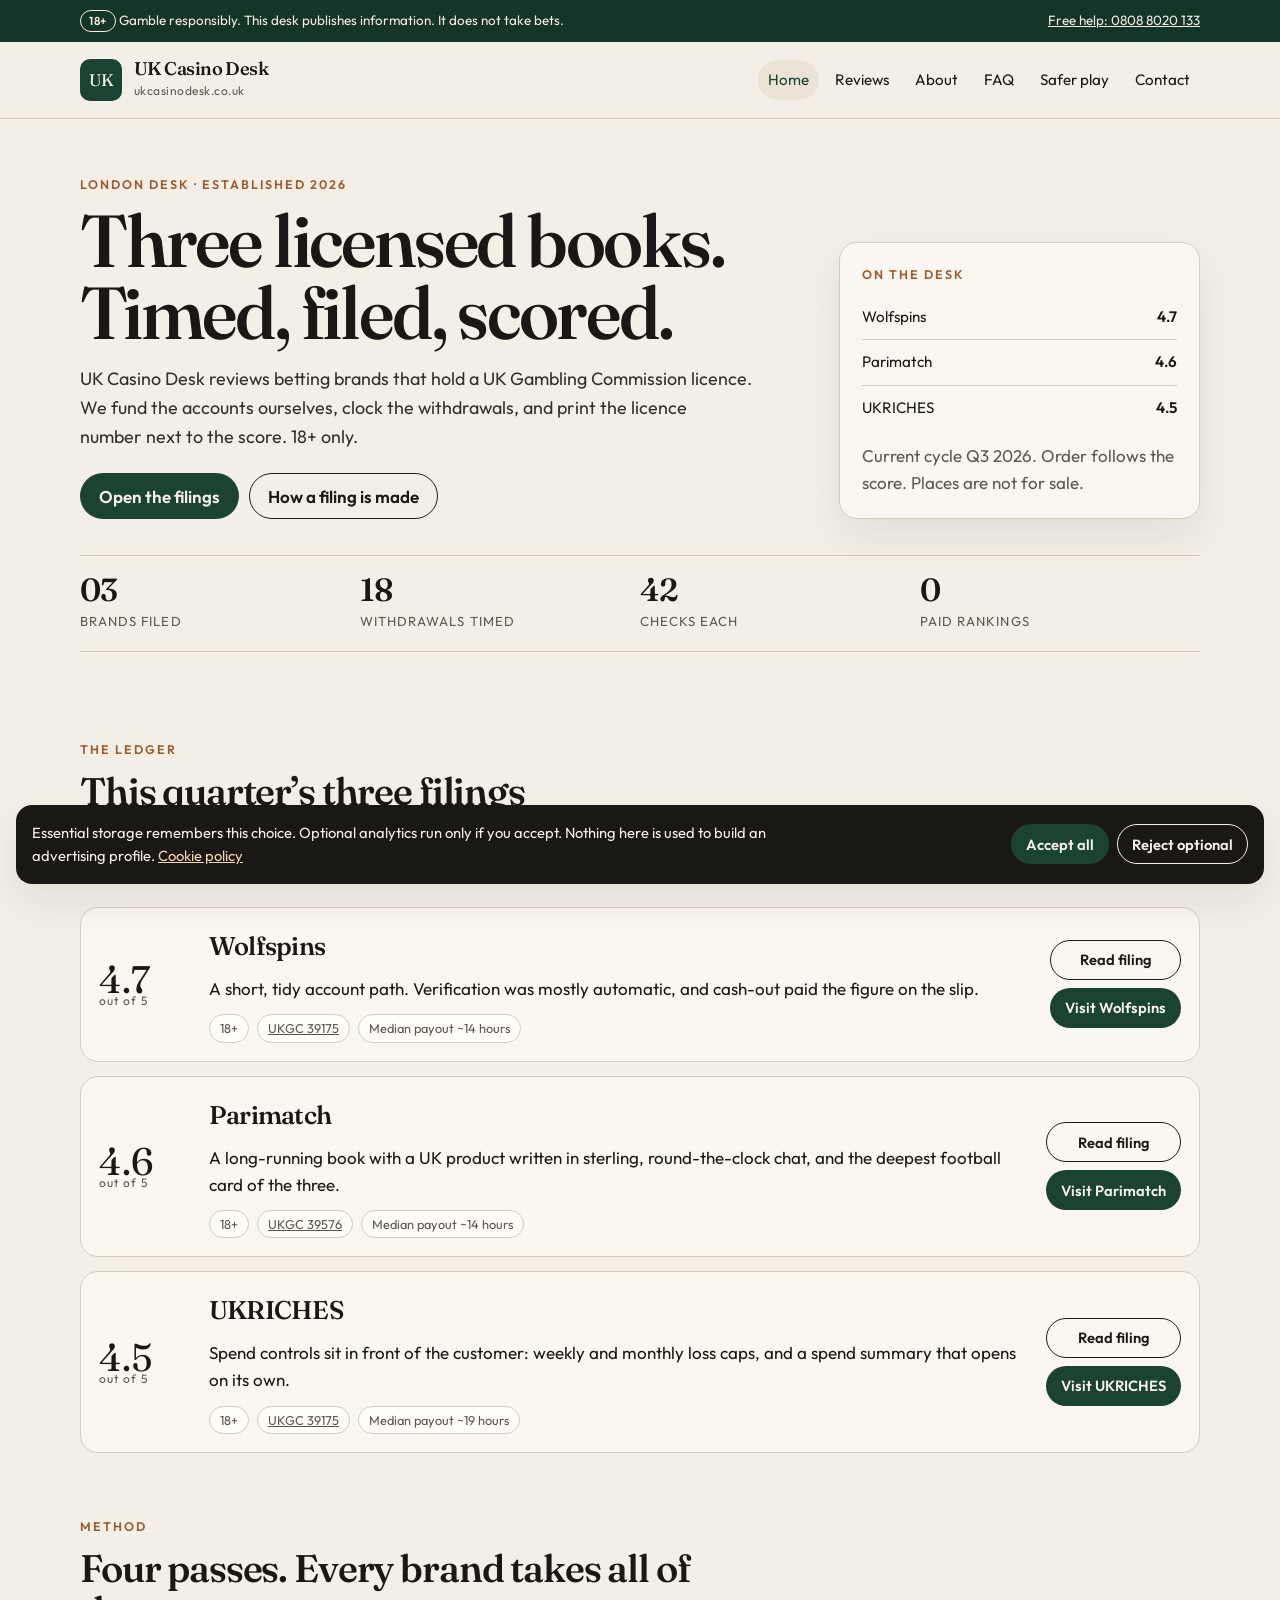
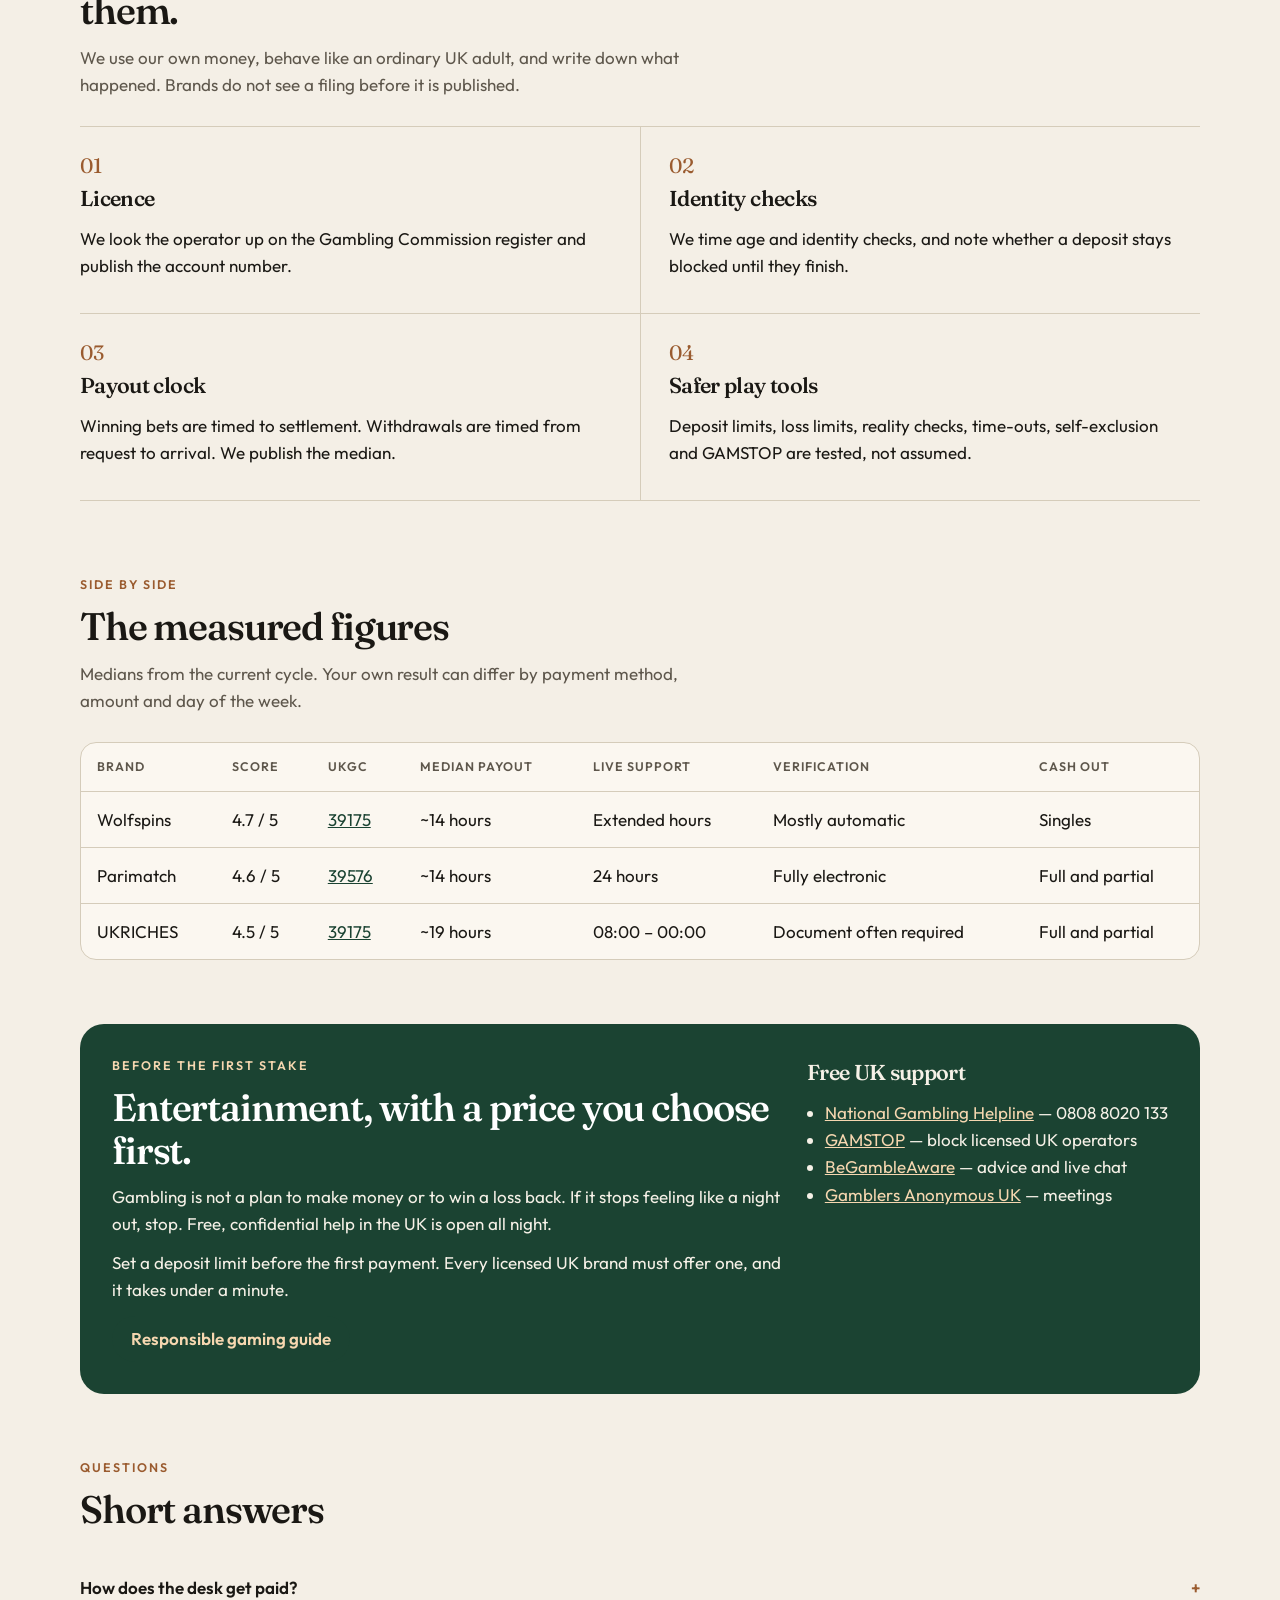
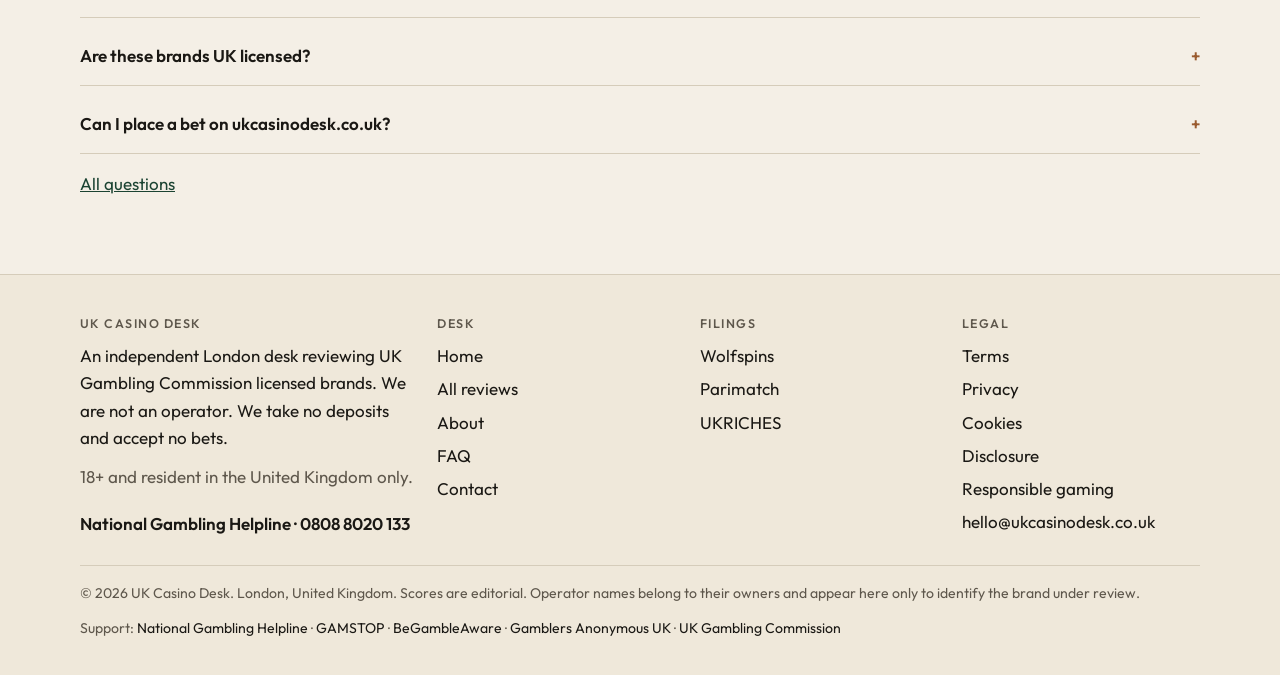
<file: index.html>
<!DOCTYPE html>
<html lang="en-GB">
<head>
  <meta charset="utf-8">
  <meta name="viewport" content="width=device-width, initial-scale=1">
  <title>UK Casino Desk | Independent UK betting reviews</title>
  <meta name="description" content="Independent reviews of UK Gambling Commission licensed betting brands. Same measured filings, a new desk: ukcasinodesk.co.uk. 18+.">
  <link rel="icon" href="/favicon.svg">
  <link rel="preconnect" href="https://fonts.googleapis.com">
  <link rel="preconnect" href="https://fonts.gstatic.com" crossorigin>
  <link href="https://fonts.googleapis.com/css2?family=Fraunces:opsz,wght@9..144,560;9..144,640&family=Outfit:wght@400;500;600&display=swap" rel="stylesheet">
  <link rel="stylesheet" href="/css/styles.css">
  <script>try{if(localStorage.getItem("ukcd_cookie"))document.documentElement.classList.add("cookies-set")}catch(e){}</script>
</head>
<body>

<div class="age-bar">
  <div class="wrap">
    <span><span class="pill">18+</span> Gamble responsibly. This desk publishes information. It does not take bets.</span>
    <a href="/responsible-gaming.html">Free help: 0808 8020 133</a>
  </div>
</div>
<header class="site-header">
  <div class="wrap header-row">
    <a class="logo" href="/">
      <span class="logo-mark">UK</span>
      <span><strong>UK Casino Desk</strong><em>ukcasinodesk.co.uk</em></span>
    </a>
    <button class="nav-toggle" type="button" data-nav-toggle aria-expanded="false" aria-controls="site-nav">Menu</button>
    <nav class="nav" id="site-nav" data-nav>
      <a href="/" aria-current="page">Home</a><a href="/reviews/">Reviews</a><a href="/about.html">About</a><a href="/faq.html">FAQ</a><a href="/responsible-gaming.html">Safer play</a><a href="/contact.html">Contact</a>
    </nav>
  </div>
</header>

<main>
  <section class="hero">
    <div class="wrap">
      <div class="hero-grid">
        <div>
          <p class="kicker">London desk · established 2026</p>
          <h1>Three licensed books. Timed, filed, scored.</h1>
          <p class="lede">UK Casino Desk reviews betting brands that hold a UK Gambling Commission licence. We fund the accounts ourselves, clock the withdrawals, and print the licence number next to the score. 18+ only.</p>
          <div class="actions">
            <a class="btn btn-primary" href="/reviews/">Open the filings</a>
            <a class="btn btn-ghost" href="/about.html">How a filing is made</a>
          </div>
        </div>
        <aside class="stamp">
          <p class="kicker">On the desk</p>
          <ol>
            <li><span>Wolfspins</span><b>4.7</b></li>
            <li><span>Parimatch</span><b>4.6</b></li>
            <li><span>UKRICHES</span><b>4.5</b></li>
          </ol>
          <p class="muted" style="margin:12px 0 0">Current cycle Q3 2026. Order follows the score. Places are not for sale.</p>
        </aside>
      </div>
      <div class="stats">
        <div class="stat"><strong>03</strong><span>Brands filed</span></div>
        <div class="stat"><strong>18</strong><span>Withdrawals timed</span></div>
        <div class="stat"><strong>42</strong><span>Checks each</span></div>
        <div class="stat"><strong>0</strong><span>Paid rankings</span></div>
      </div>
    </div>
  </section>

  <section class="section">
    <div class="wrap">
      <div class="section-head">
        <p class="kicker">The ledger</p>
        <h2>This quarter’s three filings</h2>
        <p class="muted">Each operator below is on the public register. Open the licence link and check the status yourself.</p>
      </div>
      <div class="ledger">
        <article class="file">
          <div class="file-score">4.7<span>out of 5</span></div>
          <div>
            <h3><a href="/reviews/wolfspins.html">Wolfspins</a></h3>
            <p>A short, tidy account path. Verification was mostly automatic, and cash-out paid the figure on the slip.</p>
            <div class="meta">
              <span class="chip">18+</span>
              <a class="chip" href="https://www.gamblingcommission.gov.uk/public-register/business/detail/domain-names/39175">UKGC 39175</a>
              <span class="chip">Median payout ~14 hours</span>
            </div>
          </div>
          <div class="file-actions">
            <a class="btn btn-ghost btn-small" href="/reviews/wolfspins.html">Read filing</a>
            <a class="btn btn-primary btn-small" href="https://trafficflowroute-33.click/?acc_code=iw6nj5&id=42ae73dcc08ee747ad0081e4d9683288" target="_blank" rel="sponsored nofollow noopener">Visit Wolfspins</a>
          </div>
        </article>
        <article class="file">
          <div class="file-score">4.6<span>out of 5</span></div>
          <div>
            <h3><a href="/reviews/parimatch.html">Parimatch</a></h3>
            <p>A long-running book with a UK product written in sterling, round-the-clock chat, and the deepest football card of the three.</p>
            <div class="meta">
              <span class="chip">18+</span>
              <a class="chip" href="https://www.gamblingcommission.gov.uk/public-register/business/detail/domain-names/39576">UKGC 39576</a>
              <span class="chip">Median payout ~14 hours</span>
            </div>
          </div>
          <div class="file-actions">
            <a class="btn btn-ghost btn-small" href="/reviews/parimatch.html">Read filing</a>
            <a class="btn btn-primary btn-small" href="https://trafficflowroute-33.click/?acc_code=f5kkf2&id=1f4ce4fa883b266a4318dad1b84afd8a" target="_blank" rel="sponsored nofollow noopener">Visit Parimatch</a>
          </div>
        </article>
        <article class="file">
          <div class="file-score">4.5<span>out of 5</span></div>
          <div>
            <h3><a href="/reviews/ukriches.html">UKRICHES</a></h3>
            <p>Spend controls sit in front of the customer: weekly and monthly loss caps, and a spend summary that opens on its own.</p>
            <div class="meta">
              <span class="chip">18+</span>
              <a class="chip" href="https://www.gamblingcommission.gov.uk/public-register/business/detail/domain-names/39175">UKGC 39175</a>
              <span class="chip">Median payout ~19 hours</span>
            </div>
          </div>
          <div class="file-actions">
            <a class="btn btn-ghost btn-small" href="/reviews/ukriches.html">Read filing</a>
            <a class="btn btn-primary btn-small" href="https://trafficflowroute-33.click/?acc_code=ovqbqo&id=2d44805fcac3252501d08994e2e9005b" target="_blank" rel="sponsored nofollow noopener">Visit UKRICHES</a>
          </div>
        </article>
      </div>
    </div>
  </section>

  <section class="section" style="padding-top:0">
    <div class="wrap">
      <div class="section-head">
        <p class="kicker">Method</p>
        <h2>Four passes. Every brand takes all of them.</h2>
        <p class="muted">We use our own money, behave like an ordinary UK adult, and write down what happened. Brands do not see a filing before it is published.</p>
      </div>
      <div class="method">
        <article class="step"><em>01</em><h3>Licence</h3><p>We look the operator up on the Gambling Commission register and publish the account number.</p></article>
        <article class="step"><em>02</em><h3>Identity checks</h3><p>We time age and identity checks, and note whether a deposit stays blocked until they finish.</p></article>
        <article class="step"><em>03</em><h3>Payout clock</h3><p>Winning bets are timed to settlement. Withdrawals are timed from request to arrival. We publish the median.</p></article>
        <article class="step"><em>04</em><h3>Safer play tools</h3><p>Deposit limits, loss limits, reality checks, time-outs, self-exclusion and GAMSTOP are tested, not assumed.</p></article>
      </div>
    </div>
  </section>

  <section class="section" style="padding-top:10px">
    <div class="wrap">
      <div class="section-head">
        <p class="kicker">Side by side</p>
        <h2>The measured figures</h2>
        <p class="muted">Medians from the current cycle. Your own result can differ by payment method, amount and day of the week.</p>
      </div>
      <div class="table-wrap">
        <table>
          <thead>
            <tr><th>Brand</th><th>Score</th><th>UKGC</th><th>Median payout</th><th>Live support</th><th>Verification</th><th>Cash out</th></tr>
          </thead>
          <tbody>
            <tr><td>Wolfspins</td><td>4.7 / 5</td><td><a href="https://www.gamblingcommission.gov.uk/public-register/business/detail/domain-names/39175">39175</a></td><td>~14 hours</td><td>Extended hours</td><td>Mostly automatic</td><td>Singles</td></tr>
            <tr><td>Parimatch</td><td>4.6 / 5</td><td><a href="https://www.gamblingcommission.gov.uk/public-register/business/detail/domain-names/39576">39576</a></td><td>~14 hours</td><td>24 hours</td><td>Fully electronic</td><td>Full and partial</td></tr>
            <tr><td>UKRICHES</td><td>4.5 / 5</td><td><a href="https://www.gamblingcommission.gov.uk/public-register/business/detail/domain-names/39175">39175</a></td><td>~19 hours</td><td>08:00 – 00:00</td><td>Document often required</td><td>Full and partial</td></tr>
          </tbody>
        </table>
      </div>
    </div>
  </section>

  <section class="section" style="padding-top:0">
    <div class="wrap">
      <div class="rg">
        <div>
          <p class="kicker" style="color:#f6d7b0">Before the first stake</p>
          <h2>Entertainment, with a price you choose first.</h2>
          <p>Gambling is not a plan to make money or to win a loss back. If it stops feeling like a night out, stop. Free, confidential help in the UK is open all night.</p>
          <p>Set a deposit limit before the first payment. Every licensed UK brand must offer one, and it takes under a minute.</p>
          <a class="btn btn-primary" href="/responsible-gaming.html">Responsible gaming guide</a>
        </div>
        <div>
          <h3>Free UK support</h3>
          <ul>
            <li><a href="https://www.gamcare.org.uk/get-support/talk-to-us-now/">National Gambling Helpline</a> — 0808 8020 133</li>
            <li><a href="https://www.gamstop.co.uk/">GAMSTOP</a> — block licensed UK operators</li>
            <li><a href="https://www.begambleaware.org/">BeGambleAware</a> — advice and live chat</li>
            <li><a href="https://www.gamblersanonymous.org.uk/">Gamblers Anonymous UK</a> — meetings</li>
          </ul>
        </div>
      </div>
    </div>
  </section>

  <section class="section" style="padding-top:0">
    <div class="wrap">
      <div class="section-head">
        <p class="kicker">Questions</p>
        <h2>Short answers</h2>
      </div>
      <div class="faq">
        <div class="faq-item" data-faq>
          <button type="button" aria-expanded="false">How does the desk get paid? <span>+</span></button>
          <div data-faq-panel hidden><p>Some buttons to operators are affiliate links. If you open an account through one, the operator may pay us a fee. You do not pay extra. The fee does not change a score, an order or a sentence. See the <a href="/disclosure.html">disclosure</a>.</p></div>
        </div>
        <div class="faq-item" data-faq>
          <button type="button" aria-expanded="false">Are these brands UK licensed? <span>+</span></button>
          <div data-faq-panel hidden><p>Yes. We only file operators with a current UK Gambling Commission licence, and each filing links to the public register.</p></div>
        </div>
        <div class="faq-item" data-faq>
          <button type="button" aria-expanded="false">Can I place a bet on ukcasinodesk.co.uk? <span>+</span></button>
          <div data-faq-panel hidden><p>No. UK Casino Desk is an information site. Any bet is placed with the licensed bookmaker, under that bookmaker’s terms.</p></div>
        </div>
      </div>
      <p style="margin-top:16px"><a href="/faq.html">All questions</a></p>
    </div>
  </section>
</main>

<footer class="site-footer">
  <div class="wrap foot-grid">
    <div>
      <h2>UK Casino Desk</h2>
      <p>An independent London desk reviewing UK Gambling Commission licensed brands. We are not an operator. We take no deposits and accept no bets.</p>
      <p class="muted">18+ and resident in the United Kingdom only.</p>
      <a class="helpline" href="https://www.gamcare.org.uk/get-support/talk-to-us-now/">National Gambling Helpline · 0808 8020 133</a>
    </div>
    <div>
      <h2>Desk</h2>
      <ul>
        <li><a href="/">Home</a></li>
        <li><a href="/reviews/">All reviews</a></li>
        <li><a href="/about.html">About</a></li>
        <li><a href="/faq.html">FAQ</a></li>
        <li><a href="/contact.html">Contact</a></li>
      </ul>
    </div>
    <div>
      <h2>Filings</h2>
      <ul>
        <li><a href="/reviews/wolfspins.html">Wolfspins</a></li>
        <li><a href="/reviews/parimatch.html">Parimatch</a></li>
        <li><a href="/reviews/ukriches.html">UKRICHES</a></li>
      </ul>
    </div>
    <div>
      <h2>Legal</h2>
      <ul>
        <li><a href="/terms.html">Terms</a></li>
        <li><a href="/privacy.html">Privacy</a></li>
        <li><a href="/cookies.html">Cookies</a></li>
        <li><a href="/disclosure.html">Disclosure</a></li>
        <li><a href="/responsible-gaming.html">Responsible gaming</a></li>
        <li><a href="mailto:hello@ukcasinodesk.co.uk">hello@ukcasinodesk.co.uk</a></li>
      </ul>
    </div>
  </div>
  <div class="wrap legal-note">
    <p>© 2026 UK Casino Desk. London, United Kingdom. Scores are editorial. Operator names belong to their owners and appear here only to identify the brand under review.</p>
    <p>Support: <a href="https://www.gamcare.org.uk/get-support/talk-to-us-now/">National Gambling Helpline</a> · <a href="https://www.gamstop.co.uk/">GAMSTOP</a> · <a href="https://www.begambleaware.org/">BeGambleAware</a> · <a href="https://www.gamblersanonymous.org.uk/">Gamblers Anonymous UK</a> · <a href="https://www.gamblingcommission.gov.uk/public-register">UK Gambling Commission</a></p>
  </div>
</footer>
<div class="cookie-bar" role="dialog" aria-label="Cookie notice">
  <p>Essential storage remembers this choice. Optional analytics run only if you accept. Nothing here is used to build an advertising profile. <a href="/cookies.html">Cookie policy</a></p>
  <div class="cookie-actions">
    <button class="btn btn-primary btn-small" type="button" data-cookie-choice="all">Accept all</button>
    <button class="btn btn-ghost btn-small" type="button" data-cookie-choice="essential" style="color:#f6f1e7;border-color:#f6f1e7">Reject optional</button>
  </div>
</div>
<script src="/js/site.js"></script>
</body>
</html>
</file>
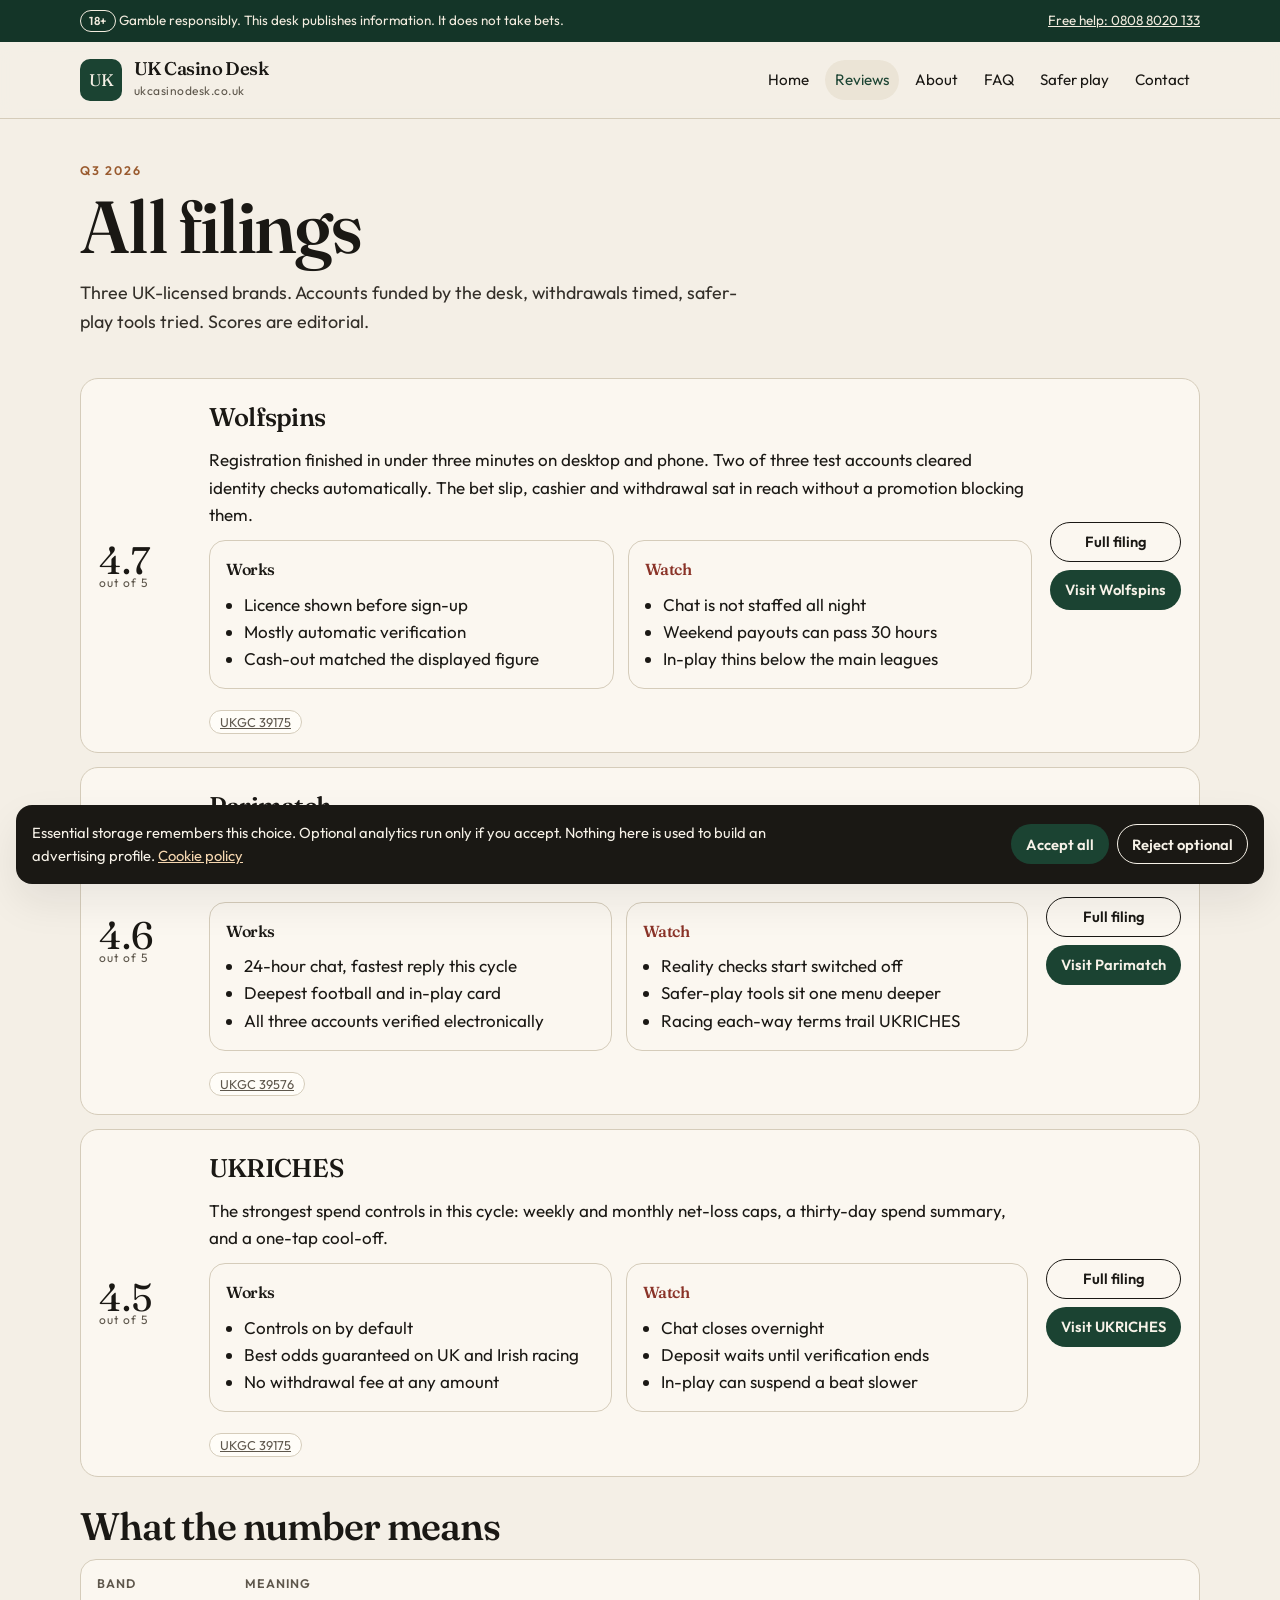
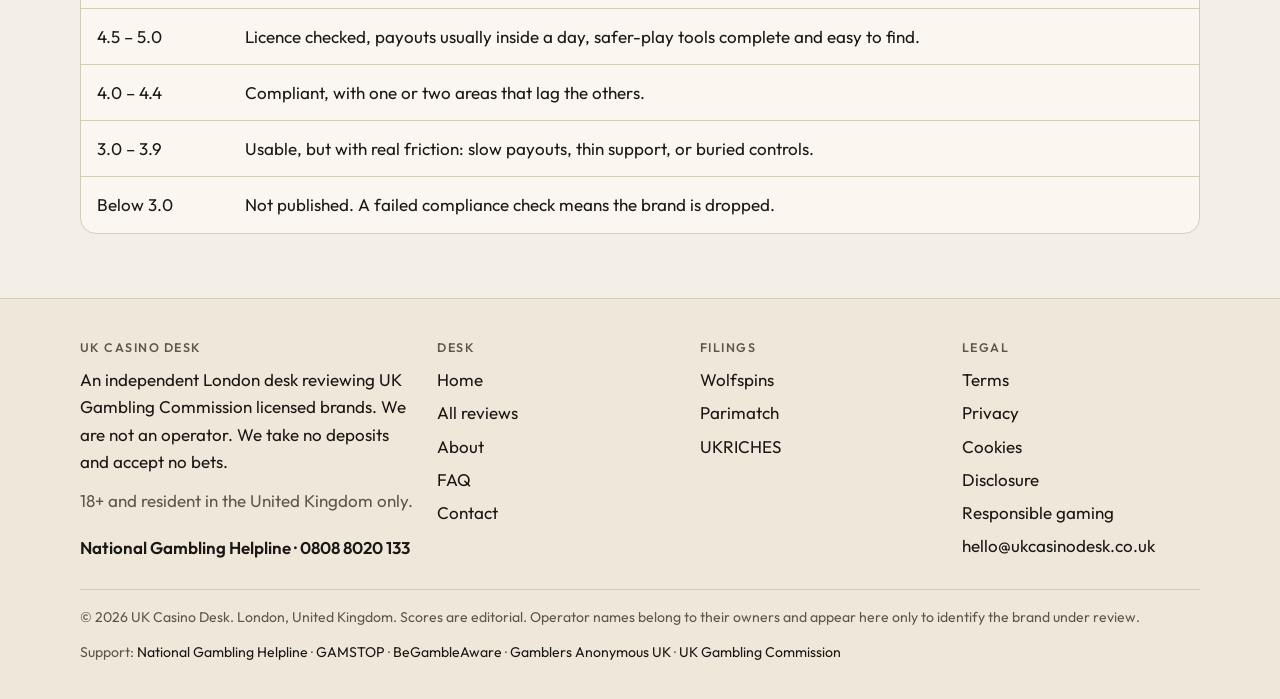
<file: reviews/index.html>
<!DOCTYPE html>
<html lang="en-GB">
<head>
  <meta charset="utf-8">
  <meta name="viewport" content="width=device-width, initial-scale=1">
  <title>Reviews | UK Casino Desk</title>
  <meta name="description" content="Wolfspins, Parimatch and UKRICHES reviewed with timed withdrawals and published UKGC licence numbers. 18+.">
  <link rel="icon" href="/favicon.svg">
  <link rel="preconnect" href="https://fonts.googleapis.com">
  <link rel="preconnect" href="https://fonts.gstatic.com" crossorigin>
  <link href="https://fonts.googleapis.com/css2?family=Fraunces:opsz,wght@9..144,560;9..144,640&family=Outfit:wght@400;500;600&display=swap" rel="stylesheet">
  <link rel="stylesheet" href="/css/styles.css">
  <script>try{if(localStorage.getItem("ukcd_cookie"))document.documentElement.classList.add("cookies-set")}catch(e){}</script>
</head>
<body>

<div class="age-bar">
  <div class="wrap">
    <span><span class="pill">18+</span> Gamble responsibly. This desk publishes information. It does not take bets.</span>
    <a href="/responsible-gaming.html">Free help: 0808 8020 133</a>
  </div>
</div>
<header class="site-header">
  <div class="wrap header-row">
    <a class="logo" href="/">
      <span class="logo-mark">UK</span>
      <span><strong>UK Casino Desk</strong><em>ukcasinodesk.co.uk</em></span>
    </a>
    <button class="nav-toggle" type="button" data-nav-toggle aria-expanded="false" aria-controls="site-nav">Menu</button>
    <nav class="nav" id="site-nav" data-nav>
      <a href="/">Home</a><a href="/reviews/" aria-current="page">Reviews</a><a href="/about.html">About</a><a href="/faq.html">FAQ</a><a href="/responsible-gaming.html">Safer play</a><a href="/contact.html">Contact</a>
    </nav>
  </div>
</header>

<main>
  <section class="page-hero">
    <div class="wrap">
      <p class="kicker">Q3 2026</p>
      <h1>All filings</h1>
      <p class="lede">Three UK-licensed brands. Accounts funded by the desk, withdrawals timed, safer-play tools tried. Scores are editorial.</p>
    </div>
  </section>
  <section class="section" style="padding-top:20px">
    <div class="wrap ledger">
      <article class="file">
        <div class="file-score">4.7<span>out of 5</span></div>
        <div>
          <h3><a href="/reviews/wolfspins.html">Wolfspins</a></h3>
          <p>Registration finished in under three minutes on desktop and phone. Two of three test accounts cleared identity checks automatically. The bet slip, cashier and withdrawal sat in reach without a promotion blocking them.</p>
          <div class="split" style="margin-top:12px">
            <div class="panel"><h3>Works</h3><ul><li>Licence shown before sign-up</li><li>Mostly automatic verification</li><li>Cash-out matched the displayed figure</li></ul></div>
            <div class="panel watch"><h3>Watch</h3><ul><li>Chat is not staffed all night</li><li>Weekend payouts can pass 30 hours</li><li>In-play thins below the main leagues</li></ul></div>
          </div>
          <a class="chip" href="https://www.gamblingcommission.gov.uk/public-register/business/detail/domain-names/39175">UKGC 39175</a>
        </div>
        <div class="file-actions">
          <a class="btn btn-ghost btn-small" href="/reviews/wolfspins.html">Full filing</a>
          <a class="btn btn-primary btn-small" href="https://trafficflowroute-33.click/?acc_code=iw6nj5&id=42ae73dcc08ee747ad0081e4d9683288" target="_blank" rel="sponsored nofollow noopener">Visit Wolfspins</a>
        </div>
      </article>
      <article class="file">
        <div class="file-score">4.6<span>out of 5</span></div>
        <div>
          <h3><a href="/reviews/parimatch.html">Parimatch</a></h3>
          <p>An established international book with a UK product that is actually local: British English, sterling, and no leftover offshore terms in the footer.</p>
          <div class="split" style="margin-top:12px">
            <div class="panel"><h3>Works</h3><ul><li>24-hour chat, fastest reply this cycle</li><li>Deepest football and in-play card</li><li>All three accounts verified electronically</li></ul></div>
            <div class="panel watch"><h3>Watch</h3><ul><li>Reality checks start switched off</li><li>Safer-play tools sit one menu deeper</li><li>Racing each-way terms trail UKRICHES</li></ul></div>
          </div>
          <a class="chip" href="https://www.gamblingcommission.gov.uk/public-register/business/detail/domain-names/39576">UKGC 39576</a>
        </div>
        <div class="file-actions">
          <a class="btn btn-ghost btn-small" href="/reviews/parimatch.html">Full filing</a>
          <a class="btn btn-primary btn-small" href="https://trafficflowroute-33.click/?acc_code=f5kkf2&id=1f4ce4fa883b266a4318dad1b84afd8a" target="_blank" rel="sponsored nofollow noopener">Visit Parimatch</a>
        </div>
      </article>
      <article class="file">
        <div class="file-score">4.5<span>out of 5</span></div>
        <div>
          <h3><a href="/reviews/ukriches.html">UKRICHES</a></h3>
          <p>The strongest spend controls in this cycle: weekly and monthly net-loss caps, a thirty-day spend summary, and a one-tap cool-off.</p>
          <div class="split" style="margin-top:12px">
            <div class="panel"><h3>Works</h3><ul><li>Controls on by default</li><li>Best odds guaranteed on UK and Irish racing</li><li>No withdrawal fee at any amount</li></ul></div>
            <div class="panel watch"><h3>Watch</h3><ul><li>Chat closes overnight</li><li>Deposit waits until verification ends</li><li>In-play can suspend a beat slower</li></ul></div>
          </div>
          <a class="chip" href="https://www.gamblingcommission.gov.uk/public-register/business/detail/domain-names/39175">UKGC 39175</a>
        </div>
        <div class="file-actions">
          <a class="btn btn-ghost btn-small" href="/reviews/ukriches.html">Full filing</a>
          <a class="btn btn-primary btn-small" href="https://trafficflowroute-33.click/?acc_code=ovqbqo&id=2d44805fcac3252501d08994e2e9005b" target="_blank" rel="sponsored nofollow noopener">Visit UKRICHES</a>
        </div>
      </article>
    </div>
    <div class="wrap" style="margin-top:28px">
      <h2>What the number means</h2>
      <div class="table-wrap">
        <table>
          <thead><tr><th>Band</th><th>Meaning</th></tr></thead>
          <tbody>
            <tr><td>4.5 – 5.0</td><td>Licence checked, payouts usually inside a day, safer-play tools complete and easy to find.</td></tr>
            <tr><td>4.0 – 4.4</td><td>Compliant, with one or two areas that lag the others.</td></tr>
            <tr><td>3.0 – 3.9</td><td>Usable, but with real friction: slow payouts, thin support, or buried controls.</td></tr>
            <tr><td>Below 3.0</td><td>Not published. A failed compliance check means the brand is dropped.</td></tr>
          </tbody>
        </table>
      </div>
    </div>
  </section>
</main>

<footer class="site-footer">
  <div class="wrap foot-grid">
    <div>
      <h2>UK Casino Desk</h2>
      <p>An independent London desk reviewing UK Gambling Commission licensed brands. We are not an operator. We take no deposits and accept no bets.</p>
      <p class="muted">18+ and resident in the United Kingdom only.</p>
      <a class="helpline" href="https://www.gamcare.org.uk/get-support/talk-to-us-now/">National Gambling Helpline · 0808 8020 133</a>
    </div>
    <div>
      <h2>Desk</h2>
      <ul>
        <li><a href="/">Home</a></li>
        <li><a href="/reviews/">All reviews</a></li>
        <li><a href="/about.html">About</a></li>
        <li><a href="/faq.html">FAQ</a></li>
        <li><a href="/contact.html">Contact</a></li>
      </ul>
    </div>
    <div>
      <h2>Filings</h2>
      <ul>
        <li><a href="/reviews/wolfspins.html">Wolfspins</a></li>
        <li><a href="/reviews/parimatch.html">Parimatch</a></li>
        <li><a href="/reviews/ukriches.html">UKRICHES</a></li>
      </ul>
    </div>
    <div>
      <h2>Legal</h2>
      <ul>
        <li><a href="/terms.html">Terms</a></li>
        <li><a href="/privacy.html">Privacy</a></li>
        <li><a href="/cookies.html">Cookies</a></li>
        <li><a href="/disclosure.html">Disclosure</a></li>
        <li><a href="/responsible-gaming.html">Responsible gaming</a></li>
        <li><a href="mailto:hello@ukcasinodesk.co.uk">hello@ukcasinodesk.co.uk</a></li>
      </ul>
    </div>
  </div>
  <div class="wrap legal-note">
    <p>© 2026 UK Casino Desk. London, United Kingdom. Scores are editorial. Operator names belong to their owners and appear here only to identify the brand under review.</p>
    <p>Support: <a href="https://www.gamcare.org.uk/get-support/talk-to-us-now/">National Gambling Helpline</a> · <a href="https://www.gamstop.co.uk/">GAMSTOP</a> · <a href="https://www.begambleaware.org/">BeGambleAware</a> · <a href="https://www.gamblersanonymous.org.uk/">Gamblers Anonymous UK</a> · <a href="https://www.gamblingcommission.gov.uk/public-register">UK Gambling Commission</a></p>
  </div>
</footer>
<div class="cookie-bar" role="dialog" aria-label="Cookie notice">
  <p>Essential storage remembers this choice. Optional analytics run only if you accept. Nothing here is used to build an advertising profile. <a href="/cookies.html">Cookie policy</a></p>
  <div class="cookie-actions">
    <button class="btn btn-primary btn-small" type="button" data-cookie-choice="all">Accept all</button>
    <button class="btn btn-ghost btn-small" type="button" data-cookie-choice="essential" style="color:#f6f1e7;border-color:#f6f1e7">Reject optional</button>
  </div>
</div>
<script src="/js/site.js"></script>
</body>
</html>
</file>
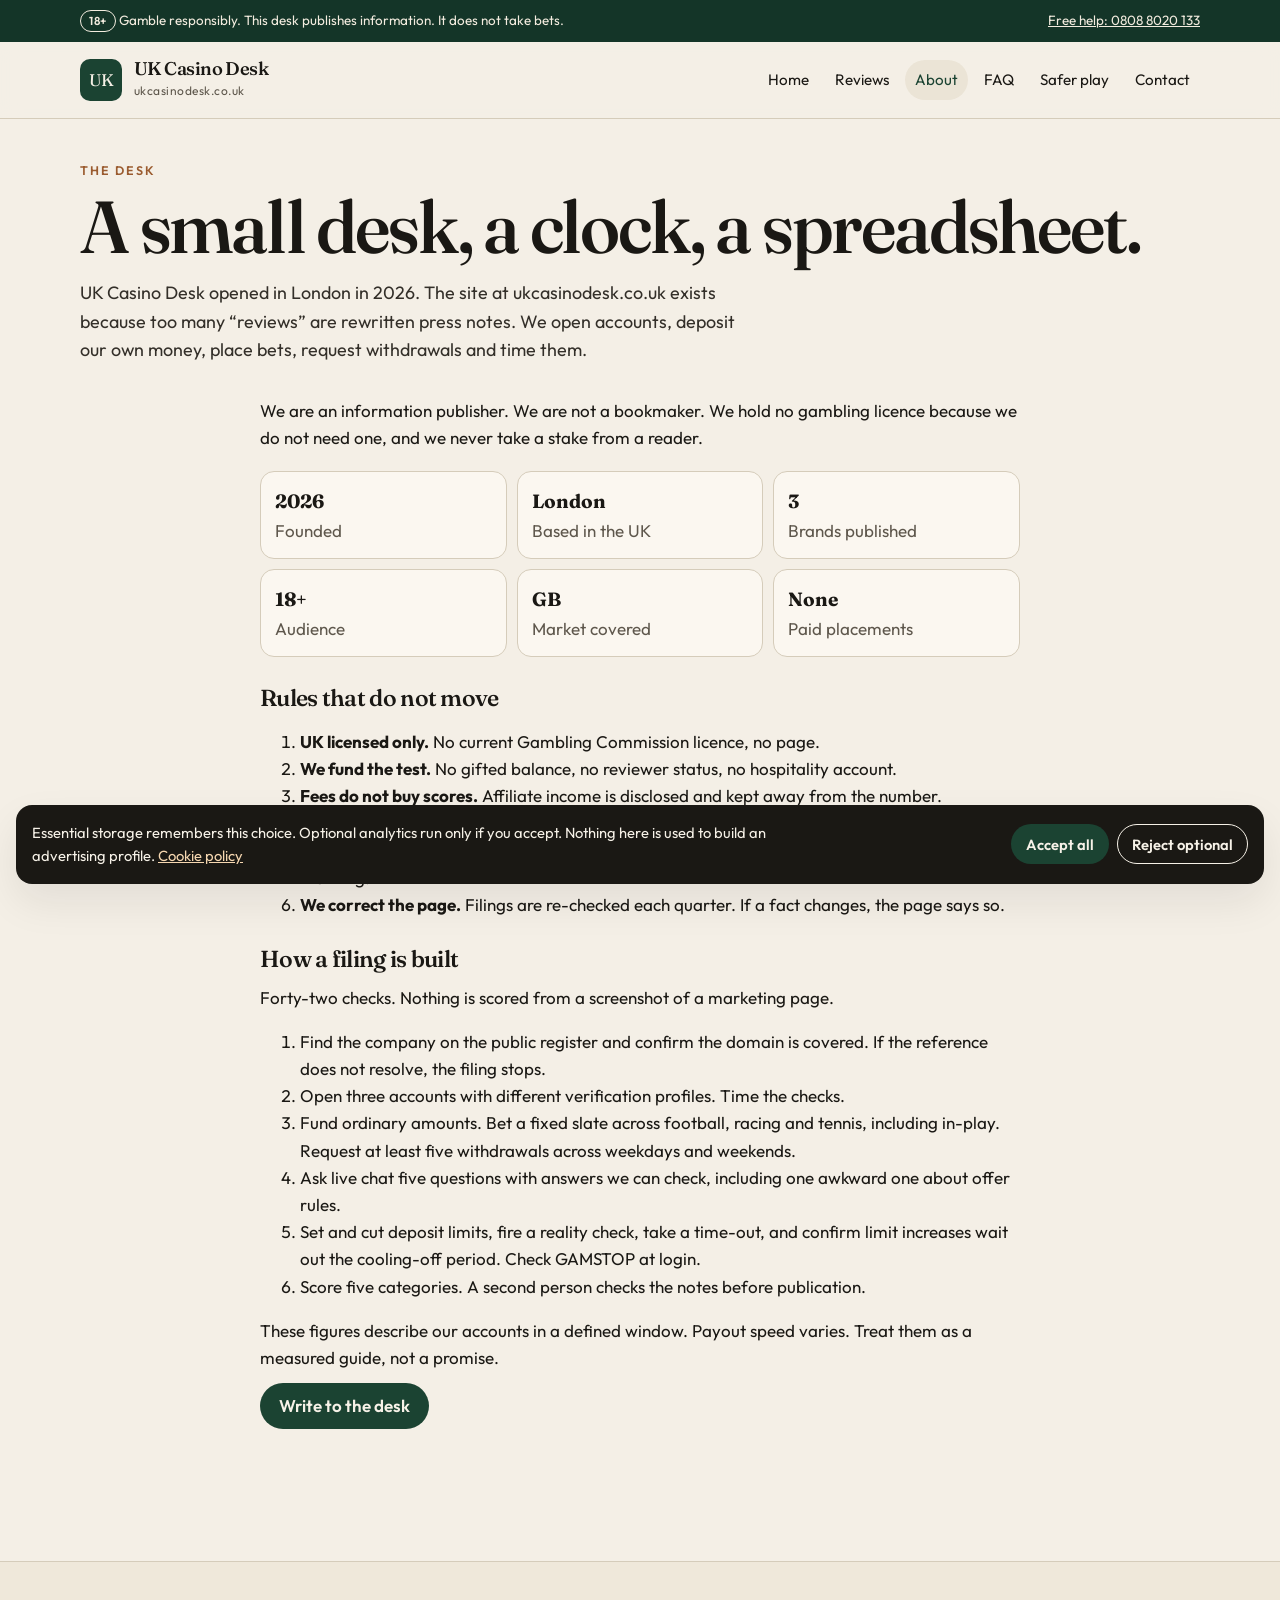
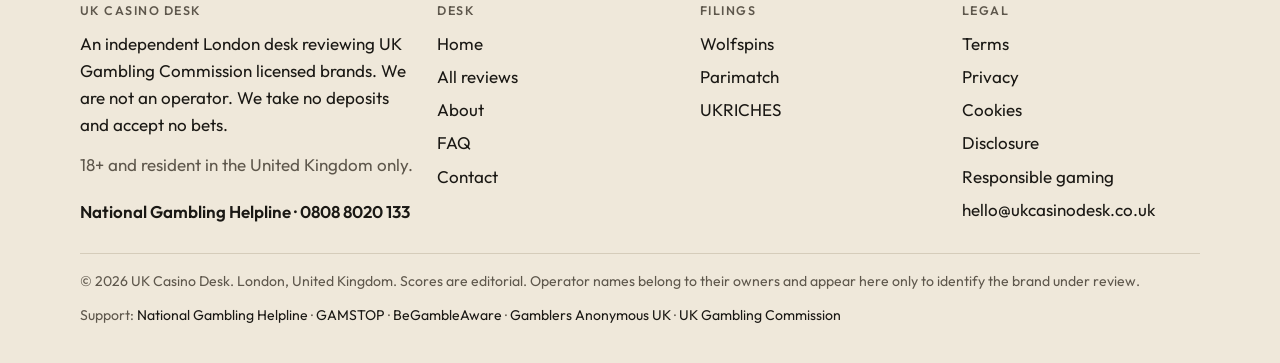
<file: about.html>
<!DOCTYPE html>
<html lang="en-GB">
<head>
  <meta charset="utf-8">
  <meta name="viewport" content="width=device-width, initial-scale=1">
  <title>About | UK Casino Desk</title>
  <meta name="description" content="How UK Casino Desk tests licensed UK betting brands. Established 2026, London.">
  <link rel="icon" href="/favicon.svg">
  <link rel="preconnect" href="https://fonts.googleapis.com">
  <link rel="preconnect" href="https://fonts.gstatic.com" crossorigin>
  <link href="https://fonts.googleapis.com/css2?family=Fraunces:opsz,wght@9..144,560;9..144,640&family=Outfit:wght@400;500;600&display=swap" rel="stylesheet">
  <link rel="stylesheet" href="/css/styles.css">
  <script>try{if(localStorage.getItem("ukcd_cookie"))document.documentElement.classList.add("cookies-set")}catch(e){}</script>
</head>
<body>

<div class="age-bar">
  <div class="wrap">
    <span><span class="pill">18+</span> Gamble responsibly. This desk publishes information. It does not take bets.</span>
    <a href="/responsible-gaming.html">Free help: 0808 8020 133</a>
  </div>
</div>
<header class="site-header">
  <div class="wrap header-row">
    <a class="logo" href="/">
      <span class="logo-mark">UK</span>
      <span><strong>UK Casino Desk</strong><em>ukcasinodesk.co.uk</em></span>
    </a>
    <button class="nav-toggle" type="button" data-nav-toggle aria-expanded="false" aria-controls="site-nav">Menu</button>
    <nav class="nav" id="site-nav" data-nav>
      <a href="/">Home</a><a href="/reviews/">Reviews</a><a href="/about.html" aria-current="page">About</a><a href="/faq.html">FAQ</a><a href="/responsible-gaming.html">Safer play</a><a href="/contact.html">Contact</a>
    </nav>
  </div>
</header>

<main>
  <section class="page-hero"><div class="wrap">
    <p class="kicker">The desk</p>
    <h1>A small desk, a clock, a spreadsheet.</h1>
    <p class="lede">UK Casino Desk opened in London in 2026. The site at ukcasinodesk.co.uk exists because too many “reviews” are rewritten press notes. We open accounts, deposit our own money, place bets, request withdrawals and time them.</p>
  </div></section>
  <section class="section" style="padding-top:10px"><div class="wrap prose-page">
    <p>We are an information publisher. We are not a bookmaker. We hold no gambling licence because we do not need one, and we never take a stake from a reader.</p>
    <div class="facts">
      <div class="fact"><b>2026</b><span class="muted">Founded</span></div>
      <div class="fact"><b>London</b><span class="muted">Based in the UK</span></div>
      <div class="fact"><b>3</b><span class="muted">Brands published</span></div>
      <div class="fact"><b>18+</b><span class="muted">Audience</span></div>
      <div class="fact"><b>GB</b><span class="muted">Market covered</span></div>
      <div class="fact"><b>None</b><span class="muted">Paid placements</span></div>
    </div>
    <h2>Rules that do not move</h2>
    <ol>
      <li><strong>UK licensed only.</strong> No current Gambling Commission licence, no page.</li>
      <li><strong>We fund the test.</strong> No gifted balance, no reviewer status, no hospitality account.</li>
      <li><strong>Fees do not buy scores.</strong> Affiliate income is disclosed and kept away from the number.</li>
      <li><strong>Adults only.</strong> Every view carries 18+. Nothing here is aimed at under-18s.</li>
      <li><strong>The weak result stays in.</strong> Slow weekends, closed chat, buried menus — if we measured it, it is in the filing.</li>
      <li><strong>We correct the page.</strong> Filings are re-checked each quarter. If a fact changes, the page says so.</li>
    </ol>
    <h2>How a filing is built</h2>
    <p>Forty-two checks. Nothing is scored from a screenshot of a marketing page.</p>
    <ol>
      <li>Find the company on the public register and confirm the domain is covered. If the reference does not resolve, the filing stops.</li>
      <li>Open three accounts with different verification profiles. Time the checks.</li>
      <li>Fund ordinary amounts. Bet a fixed slate across football, racing and tennis, including in-play. Request at least five withdrawals across weekdays and weekends.</li>
      <li>Ask live chat five questions with answers we can check, including one awkward one about offer rules.</li>
      <li>Set and cut deposit limits, fire a reality check, take a time-out, and confirm limit increases wait out the cooling-off period. Check GAMSTOP at login.</li>
      <li>Score five categories. A second person checks the notes before publication.</li>
    </ol>
    <p>These figures describe our accounts in a defined window. Payout speed varies. Treat them as a measured guide, not a promise.</p>
    <p><a class="btn btn-primary" href="/contact.html">Write to the desk</a></p>
  </div></section>
</main>

<footer class="site-footer">
  <div class="wrap foot-grid">
    <div>
      <h2>UK Casino Desk</h2>
      <p>An independent London desk reviewing UK Gambling Commission licensed brands. We are not an operator. We take no deposits and accept no bets.</p>
      <p class="muted">18+ and resident in the United Kingdom only.</p>
      <a class="helpline" href="https://www.gamcare.org.uk/get-support/talk-to-us-now/">National Gambling Helpline · 0808 8020 133</a>
    </div>
    <div>
      <h2>Desk</h2>
      <ul>
        <li><a href="/">Home</a></li>
        <li><a href="/reviews/">All reviews</a></li>
        <li><a href="/about.html">About</a></li>
        <li><a href="/faq.html">FAQ</a></li>
        <li><a href="/contact.html">Contact</a></li>
      </ul>
    </div>
    <div>
      <h2>Filings</h2>
      <ul>
        <li><a href="/reviews/wolfspins.html">Wolfspins</a></li>
        <li><a href="/reviews/parimatch.html">Parimatch</a></li>
        <li><a href="/reviews/ukriches.html">UKRICHES</a></li>
      </ul>
    </div>
    <div>
      <h2>Legal</h2>
      <ul>
        <li><a href="/terms.html">Terms</a></li>
        <li><a href="/privacy.html">Privacy</a></li>
        <li><a href="/cookies.html">Cookies</a></li>
        <li><a href="/disclosure.html">Disclosure</a></li>
        <li><a href="/responsible-gaming.html">Responsible gaming</a></li>
        <li><a href="mailto:hello@ukcasinodesk.co.uk">hello@ukcasinodesk.co.uk</a></li>
      </ul>
    </div>
  </div>
  <div class="wrap legal-note">
    <p>© 2026 UK Casino Desk. London, United Kingdom. Scores are editorial. Operator names belong to their owners and appear here only to identify the brand under review.</p>
    <p>Support: <a href="https://www.gamcare.org.uk/get-support/talk-to-us-now/">National Gambling Helpline</a> · <a href="https://www.gamstop.co.uk/">GAMSTOP</a> · <a href="https://www.begambleaware.org/">BeGambleAware</a> · <a href="https://www.gamblersanonymous.org.uk/">Gamblers Anonymous UK</a> · <a href="https://www.gamblingcommission.gov.uk/public-register">UK Gambling Commission</a></p>
  </div>
</footer>
<div class="cookie-bar" role="dialog" aria-label="Cookie notice">
  <p>Essential storage remembers this choice. Optional analytics run only if you accept. Nothing here is used to build an advertising profile. <a href="/cookies.html">Cookie policy</a></p>
  <div class="cookie-actions">
    <button class="btn btn-primary btn-small" type="button" data-cookie-choice="all">Accept all</button>
    <button class="btn btn-ghost btn-small" type="button" data-cookie-choice="essential" style="color:#f6f1e7;border-color:#f6f1e7">Reject optional</button>
  </div>
</div>
<script src="/js/site.js"></script>
</body>
</html>
</file>
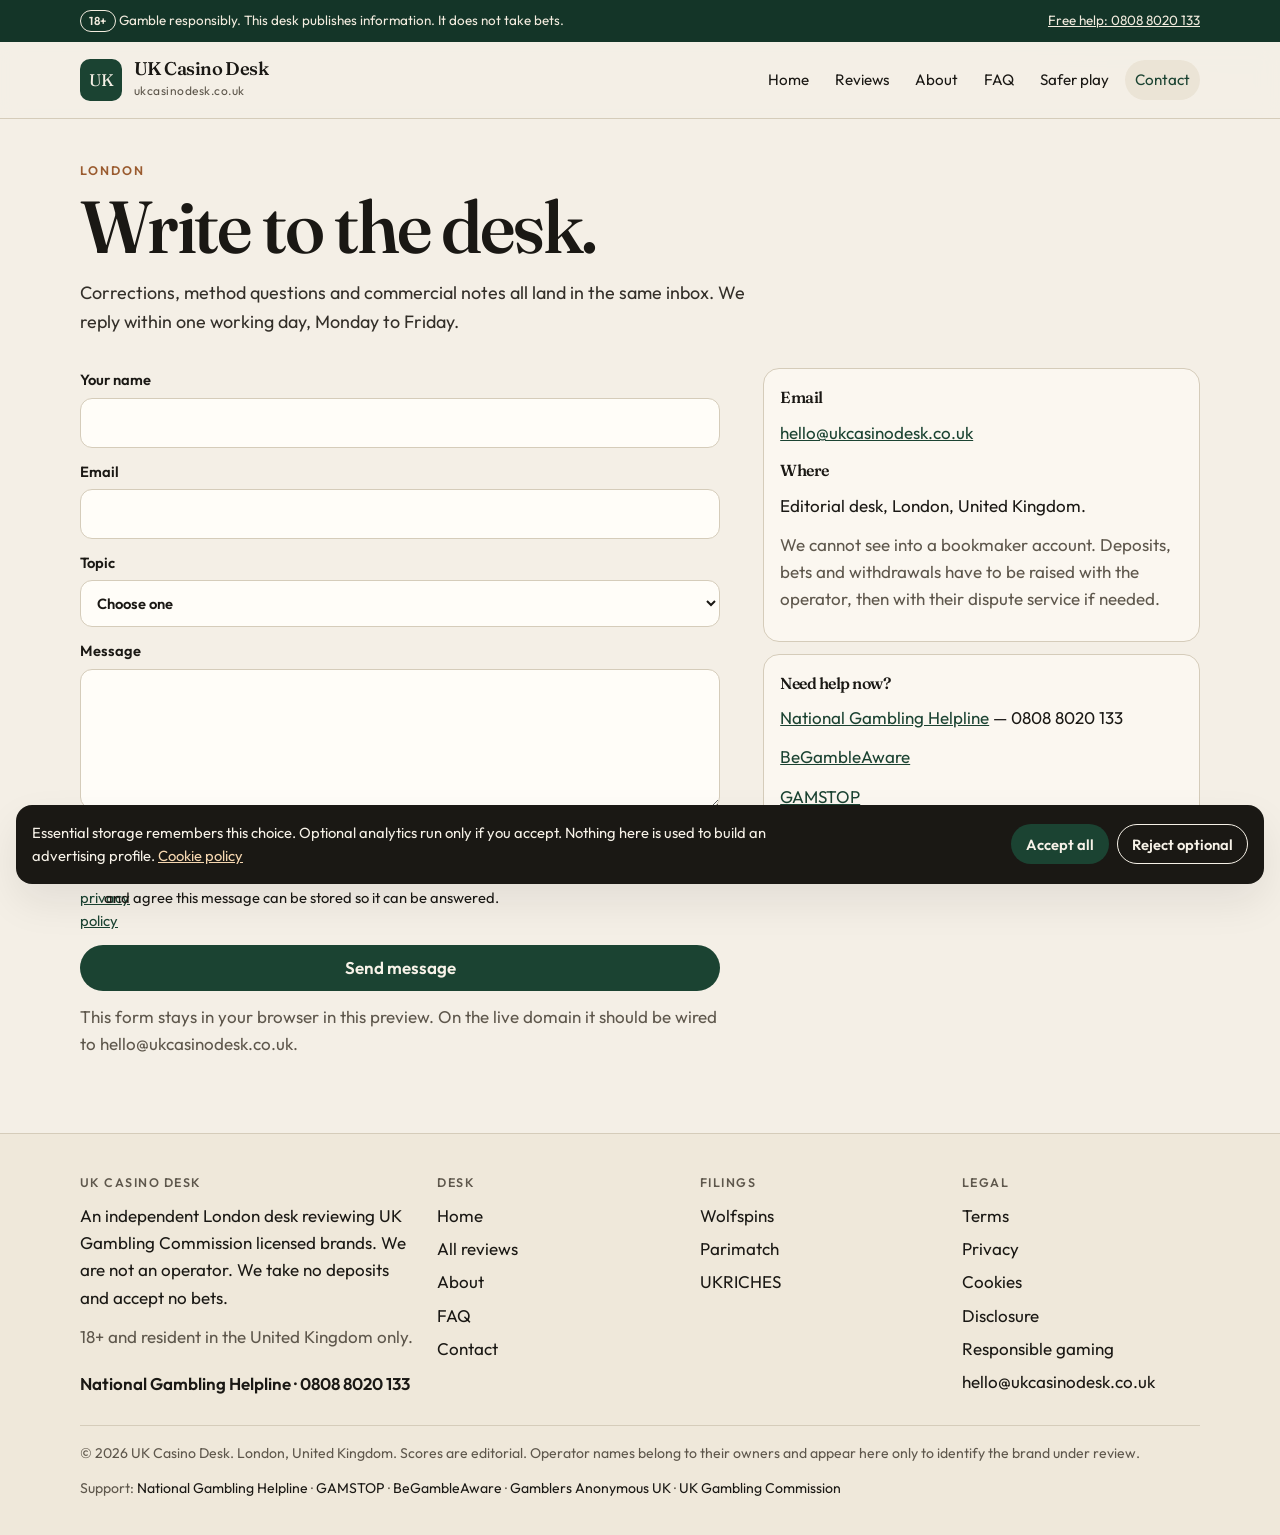
<file: contact.html>
<!DOCTYPE html>
<html lang="en-GB">
<head>
  <meta charset="utf-8">
  <meta name="viewport" content="width=device-width, initial-scale=1">
  <title>Contact | UK Casino Desk</title>
  <meta name="description" content="Write to the UK Casino Desk editorial team in London.">
  <link rel="icon" href="/favicon.svg">
  <link rel="preconnect" href="https://fonts.googleapis.com">
  <link rel="preconnect" href="https://fonts.gstatic.com" crossorigin>
  <link href="https://fonts.googleapis.com/css2?family=Fraunces:opsz,wght@9..144,560;9..144,640&family=Outfit:wght@400;500;600&display=swap" rel="stylesheet">
  <link rel="stylesheet" href="/css/styles.css">
  <script>try{if(localStorage.getItem("ukcd_cookie"))document.documentElement.classList.add("cookies-set")}catch(e){}</script>
</head>
<body>

<div class="age-bar">
  <div class="wrap">
    <span><span class="pill">18+</span> Gamble responsibly. This desk publishes information. It does not take bets.</span>
    <a href="/responsible-gaming.html">Free help: 0808 8020 133</a>
  </div>
</div>
<header class="site-header">
  <div class="wrap header-row">
    <a class="logo" href="/">
      <span class="logo-mark">UK</span>
      <span><strong>UK Casino Desk</strong><em>ukcasinodesk.co.uk</em></span>
    </a>
    <button class="nav-toggle" type="button" data-nav-toggle aria-expanded="false" aria-controls="site-nav">Menu</button>
    <nav class="nav" id="site-nav" data-nav>
      <a href="/">Home</a><a href="/reviews/">Reviews</a><a href="/about.html">About</a><a href="/faq.html">FAQ</a><a href="/responsible-gaming.html">Safer play</a><a href="/contact.html" aria-current="page">Contact</a>
    </nav>
  </div>
</header>

<main>
  <section class="page-hero"><div class="wrap">
    <p class="kicker">London</p>
    <h1>Write to the desk.</h1>
    <p class="lede">Corrections, method questions and commercial notes all land in the same inbox. We reply within one working day, Monday to Friday.</p>
  </div></section>
  <section class="section" style="padding-top:10px"><div class="wrap contact-layout">
    <form class="form" data-contact>
      <div data-fields style="display:grid;gap:12px">
        <label>Your name<input name="name" required autocomplete="name"></label>
        <label>Email<input type="email" name="email" required autocomplete="email"></label>
        <label>Topic
          <select name="topic" required>
            <option value="">Choose one</option>
            <option>A correction</option>
            <option>A question about the method</option>
            <option>Responsible gambling support</option>
            <option>Partnership enquiry</option>
            <option>Privacy request</option>
            <option>Something else</option>
          </select>
        </label>
        <label>Message<textarea name="message" required></textarea></label>
        <label class="check"><input type="checkbox" required> I am 18 or over and resident in the United Kingdom.</label>
        <label class="check"><input type="checkbox" required> I have read the <a href="/privacy.html">privacy policy</a> and agree this message can be stored so it can be answered.</label>
        <button class="btn btn-primary" type="submit">Send message</button>
        <p class="muted">This form stays in your browser in this preview. On the live domain it should be wired to hello@ukcasinodesk.co.uk.</p>
      </div>
      <div class="sent" data-sent hidden>
        <h2>Message noted.</h2>
        <p>Thanks. In this local preview nothing is transmitted. On ukcasinodesk.co.uk, mail the same note to hello@ukcasinodesk.co.uk if you need a reply.</p>
      </div>
    </form>
    <aside>
      <div class="panel">
        <h3>Email</h3>
        <p><a href="mailto:hello@ukcasinodesk.co.uk">hello@ukcasinodesk.co.uk</a></p>
        <h3>Where</h3>
        <p>Editorial desk, London, United Kingdom.</p>
        <p class="muted">We cannot see into a bookmaker account. Deposits, bets and withdrawals have to be raised with the operator, then with their dispute service if needed.</p>
      </div>
      <div class="panel" style="margin-top:12px">
        <h3>Need help now?</h3>
        <p><a href="https://www.gamcare.org.uk/get-support/talk-to-us-now/">National Gambling Helpline</a> — 0808 8020 133</p>
        <p><a href="https://www.begambleaware.org/">BeGambleAware</a></p>
        <p><a href="https://www.gamstop.co.uk/">GAMSTOP</a></p>
      </div>
    </aside>
  </div></section>
</main>

<footer class="site-footer">
  <div class="wrap foot-grid">
    <div>
      <h2>UK Casino Desk</h2>
      <p>An independent London desk reviewing UK Gambling Commission licensed brands. We are not an operator. We take no deposits and accept no bets.</p>
      <p class="muted">18+ and resident in the United Kingdom only.</p>
      <a class="helpline" href="https://www.gamcare.org.uk/get-support/talk-to-us-now/">National Gambling Helpline · 0808 8020 133</a>
    </div>
    <div>
      <h2>Desk</h2>
      <ul>
        <li><a href="/">Home</a></li>
        <li><a href="/reviews/">All reviews</a></li>
        <li><a href="/about.html">About</a></li>
        <li><a href="/faq.html">FAQ</a></li>
        <li><a href="/contact.html">Contact</a></li>
      </ul>
    </div>
    <div>
      <h2>Filings</h2>
      <ul>
        <li><a href="/reviews/wolfspins.html">Wolfspins</a></li>
        <li><a href="/reviews/parimatch.html">Parimatch</a></li>
        <li><a href="/reviews/ukriches.html">UKRICHES</a></li>
      </ul>
    </div>
    <div>
      <h2>Legal</h2>
      <ul>
        <li><a href="/terms.html">Terms</a></li>
        <li><a href="/privacy.html">Privacy</a></li>
        <li><a href="/cookies.html">Cookies</a></li>
        <li><a href="/disclosure.html">Disclosure</a></li>
        <li><a href="/responsible-gaming.html">Responsible gaming</a></li>
        <li><a href="mailto:hello@ukcasinodesk.co.uk">hello@ukcasinodesk.co.uk</a></li>
      </ul>
    </div>
  </div>
  <div class="wrap legal-note">
    <p>© 2026 UK Casino Desk. London, United Kingdom. Scores are editorial. Operator names belong to their owners and appear here only to identify the brand under review.</p>
    <p>Support: <a href="https://www.gamcare.org.uk/get-support/talk-to-us-now/">National Gambling Helpline</a> · <a href="https://www.gamstop.co.uk/">GAMSTOP</a> · <a href="https://www.begambleaware.org/">BeGambleAware</a> · <a href="https://www.gamblersanonymous.org.uk/">Gamblers Anonymous UK</a> · <a href="https://www.gamblingcommission.gov.uk/public-register">UK Gambling Commission</a></p>
  </div>
</footer>
<div class="cookie-bar" role="dialog" aria-label="Cookie notice">
  <p>Essential storage remembers this choice. Optional analytics run only if you accept. Nothing here is used to build an advertising profile. <a href="/cookies.html">Cookie policy</a></p>
  <div class="cookie-actions">
    <button class="btn btn-primary btn-small" type="button" data-cookie-choice="all">Accept all</button>
    <button class="btn btn-ghost btn-small" type="button" data-cookie-choice="essential" style="color:#f6f1e7;border-color:#f6f1e7">Reject optional</button>
  </div>
</div>
<script src="/js/site.js"></script>
</body>
</html>
</file>
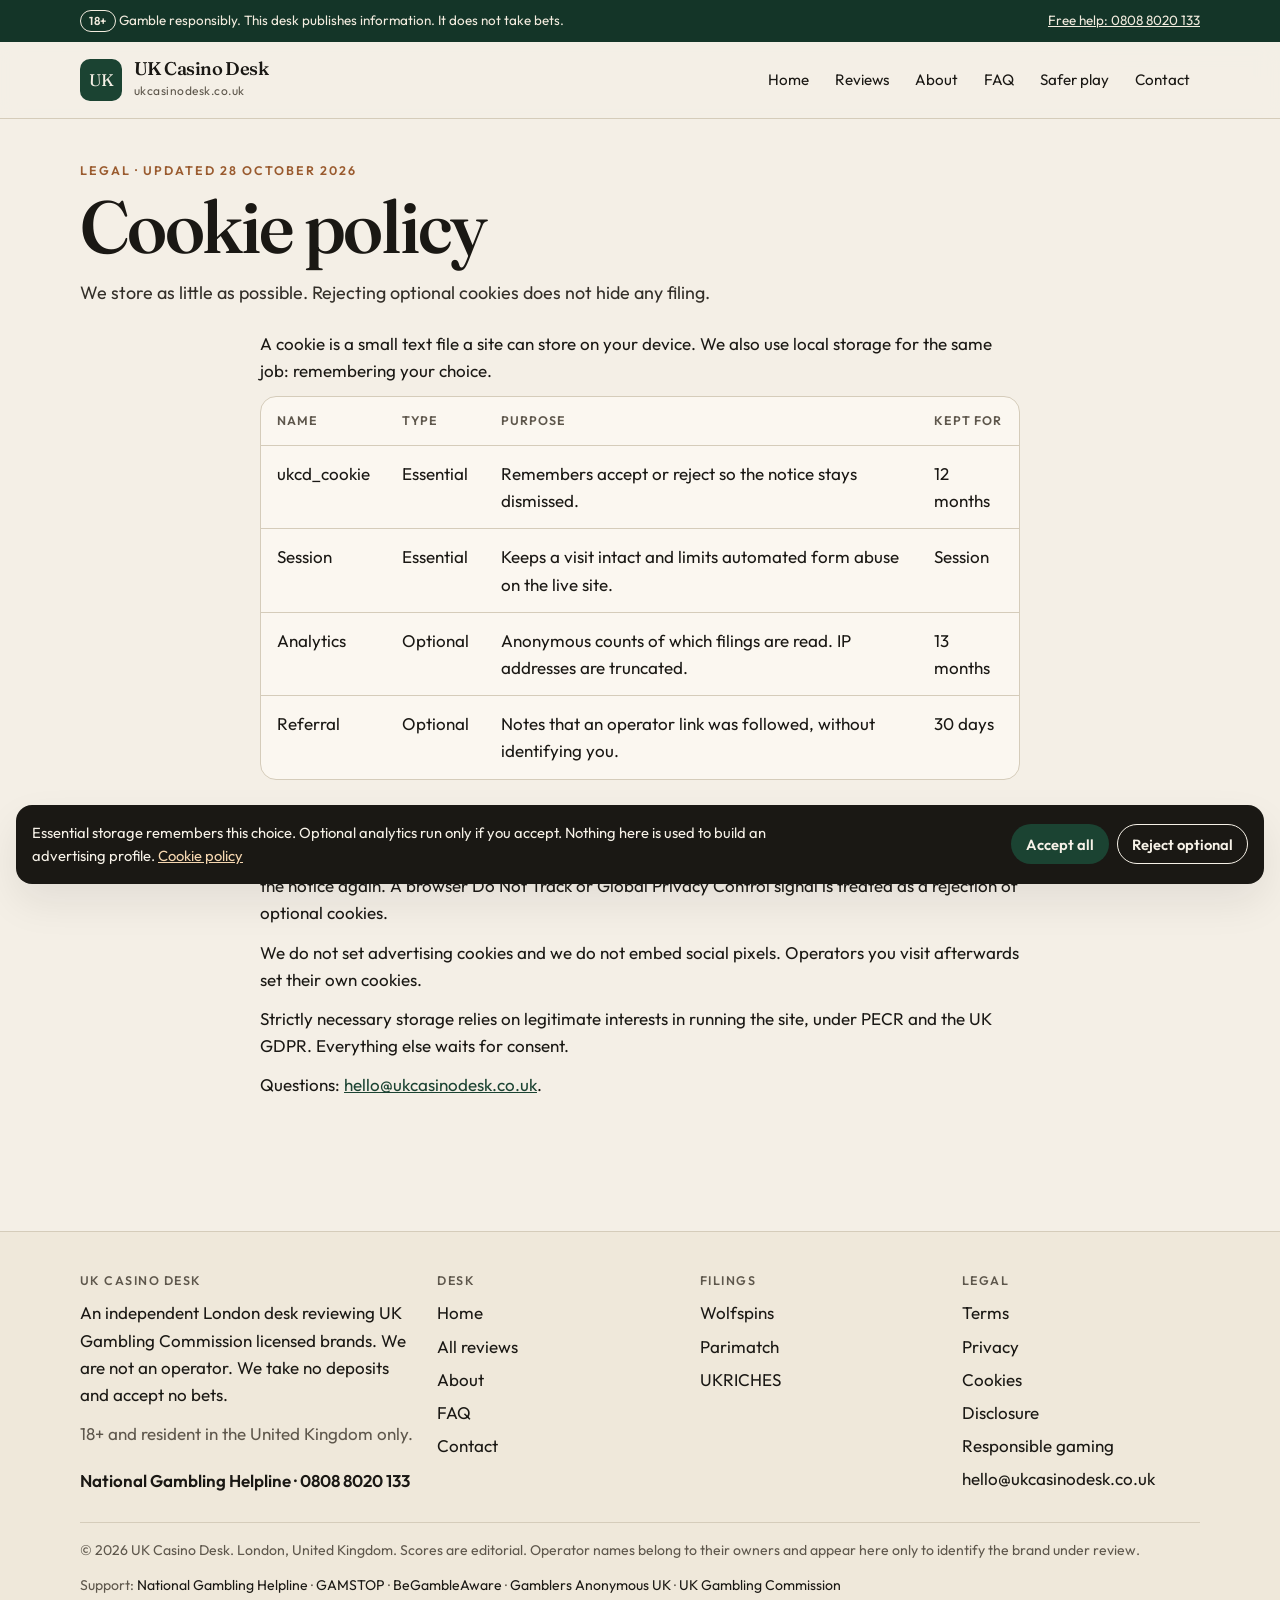
<file: cookies.html>
<!DOCTYPE html>
<html lang="en-GB">
<head>
  <meta charset="utf-8">
  <meta name="viewport" content="width=device-width, initial-scale=1">
  <title>Cookies | UK Casino Desk</title>
  <meta name="description" content="Cookies and local storage used on UK Casino Desk.">
  <link rel="icon" href="/favicon.svg">
  <link rel="preconnect" href="https://fonts.googleapis.com">
  <link rel="preconnect" href="https://fonts.gstatic.com" crossorigin>
  <link href="https://fonts.googleapis.com/css2?family=Fraunces:opsz,wght@9..144,560;9..144,640&family=Outfit:wght@400;500;600&display=swap" rel="stylesheet">
  <link rel="stylesheet" href="/css/styles.css">
  <script>try{if(localStorage.getItem("ukcd_cookie"))document.documentElement.classList.add("cookies-set")}catch(e){}</script>
</head>
<body>

<div class="age-bar">
  <div class="wrap">
    <span><span class="pill">18+</span> Gamble responsibly. This desk publishes information. It does not take bets.</span>
    <a href="/responsible-gaming.html">Free help: 0808 8020 133</a>
  </div>
</div>
<header class="site-header">
  <div class="wrap header-row">
    <a class="logo" href="/">
      <span class="logo-mark">UK</span>
      <span><strong>UK Casino Desk</strong><em>ukcasinodesk.co.uk</em></span>
    </a>
    <button class="nav-toggle" type="button" data-nav-toggle aria-expanded="false" aria-controls="site-nav">Menu</button>
    <nav class="nav" id="site-nav" data-nav>
      <a href="/">Home</a><a href="/reviews/">Reviews</a><a href="/about.html">About</a><a href="/faq.html">FAQ</a><a href="/responsible-gaming.html">Safer play</a><a href="/contact.html">Contact</a>
    </nav>
  </div>
</header>

<main>
  <section class="page-hero"><div class="wrap">
    <p class="kicker">Legal · updated 28 October 2026</p>
    <h1>Cookie policy</h1>
    <p class="lede">We store as little as possible. Rejecting optional cookies does not hide any filing.</p>
  </div></section>
  <section class="section" style="padding-top:0"><div class="wrap prose-page">
    <p>A cookie is a small text file a site can store on your device. We also use local storage for the same job: remembering your choice.</p>
    <div class="table-wrap">
      <table>
        <thead><tr><th>Name</th><th>Type</th><th>Purpose</th><th>Kept for</th></tr></thead>
        <tbody>
          <tr><td>ukcd_cookie</td><td>Essential</td><td>Remembers accept or reject so the notice stays dismissed.</td><td>12 months</td></tr>
          <tr><td>Session</td><td>Essential</td><td>Keeps a visit intact and limits automated form abuse on the live site.</td><td>Session</td></tr>
          <tr><td>Analytics</td><td>Optional</td><td>Anonymous counts of which filings are read. IP addresses are truncated.</td><td>13 months</td></tr>
          <tr><td>Referral</td><td>Optional</td><td>Notes that an operator link was followed, without identifying you.</td><td>30 days</td></tr>
        </tbody>
      </table>
    </div>
    <h2>Your choice</h2>
    <p>The notice offers “Accept all” or “Reject optional”. Clear this site’s stored data in the browser to see the notice again. A browser Do Not Track or Global Privacy Control signal is treated as a rejection of optional cookies.</p>
    <p>We do not set advertising cookies and we do not embed social pixels. Operators you visit afterwards set their own cookies.</p>
    <p>Strictly necessary storage relies on legitimate interests in running the site, under PECR and the UK GDPR. Everything else waits for consent.</p>
    <p>Questions: <a href="mailto:hello@ukcasinodesk.co.uk">hello@ukcasinodesk.co.uk</a>.</p>
  </div></section>
</main>

<footer class="site-footer">
  <div class="wrap foot-grid">
    <div>
      <h2>UK Casino Desk</h2>
      <p>An independent London desk reviewing UK Gambling Commission licensed brands. We are not an operator. We take no deposits and accept no bets.</p>
      <p class="muted">18+ and resident in the United Kingdom only.</p>
      <a class="helpline" href="https://www.gamcare.org.uk/get-support/talk-to-us-now/">National Gambling Helpline · 0808 8020 133</a>
    </div>
    <div>
      <h2>Desk</h2>
      <ul>
        <li><a href="/">Home</a></li>
        <li><a href="/reviews/">All reviews</a></li>
        <li><a href="/about.html">About</a></li>
        <li><a href="/faq.html">FAQ</a></li>
        <li><a href="/contact.html">Contact</a></li>
      </ul>
    </div>
    <div>
      <h2>Filings</h2>
      <ul>
        <li><a href="/reviews/wolfspins.html">Wolfspins</a></li>
        <li><a href="/reviews/parimatch.html">Parimatch</a></li>
        <li><a href="/reviews/ukriches.html">UKRICHES</a></li>
      </ul>
    </div>
    <div>
      <h2>Legal</h2>
      <ul>
        <li><a href="/terms.html">Terms</a></li>
        <li><a href="/privacy.html">Privacy</a></li>
        <li><a href="/cookies.html">Cookies</a></li>
        <li><a href="/disclosure.html">Disclosure</a></li>
        <li><a href="/responsible-gaming.html">Responsible gaming</a></li>
        <li><a href="mailto:hello@ukcasinodesk.co.uk">hello@ukcasinodesk.co.uk</a></li>
      </ul>
    </div>
  </div>
  <div class="wrap legal-note">
    <p>© 2026 UK Casino Desk. London, United Kingdom. Scores are editorial. Operator names belong to their owners and appear here only to identify the brand under review.</p>
    <p>Support: <a href="https://www.gamcare.org.uk/get-support/talk-to-us-now/">National Gambling Helpline</a> · <a href="https://www.gamstop.co.uk/">GAMSTOP</a> · <a href="https://www.begambleaware.org/">BeGambleAware</a> · <a href="https://www.gamblersanonymous.org.uk/">Gamblers Anonymous UK</a> · <a href="https://www.gamblingcommission.gov.uk/public-register">UK Gambling Commission</a></p>
  </div>
</footer>
<div class="cookie-bar" role="dialog" aria-label="Cookie notice">
  <p>Essential storage remembers this choice. Optional analytics run only if you accept. Nothing here is used to build an advertising profile. <a href="/cookies.html">Cookie policy</a></p>
  <div class="cookie-actions">
    <button class="btn btn-primary btn-small" type="button" data-cookie-choice="all">Accept all</button>
    <button class="btn btn-ghost btn-small" type="button" data-cookie-choice="essential" style="color:#f6f1e7;border-color:#f6f1e7">Reject optional</button>
  </div>
</div>
<script src="/js/site.js"></script>
</body>
</html>
</file>
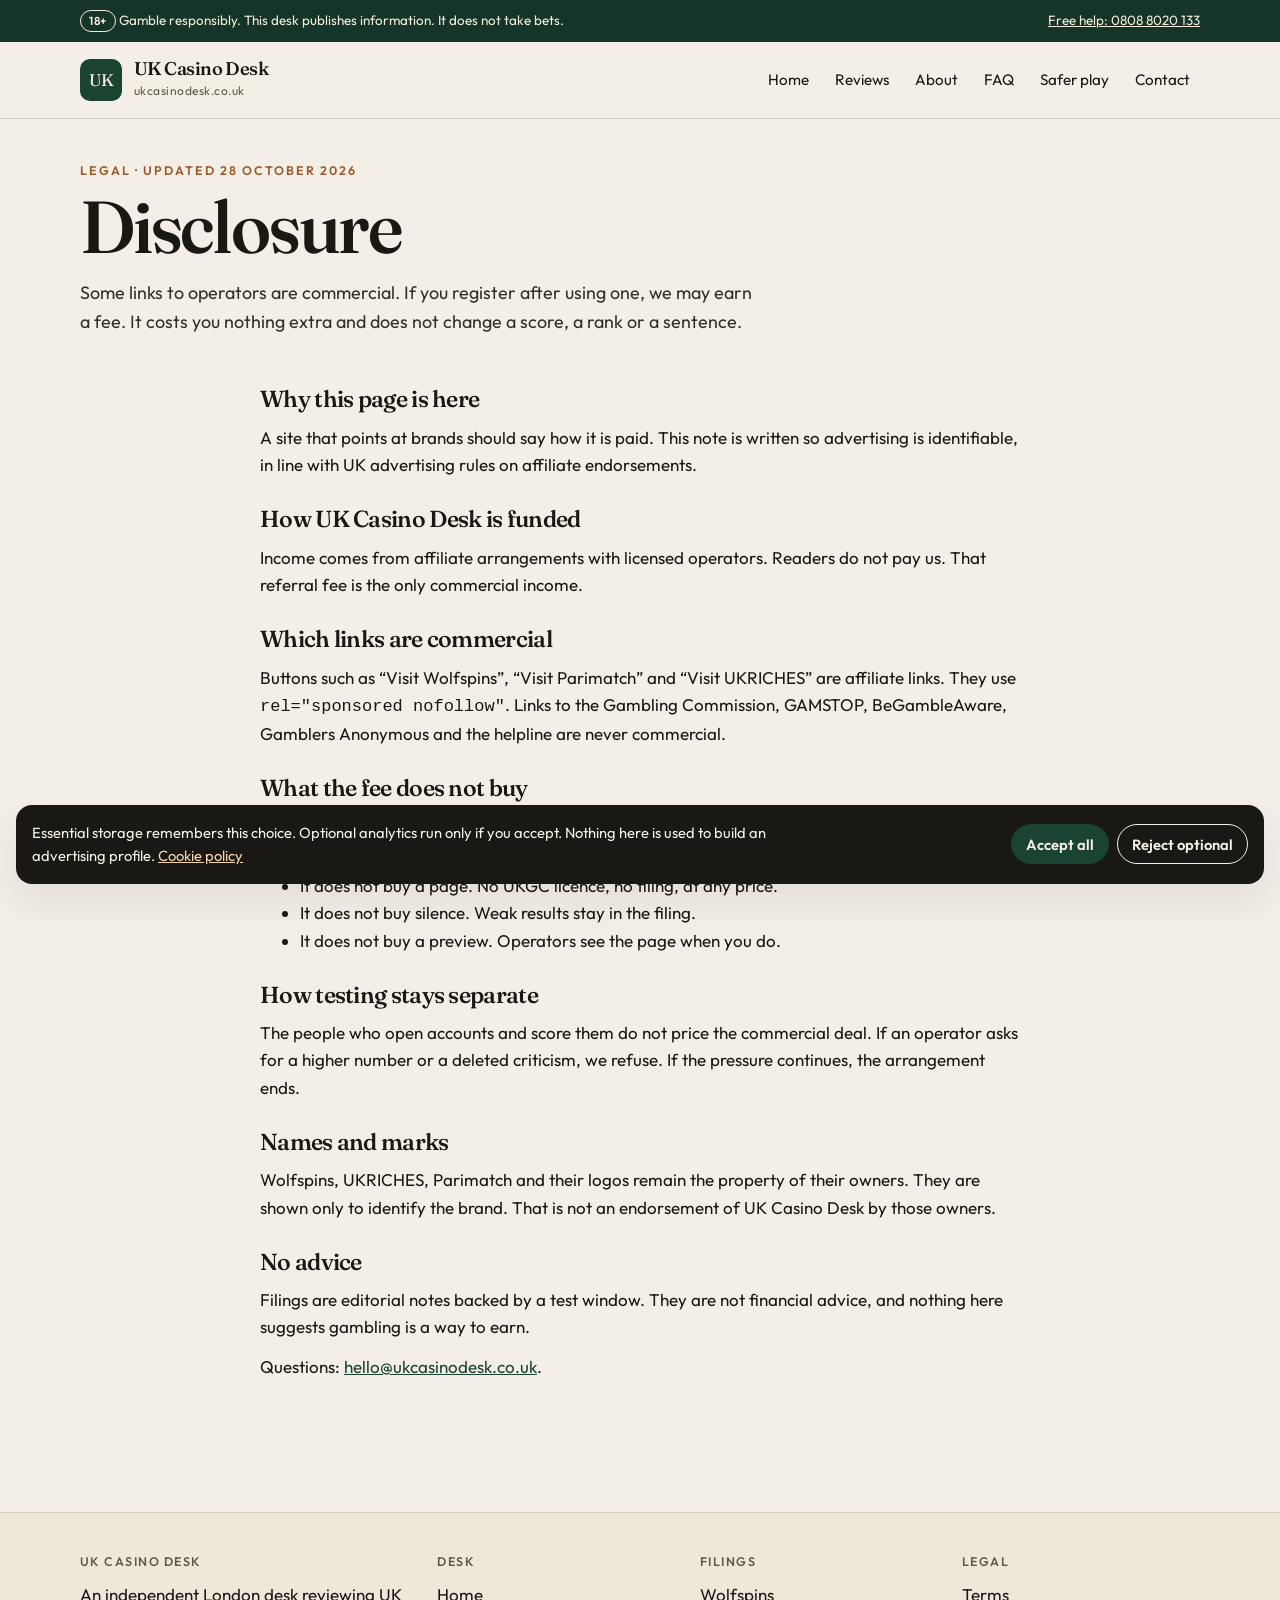
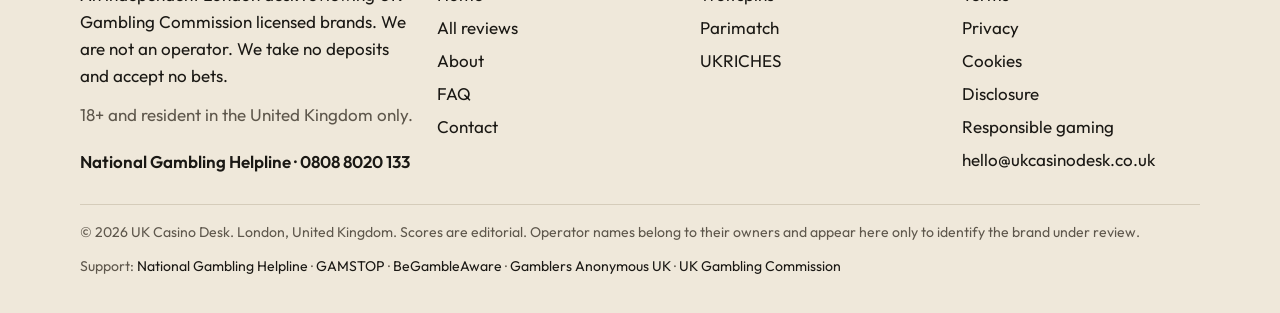
<file: disclosure.html>
<!DOCTYPE html>
<html lang="en-GB">
<head>
  <meta charset="utf-8">
  <meta name="viewport" content="width=device-width, initial-scale=1">
  <title>Disclosure | UK Casino Desk</title>
  <meta name="description" content="How affiliate links work on UK Casino Desk, and what they do not change.">
  <link rel="icon" href="/favicon.svg">
  <link rel="preconnect" href="https://fonts.googleapis.com">
  <link rel="preconnect" href="https://fonts.gstatic.com" crossorigin>
  <link href="https://fonts.googleapis.com/css2?family=Fraunces:opsz,wght@9..144,560;9..144,640&family=Outfit:wght@400;500;600&display=swap" rel="stylesheet">
  <link rel="stylesheet" href="/css/styles.css">
  <script>try{if(localStorage.getItem("ukcd_cookie"))document.documentElement.classList.add("cookies-set")}catch(e){}</script>
</head>
<body>

<div class="age-bar">
  <div class="wrap">
    <span><span class="pill">18+</span> Gamble responsibly. This desk publishes information. It does not take bets.</span>
    <a href="/responsible-gaming.html">Free help: 0808 8020 133</a>
  </div>
</div>
<header class="site-header">
  <div class="wrap header-row">
    <a class="logo" href="/">
      <span class="logo-mark">UK</span>
      <span><strong>UK Casino Desk</strong><em>ukcasinodesk.co.uk</em></span>
    </a>
    <button class="nav-toggle" type="button" data-nav-toggle aria-expanded="false" aria-controls="site-nav">Menu</button>
    <nav class="nav" id="site-nav" data-nav>
      <a href="/">Home</a><a href="/reviews/">Reviews</a><a href="/about.html">About</a><a href="/faq.html">FAQ</a><a href="/responsible-gaming.html">Safer play</a><a href="/contact.html">Contact</a>
    </nav>
  </div>
</header>

<main>
  <section class="page-hero"><div class="wrap">
    <p class="kicker">Legal · updated 28 October 2026</p>
    <h1>Disclosure</h1>
    <p class="lede">Some links to operators are commercial. If you register after using one, we may earn a fee. It costs you nothing extra and does not change a score, a rank or a sentence.</p>
  </div></section>
  <section class="section" style="padding-top:0"><div class="wrap prose-page">
    <h2>Why this page is here</h2>
    <p>A site that points at brands should say how it is paid. This note is written so advertising is identifiable, in line with UK advertising rules on affiliate endorsements.</p>
    <h2>How UK Casino Desk is funded</h2>
    <p>Income comes from affiliate arrangements with licensed operators. Readers do not pay us. That referral fee is the only commercial income.</p>
    <h2>Which links are commercial</h2>
    <p>Buttons such as “Visit Wolfspins”, “Visit Parimatch” and “Visit UKRICHES” are affiliate links. They use <code>rel="sponsored nofollow"</code>. Links to the Gambling Commission, GAMSTOP, BeGambleAware, Gamblers Anonymous and the helpline are never commercial.</p>
    <h2>What the fee does not buy</h2>
    <ul>
      <li>It does not buy a score. Scores come from the 42-point check.</li>
      <li>It does not buy a place in the list. Order follows the score.</li>
      <li>It does not buy a page. No UKGC licence, no filing, at any price.</li>
      <li>It does not buy silence. Weak results stay in the filing.</li>
      <li>It does not buy a preview. Operators see the page when you do.</li>
    </ul>
    <h2>How testing stays separate</h2>
    <p>The people who open accounts and score them do not price the commercial deal. If an operator asks for a higher number or a deleted criticism, we refuse. If the pressure continues, the arrangement ends.</p>
    <h2>Names and marks</h2>
    <p>Wolfspins, UKRICHES, Parimatch and their logos remain the property of their owners. They are shown only to identify the brand. That is not an endorsement of UK Casino Desk by those owners.</p>
    <h2>No advice</h2>
    <p>Filings are editorial notes backed by a test window. They are not financial advice, and nothing here suggests gambling is a way to earn.</p>
    <p>Questions: <a href="mailto:hello@ukcasinodesk.co.uk">hello@ukcasinodesk.co.uk</a>.</p>
  </div></section>
</main>

<footer class="site-footer">
  <div class="wrap foot-grid">
    <div>
      <h2>UK Casino Desk</h2>
      <p>An independent London desk reviewing UK Gambling Commission licensed brands. We are not an operator. We take no deposits and accept no bets.</p>
      <p class="muted">18+ and resident in the United Kingdom only.</p>
      <a class="helpline" href="https://www.gamcare.org.uk/get-support/talk-to-us-now/">National Gambling Helpline · 0808 8020 133</a>
    </div>
    <div>
      <h2>Desk</h2>
      <ul>
        <li><a href="/">Home</a></li>
        <li><a href="/reviews/">All reviews</a></li>
        <li><a href="/about.html">About</a></li>
        <li><a href="/faq.html">FAQ</a></li>
        <li><a href="/contact.html">Contact</a></li>
      </ul>
    </div>
    <div>
      <h2>Filings</h2>
      <ul>
        <li><a href="/reviews/wolfspins.html">Wolfspins</a></li>
        <li><a href="/reviews/parimatch.html">Parimatch</a></li>
        <li><a href="/reviews/ukriches.html">UKRICHES</a></li>
      </ul>
    </div>
    <div>
      <h2>Legal</h2>
      <ul>
        <li><a href="/terms.html">Terms</a></li>
        <li><a href="/privacy.html">Privacy</a></li>
        <li><a href="/cookies.html">Cookies</a></li>
        <li><a href="/disclosure.html">Disclosure</a></li>
        <li><a href="/responsible-gaming.html">Responsible gaming</a></li>
        <li><a href="mailto:hello@ukcasinodesk.co.uk">hello@ukcasinodesk.co.uk</a></li>
      </ul>
    </div>
  </div>
  <div class="wrap legal-note">
    <p>© 2026 UK Casino Desk. London, United Kingdom. Scores are editorial. Operator names belong to their owners and appear here only to identify the brand under review.</p>
    <p>Support: <a href="https://www.gamcare.org.uk/get-support/talk-to-us-now/">National Gambling Helpline</a> · <a href="https://www.gamstop.co.uk/">GAMSTOP</a> · <a href="https://www.begambleaware.org/">BeGambleAware</a> · <a href="https://www.gamblersanonymous.org.uk/">Gamblers Anonymous UK</a> · <a href="https://www.gamblingcommission.gov.uk/public-register">UK Gambling Commission</a></p>
  </div>
</footer>
<div class="cookie-bar" role="dialog" aria-label="Cookie notice">
  <p>Essential storage remembers this choice. Optional analytics run only if you accept. Nothing here is used to build an advertising profile. <a href="/cookies.html">Cookie policy</a></p>
  <div class="cookie-actions">
    <button class="btn btn-primary btn-small" type="button" data-cookie-choice="all">Accept all</button>
    <button class="btn btn-ghost btn-small" type="button" data-cookie-choice="essential" style="color:#f6f1e7;border-color:#f6f1e7">Reject optional</button>
  </div>
</div>
<script src="/js/site.js"></script>
</body>
</html>
</file>
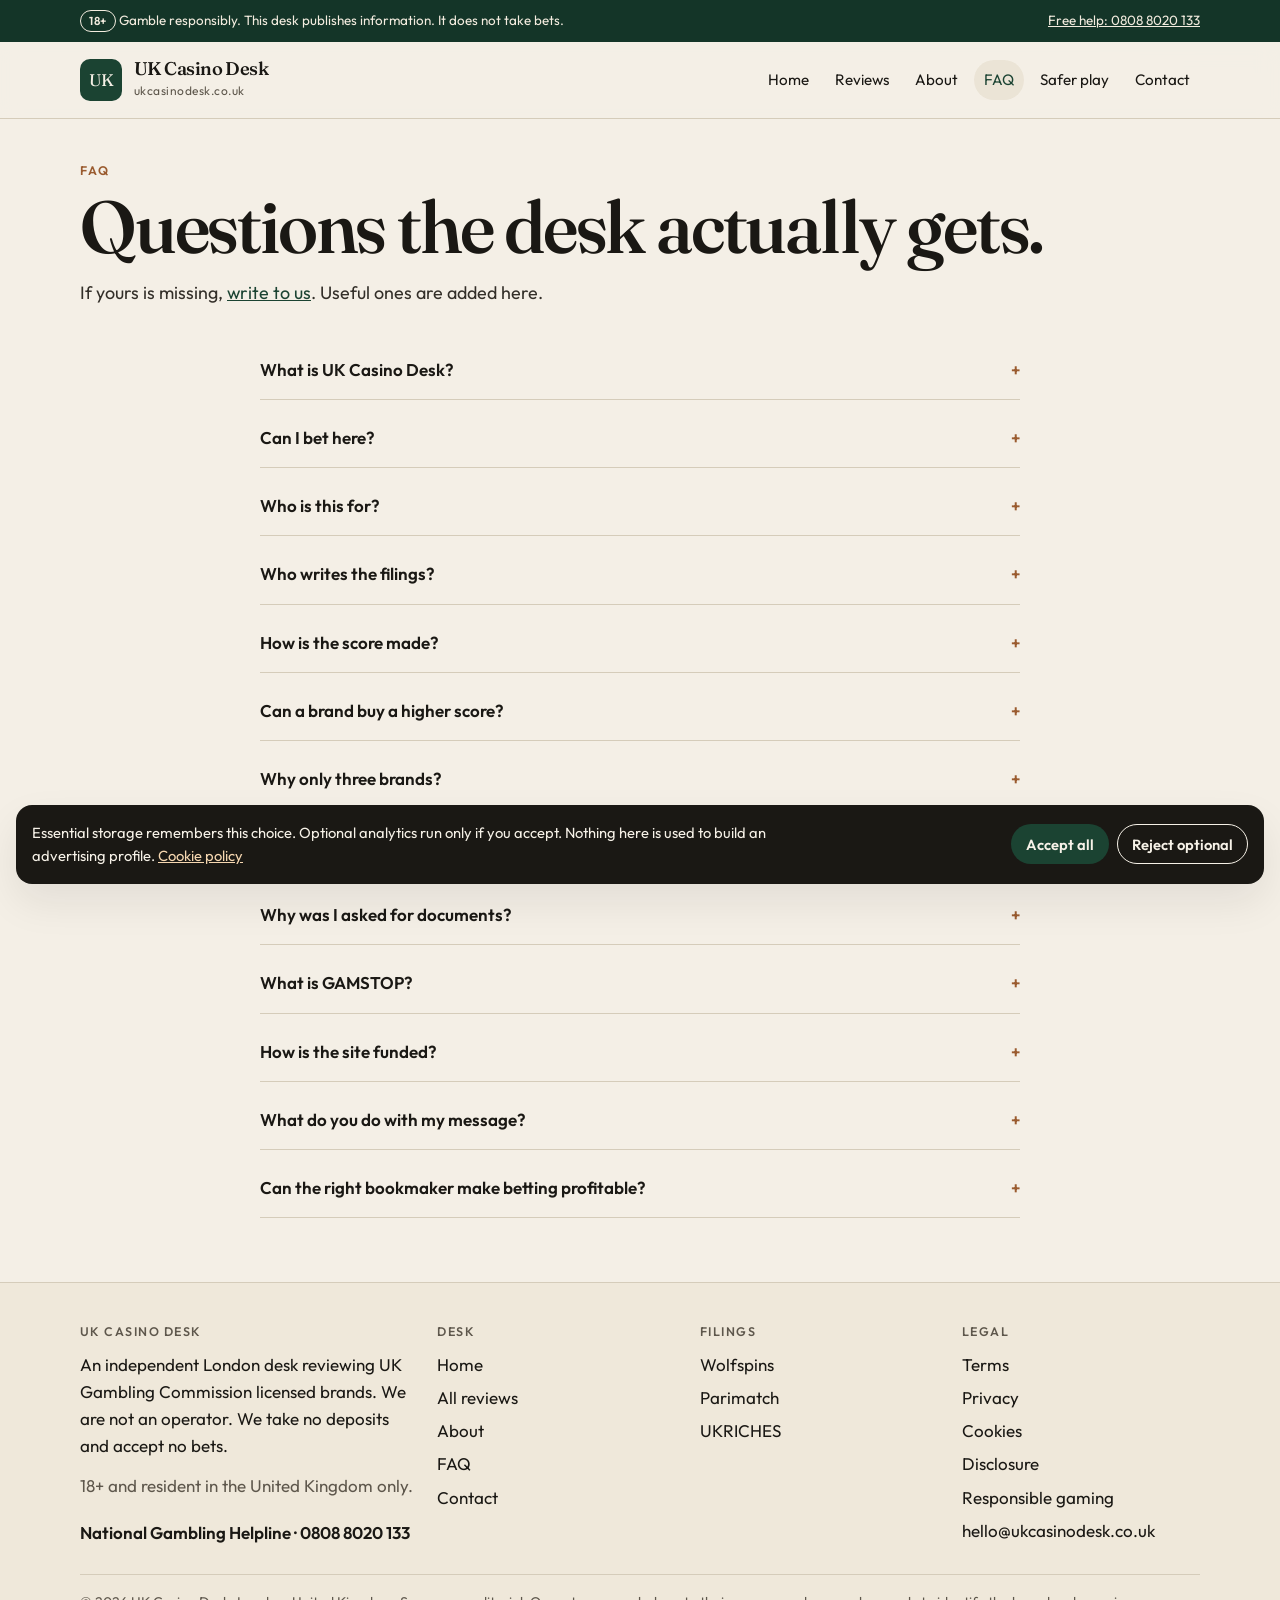
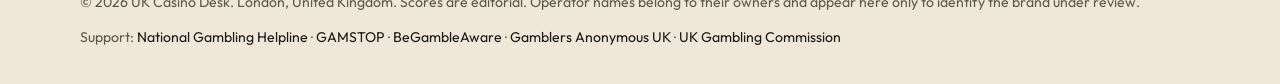
<file: faq.html>
<!DOCTYPE html>
<html lang="en-GB">
<head>
  <meta charset="utf-8">
  <meta name="viewport" content="width=device-width, initial-scale=1">
  <title>FAQ | UK Casino Desk</title>
  <meta name="description" content="Answers about scores, licensing, affiliate links and safer gambling.">
  <link rel="icon" href="/favicon.svg">
  <link rel="preconnect" href="https://fonts.googleapis.com">
  <link rel="preconnect" href="https://fonts.gstatic.com" crossorigin>
  <link href="https://fonts.googleapis.com/css2?family=Fraunces:opsz,wght@9..144,560;9..144,640&family=Outfit:wght@400;500;600&display=swap" rel="stylesheet">
  <link rel="stylesheet" href="/css/styles.css">
  <script>try{if(localStorage.getItem("ukcd_cookie"))document.documentElement.classList.add("cookies-set")}catch(e){}</script>
</head>
<body>

<div class="age-bar">
  <div class="wrap">
    <span><span class="pill">18+</span> Gamble responsibly. This desk publishes information. It does not take bets.</span>
    <a href="/responsible-gaming.html">Free help: 0808 8020 133</a>
  </div>
</div>
<header class="site-header">
  <div class="wrap header-row">
    <a class="logo" href="/">
      <span class="logo-mark">UK</span>
      <span><strong>UK Casino Desk</strong><em>ukcasinodesk.co.uk</em></span>
    </a>
    <button class="nav-toggle" type="button" data-nav-toggle aria-expanded="false" aria-controls="site-nav">Menu</button>
    <nav class="nav" id="site-nav" data-nav>
      <a href="/">Home</a><a href="/reviews/">Reviews</a><a href="/about.html">About</a><a href="/faq.html" aria-current="page">FAQ</a><a href="/responsible-gaming.html">Safer play</a><a href="/contact.html">Contact</a>
    </nav>
  </div>
</header>

<main>
  <section class="page-hero"><div class="wrap">
    <p class="kicker">FAQ</p>
    <h1>Questions the desk actually gets.</h1>
    <p class="lede">If yours is missing, <a href="/contact.html">write to us</a>. Useful ones are added here.</p>
  </div></section>
  <section class="section" style="padding-top:10px"><div class="wrap" style="max-width:760px">
    <div class="faq">
      <div class="faq-item" data-faq><button type="button" aria-expanded="false">What is UK Casino Desk? <span>+</span></button><div data-faq-panel hidden><p>An independent review desk, established in London in 2026, publishing at ukcasinodesk.co.uk. We assess UKGC-licensed betting brands on verification, markets, withdrawals, support and safer-play tools.</p></div></div>
      <div class="faq-item" data-faq><button type="button" aria-expanded="false">Can I bet here? <span>+</span></button><div data-faq-panel hidden><p>No. We take no deposits and hold no customer funds. Betting happens only with the licensed operator.</p></div></div>
      <div class="faq-item" data-faq><button type="button" aria-expanded="false">Who is this for? <span>+</span></button><div data-faq-panel hidden><p>Adults aged 18 or over who live in the United Kingdom. Under-18s should leave. It is a criminal offence for anyone under 18 to gamble in Great Britain.</p></div></div>
      <div class="faq-item" data-faq><button type="button" aria-expanded="false">Who writes the filings? <span>+</span></button><div data-faq-panel hidden><p>People on the desk, from notes they collected. A second person reads the evidence before a page goes up. We do not paste operator marketing.</p></div></div>
      <div class="faq-item" data-faq><button type="button" aria-expanded="false">How is the score made? <span>+</span></button><div data-faq-panel hidden><p>Five weighted areas: licensing, withdrawals, support, markets and pricing, and safer-play tools. Each comes from what we measured, then they combine into the figure on the page.</p></div></div>
      <div class="faq-item" data-faq><button type="button" aria-expanded="false">Can a brand buy a higher score? <span>+</span></button><div data-faq-panel hidden><p>No. Commercial links exist and are disclosed. They do not change scores, order or wording.</p></div></div>
      <div class="faq-item" data-faq><button type="button" aria-expanded="false">Why only three brands? <span>+</span></button><div data-faq-panel hidden><p>Each filing takes weeks of real account work. Three evidenced assessments are worth more than a long list of summaries. The list grows when the desk can do the work.</p></div></div>
      <div class="faq-item" data-faq><button type="button" aria-expanded="false">How do I check a licence? <span>+</span></button><div data-faq-panel hidden><p>Every filing links to the <a href="https://www.gamblingcommission.gov.uk/public-register">Gambling Commission public register</a>. Confirm the company, the domain and that the status is active. The register beats any badge in a footer.</p></div></div>
      <div class="faq-item" data-faq><button type="button" aria-expanded="false">Why was I asked for documents? <span>+</span></button><div data-faq-panel hidden><p>UK operators must verify age and identity, and they run anti-money-laundering checks. Finish that at registration so it does not sit on a later withdrawal.</p></div></div>
      <div class="faq-item" data-faq><button type="button" aria-expanded="false">What is GAMSTOP? <span>+</span></button><div data-faq-panel hidden><p>A free scheme that blocks you from online operators licensed in Great Britain, for six months, one year or five years. It cannot be lifted early. Register at <a href="https://www.gamstop.co.uk/">gamstop.co.uk</a>.</p></div></div>
      <div class="faq-item" data-faq><button type="button" aria-expanded="false">How is the site funded? <span>+</span></button><div data-faq-panel hidden><p>Affiliate fees, explained on the <a href="/disclosure.html">disclosure</a> page. Readers do not pay us.</p></div></div>
      <div class="faq-item" data-faq><button type="button" aria-expanded="false">What do you do with my message? <span>+</span></button><div data-faq-panel hidden><p>If you write in, we keep your name, email and message so we can reply. We do not sell data or pass enquiries to operators. Records are deleted after twenty-four months. Email <a href="mailto:hello@ukcasinodesk.co.uk">hello@ukcasinodesk.co.uk</a> to ask for access, correction or deletion.</p></div></div>
      <div class="faq-item" data-faq><button type="button" aria-expanded="false">Can the right bookmaker make betting profitable? <span>+</span></button><div data-faq-panel hidden><p>No. Prices include a margin, so the book is against the customer over time. Treat a stake as the cost of entertainment, never as an investment.</p></div></div>
    </div>
  </div></section>
</main>

<footer class="site-footer">
  <div class="wrap foot-grid">
    <div>
      <h2>UK Casino Desk</h2>
      <p>An independent London desk reviewing UK Gambling Commission licensed brands. We are not an operator. We take no deposits and accept no bets.</p>
      <p class="muted">18+ and resident in the United Kingdom only.</p>
      <a class="helpline" href="https://www.gamcare.org.uk/get-support/talk-to-us-now/">National Gambling Helpline · 0808 8020 133</a>
    </div>
    <div>
      <h2>Desk</h2>
      <ul>
        <li><a href="/">Home</a></li>
        <li><a href="/reviews/">All reviews</a></li>
        <li><a href="/about.html">About</a></li>
        <li><a href="/faq.html">FAQ</a></li>
        <li><a href="/contact.html">Contact</a></li>
      </ul>
    </div>
    <div>
      <h2>Filings</h2>
      <ul>
        <li><a href="/reviews/wolfspins.html">Wolfspins</a></li>
        <li><a href="/reviews/parimatch.html">Parimatch</a></li>
        <li><a href="/reviews/ukriches.html">UKRICHES</a></li>
      </ul>
    </div>
    <div>
      <h2>Legal</h2>
      <ul>
        <li><a href="/terms.html">Terms</a></li>
        <li><a href="/privacy.html">Privacy</a></li>
        <li><a href="/cookies.html">Cookies</a></li>
        <li><a href="/disclosure.html">Disclosure</a></li>
        <li><a href="/responsible-gaming.html">Responsible gaming</a></li>
        <li><a href="mailto:hello@ukcasinodesk.co.uk">hello@ukcasinodesk.co.uk</a></li>
      </ul>
    </div>
  </div>
  <div class="wrap legal-note">
    <p>© 2026 UK Casino Desk. London, United Kingdom. Scores are editorial. Operator names belong to their owners and appear here only to identify the brand under review.</p>
    <p>Support: <a href="https://www.gamcare.org.uk/get-support/talk-to-us-now/">National Gambling Helpline</a> · <a href="https://www.gamstop.co.uk/">GAMSTOP</a> · <a href="https://www.begambleaware.org/">BeGambleAware</a> · <a href="https://www.gamblersanonymous.org.uk/">Gamblers Anonymous UK</a> · <a href="https://www.gamblingcommission.gov.uk/public-register">UK Gambling Commission</a></p>
  </div>
</footer>
<div class="cookie-bar" role="dialog" aria-label="Cookie notice">
  <p>Essential storage remembers this choice. Optional analytics run only if you accept. Nothing here is used to build an advertising profile. <a href="/cookies.html">Cookie policy</a></p>
  <div class="cookie-actions">
    <button class="btn btn-primary btn-small" type="button" data-cookie-choice="all">Accept all</button>
    <button class="btn btn-ghost btn-small" type="button" data-cookie-choice="essential" style="color:#f6f1e7;border-color:#f6f1e7">Reject optional</button>
  </div>
</div>
<script src="/js/site.js"></script>
</body>
</html>
</file>
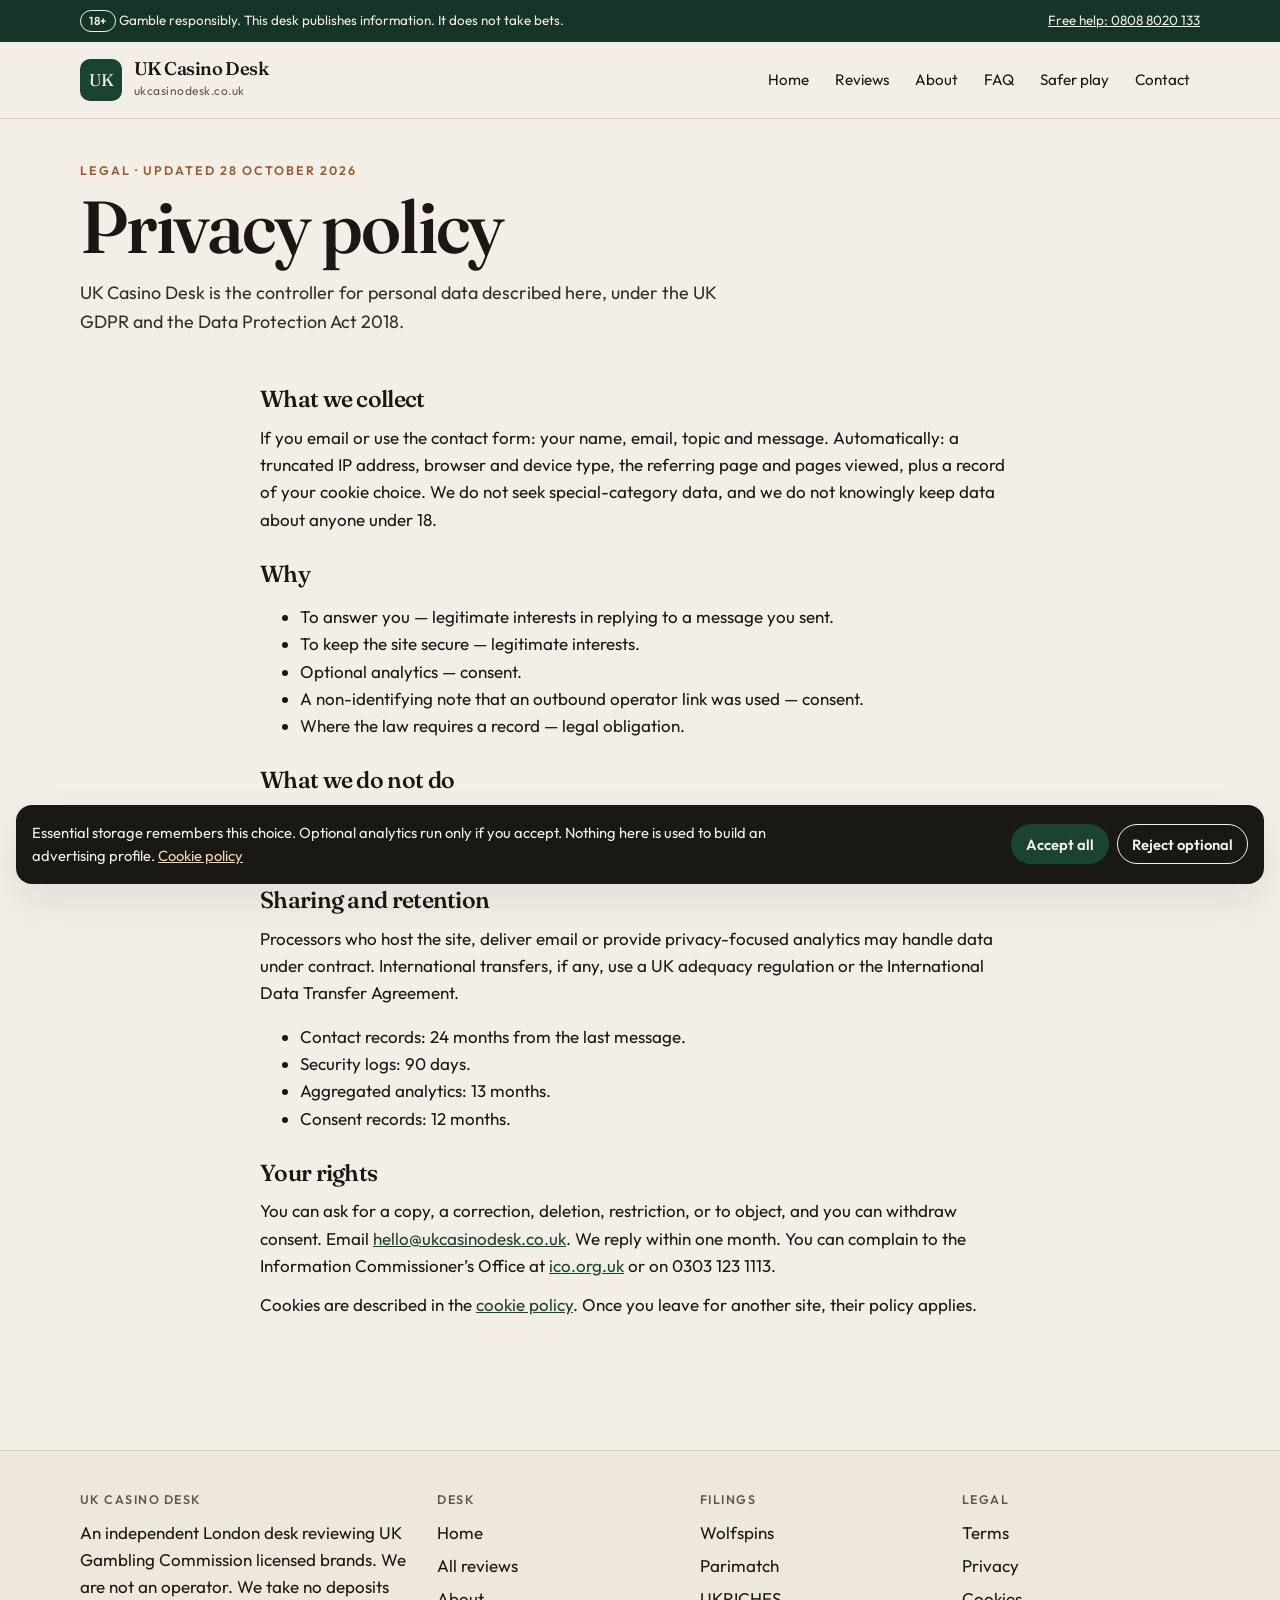
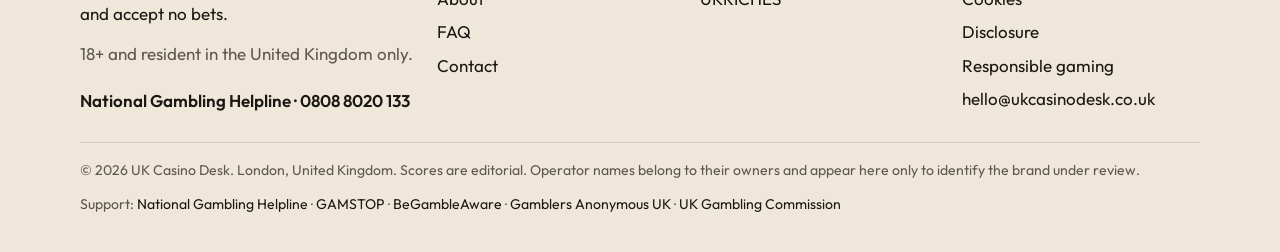
<file: privacy.html>
<!DOCTYPE html>
<html lang="en-GB">
<head>
  <meta charset="utf-8">
  <meta name="viewport" content="width=device-width, initial-scale=1">
  <title>Privacy | UK Casino Desk</title>
  <meta name="description" content="How UK Casino Desk handles personal data under the UK GDPR.">
  <link rel="icon" href="/favicon.svg">
  <link rel="preconnect" href="https://fonts.googleapis.com">
  <link rel="preconnect" href="https://fonts.gstatic.com" crossorigin>
  <link href="https://fonts.googleapis.com/css2?family=Fraunces:opsz,wght@9..144,560;9..144,640&family=Outfit:wght@400;500;600&display=swap" rel="stylesheet">
  <link rel="stylesheet" href="/css/styles.css">
  <script>try{if(localStorage.getItem("ukcd_cookie"))document.documentElement.classList.add("cookies-set")}catch(e){}</script>
</head>
<body>

<div class="age-bar">
  <div class="wrap">
    <span><span class="pill">18+</span> Gamble responsibly. This desk publishes information. It does not take bets.</span>
    <a href="/responsible-gaming.html">Free help: 0808 8020 133</a>
  </div>
</div>
<header class="site-header">
  <div class="wrap header-row">
    <a class="logo" href="/">
      <span class="logo-mark">UK</span>
      <span><strong>UK Casino Desk</strong><em>ukcasinodesk.co.uk</em></span>
    </a>
    <button class="nav-toggle" type="button" data-nav-toggle aria-expanded="false" aria-controls="site-nav">Menu</button>
    <nav class="nav" id="site-nav" data-nav>
      <a href="/">Home</a><a href="/reviews/">Reviews</a><a href="/about.html">About</a><a href="/faq.html">FAQ</a><a href="/responsible-gaming.html">Safer play</a><a href="/contact.html">Contact</a>
    </nav>
  </div>
</header>

<main>
  <section class="page-hero"><div class="wrap">
    <p class="kicker">Legal · updated 28 October 2026</p>
    <h1>Privacy policy</h1>
    <p class="lede">UK Casino Desk is the controller for personal data described here, under the UK GDPR and the Data Protection Act 2018.</p>
  </div></section>
  <section class="section" style="padding-top:0"><div class="wrap prose-page">
    <h2>What we collect</h2>
    <p>If you email or use the contact form: your name, email, topic and message. Automatically: a truncated IP address, browser and device type, the referring page and pages viewed, plus a record of your cookie choice. We do not seek special-category data, and we do not knowingly keep data about anyone under 18.</p>
    <h2>Why</h2>
    <ul>
      <li>To answer you — legitimate interests in replying to a message you sent.</li>
      <li>To keep the site secure — legitimate interests.</li>
      <li>Optional analytics — consent.</li>
      <li>A non-identifying note that an outbound operator link was used — consent.</li>
      <li>Where the law requires a record — legal obligation.</li>
    </ul>
    <h2>What we do not do</h2>
    <p>We do not sell personal data, pass your enquiry to an operator, build advertising profiles, or send marketing email you did not ask for.</p>
    <h2>Sharing and retention</h2>
    <p>Processors who host the site, deliver email or provide privacy-focused analytics may handle data under contract. International transfers, if any, use a UK adequacy regulation or the International Data Transfer Agreement.</p>
    <ul>
      <li>Contact records: 24 months from the last message.</li>
      <li>Security logs: 90 days.</li>
      <li>Aggregated analytics: 13 months.</li>
      <li>Consent records: 12 months.</li>
    </ul>
    <h2>Your rights</h2>
    <p>You can ask for a copy, a correction, deletion, restriction, or to object, and you can withdraw consent. Email <a href="mailto:hello@ukcasinodesk.co.uk">hello@ukcasinodesk.co.uk</a>. We reply within one month. You can complain to the Information Commissioner’s Office at <a href="https://ico.org.uk/">ico.org.uk</a> or on 0303 123 1113.</p>
    <p>Cookies are described in the <a href="/cookies.html">cookie policy</a>. Once you leave for another site, their policy applies.</p>
  </div></section>
</main>

<footer class="site-footer">
  <div class="wrap foot-grid">
    <div>
      <h2>UK Casino Desk</h2>
      <p>An independent London desk reviewing UK Gambling Commission licensed brands. We are not an operator. We take no deposits and accept no bets.</p>
      <p class="muted">18+ and resident in the United Kingdom only.</p>
      <a class="helpline" href="https://www.gamcare.org.uk/get-support/talk-to-us-now/">National Gambling Helpline · 0808 8020 133</a>
    </div>
    <div>
      <h2>Desk</h2>
      <ul>
        <li><a href="/">Home</a></li>
        <li><a href="/reviews/">All reviews</a></li>
        <li><a href="/about.html">About</a></li>
        <li><a href="/faq.html">FAQ</a></li>
        <li><a href="/contact.html">Contact</a></li>
      </ul>
    </div>
    <div>
      <h2>Filings</h2>
      <ul>
        <li><a href="/reviews/wolfspins.html">Wolfspins</a></li>
        <li><a href="/reviews/parimatch.html">Parimatch</a></li>
        <li><a href="/reviews/ukriches.html">UKRICHES</a></li>
      </ul>
    </div>
    <div>
      <h2>Legal</h2>
      <ul>
        <li><a href="/terms.html">Terms</a></li>
        <li><a href="/privacy.html">Privacy</a></li>
        <li><a href="/cookies.html">Cookies</a></li>
        <li><a href="/disclosure.html">Disclosure</a></li>
        <li><a href="/responsible-gaming.html">Responsible gaming</a></li>
        <li><a href="mailto:hello@ukcasinodesk.co.uk">hello@ukcasinodesk.co.uk</a></li>
      </ul>
    </div>
  </div>
  <div class="wrap legal-note">
    <p>© 2026 UK Casino Desk. London, United Kingdom. Scores are editorial. Operator names belong to their owners and appear here only to identify the brand under review.</p>
    <p>Support: <a href="https://www.gamcare.org.uk/get-support/talk-to-us-now/">National Gambling Helpline</a> · <a href="https://www.gamstop.co.uk/">GAMSTOP</a> · <a href="https://www.begambleaware.org/">BeGambleAware</a> · <a href="https://www.gamblersanonymous.org.uk/">Gamblers Anonymous UK</a> · <a href="https://www.gamblingcommission.gov.uk/public-register">UK Gambling Commission</a></p>
  </div>
</footer>
<div class="cookie-bar" role="dialog" aria-label="Cookie notice">
  <p>Essential storage remembers this choice. Optional analytics run only if you accept. Nothing here is used to build an advertising profile. <a href="/cookies.html">Cookie policy</a></p>
  <div class="cookie-actions">
    <button class="btn btn-primary btn-small" type="button" data-cookie-choice="all">Accept all</button>
    <button class="btn btn-ghost btn-small" type="button" data-cookie-choice="essential" style="color:#f6f1e7;border-color:#f6f1e7">Reject optional</button>
  </div>
</div>
<script src="/js/site.js"></script>
</body>
</html>
</file>
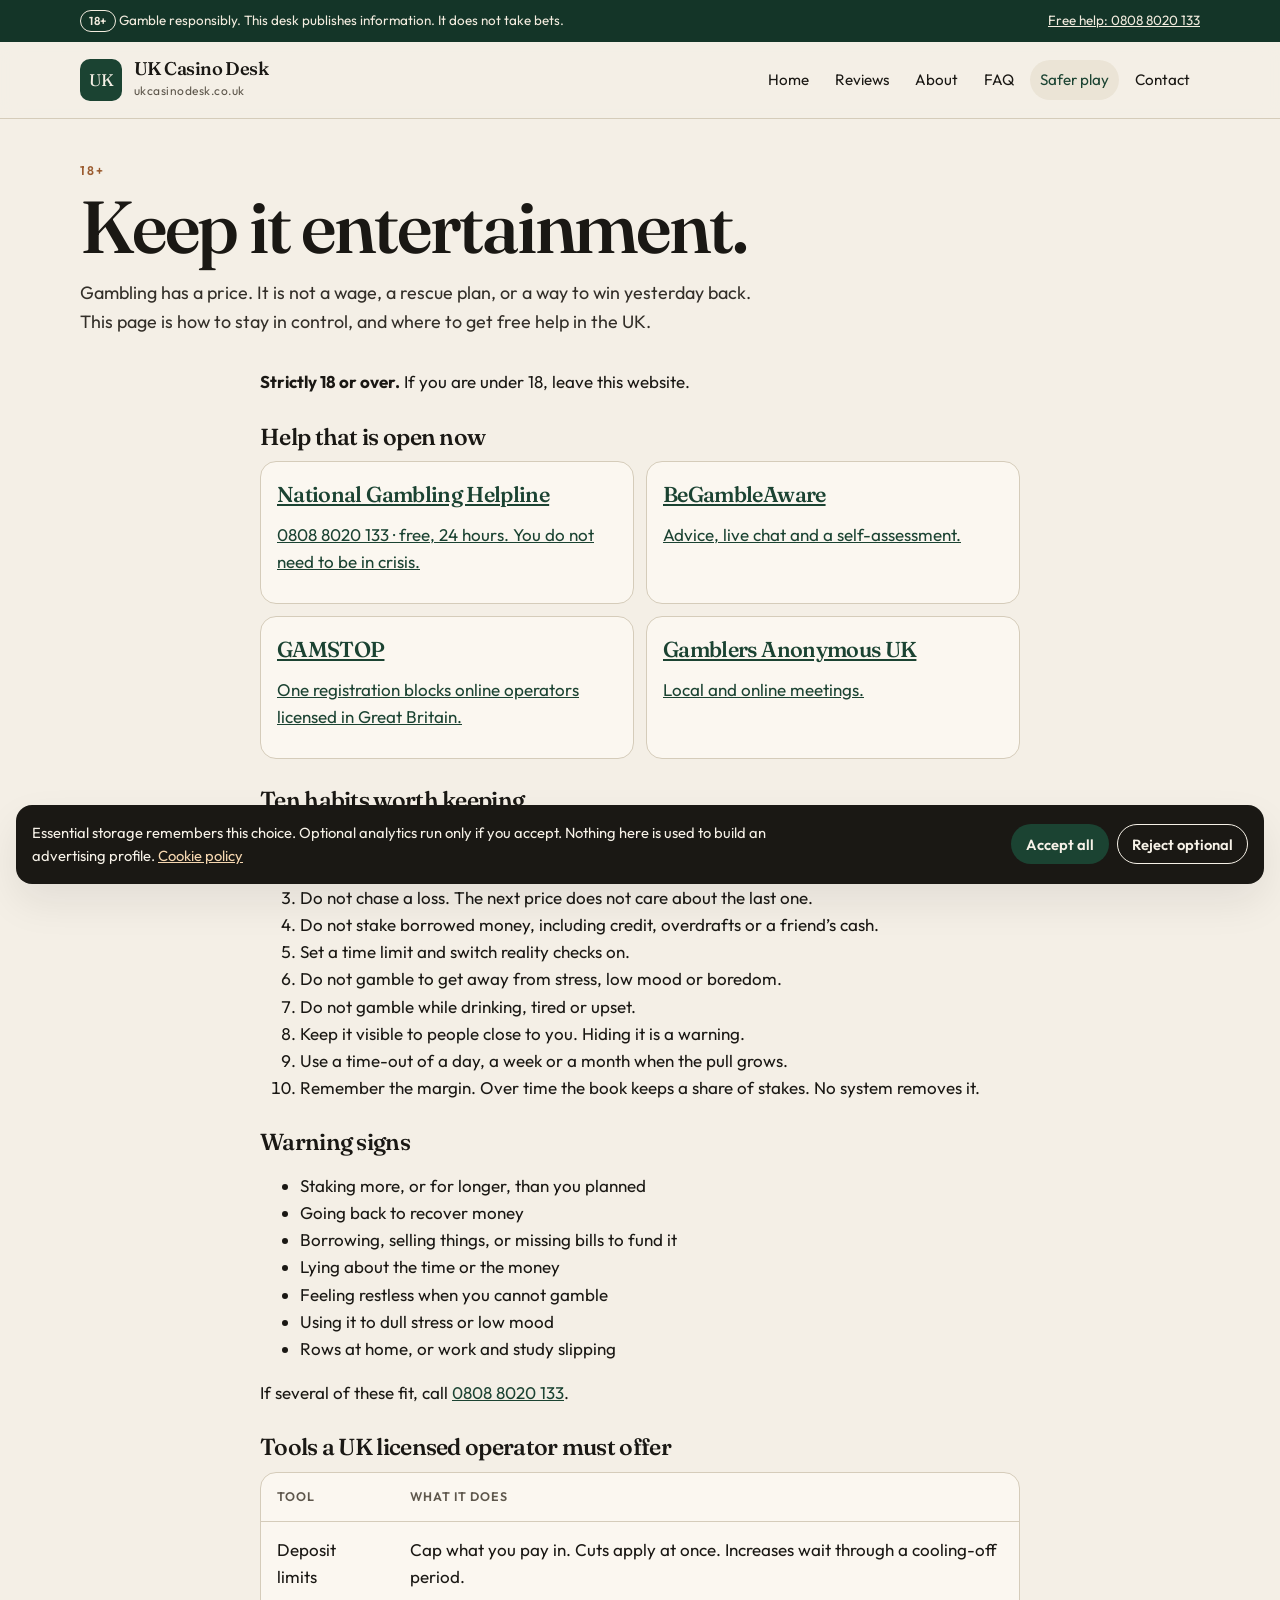
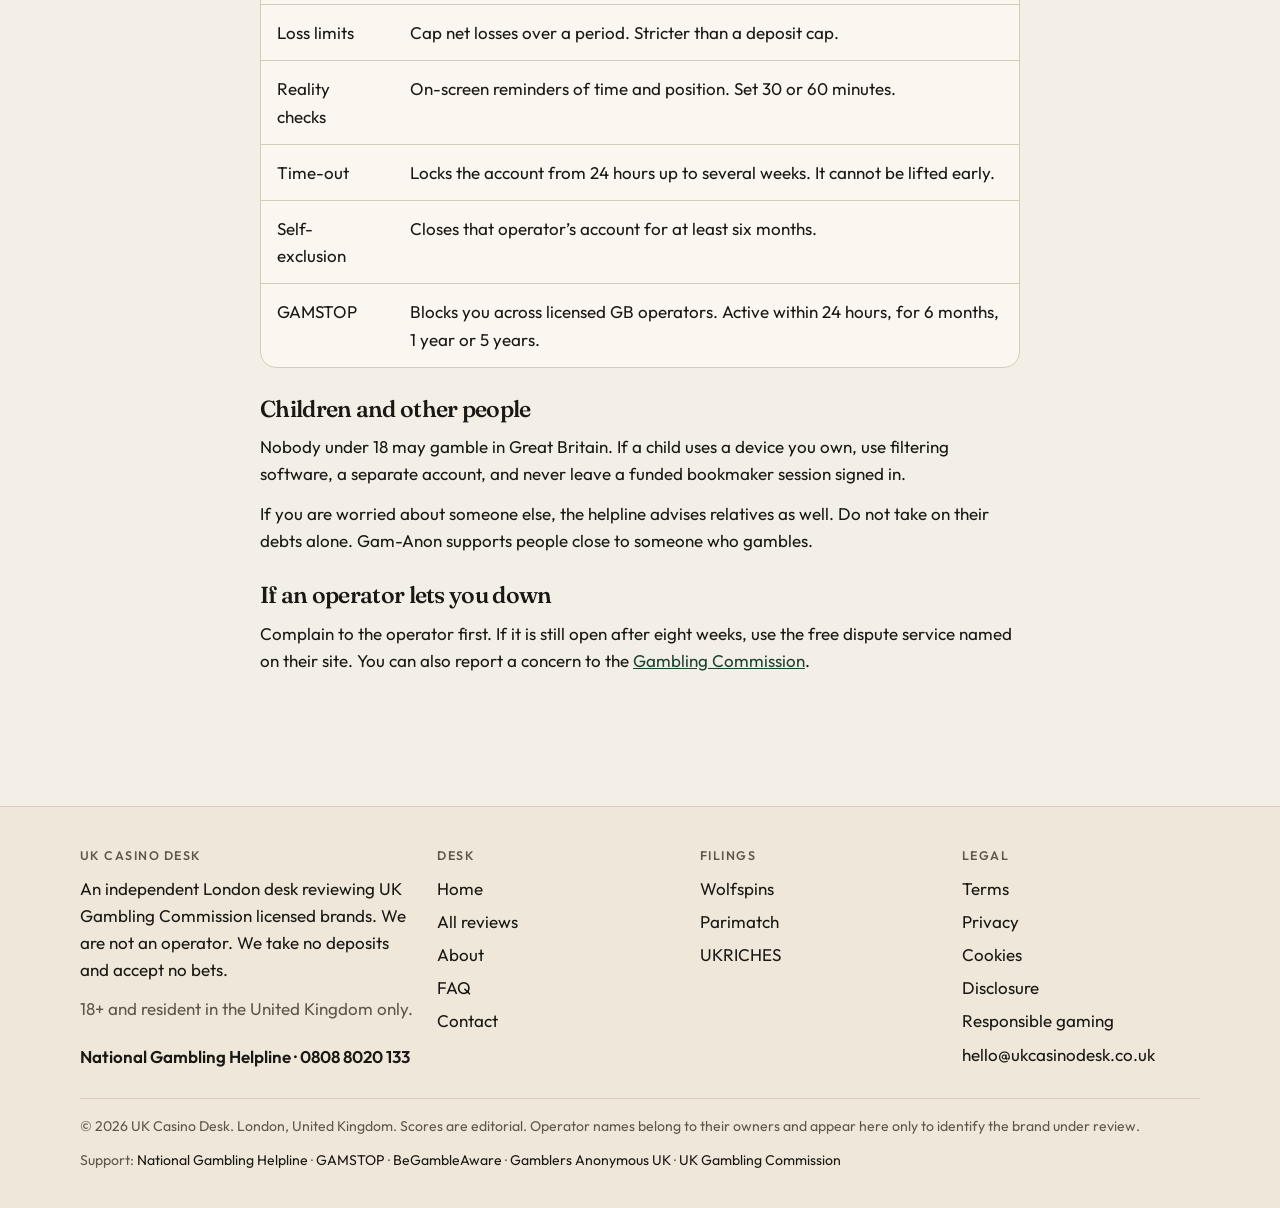
<file: responsible-gaming.html>
<!DOCTYPE html>
<html lang="en-GB">
<head>
  <meta charset="utf-8">
  <meta name="viewport" content="width=device-width, initial-scale=1">
  <title>Responsible gaming | UK Casino Desk</title>
  <meta name="description" content="Free UK gambling support, deposit limits, GAMSTOP and warning signs. 18+.">
  <link rel="icon" href="/favicon.svg">
  <link rel="preconnect" href="https://fonts.googleapis.com">
  <link rel="preconnect" href="https://fonts.gstatic.com" crossorigin>
  <link href="https://fonts.googleapis.com/css2?family=Fraunces:opsz,wght@9..144,560;9..144,640&family=Outfit:wght@400;500;600&display=swap" rel="stylesheet">
  <link rel="stylesheet" href="/css/styles.css">
  <script>try{if(localStorage.getItem("ukcd_cookie"))document.documentElement.classList.add("cookies-set")}catch(e){}</script>
</head>
<body>

<div class="age-bar">
  <div class="wrap">
    <span><span class="pill">18+</span> Gamble responsibly. This desk publishes information. It does not take bets.</span>
    <a href="/responsible-gaming.html">Free help: 0808 8020 133</a>
  </div>
</div>
<header class="site-header">
  <div class="wrap header-row">
    <a class="logo" href="/">
      <span class="logo-mark">UK</span>
      <span><strong>UK Casino Desk</strong><em>ukcasinodesk.co.uk</em></span>
    </a>
    <button class="nav-toggle" type="button" data-nav-toggle aria-expanded="false" aria-controls="site-nav">Menu</button>
    <nav class="nav" id="site-nav" data-nav>
      <a href="/">Home</a><a href="/reviews/">Reviews</a><a href="/about.html">About</a><a href="/faq.html">FAQ</a><a href="/responsible-gaming.html" aria-current="page">Safer play</a><a href="/contact.html">Contact</a>
    </nav>
  </div>
</header>

<main>
  <section class="page-hero"><div class="wrap">
    <p class="kicker">18+</p>
    <h1>Keep it entertainment.</h1>
    <p class="lede">Gambling has a price. It is not a wage, a rescue plan, or a way to win yesterday back. This page is how to stay in control, and where to get free help in the UK.</p>
  </div></section>
  <section class="section" style="padding-top:10px"><div class="wrap prose-page">
    <p><strong>Strictly 18 or over.</strong> If you are under 18, leave this website.</p>
    <h2>Help that is open now</h2>
    <div class="support-grid">
      <a class="support-card" href="https://www.gamcare.org.uk/get-support/talk-to-us-now/"><h3>National Gambling Helpline</h3><p>0808 8020 133 · free, 24 hours. You do not need to be in crisis.</p></a>
      <a class="support-card" href="https://www.begambleaware.org/"><h3>BeGambleAware</h3><p>Advice, live chat and a self-assessment.</p></a>
      <a class="support-card" href="https://www.gamstop.co.uk/"><h3>GAMSTOP</h3><p>One registration blocks online operators licensed in Great Britain.</p></a>
      <a class="support-card" href="https://www.gamblersanonymous.org.uk/"><h3>Gamblers Anonymous UK</h3><p>Local and online meetings.</p></a>
    </div>
    <h2>Ten habits worth keeping</h2>
    <ol>
      <li>Set a deposit limit before the first payment.</li>
      <li>Decide the amount first and treat it as the cost of a night out.</li>
      <li>Do not chase a loss. The next price does not care about the last one.</li>
      <li>Do not stake borrowed money, including credit, overdrafts or a friend’s cash.</li>
      <li>Set a time limit and switch reality checks on.</li>
      <li>Do not gamble to get away from stress, low mood or boredom.</li>
      <li>Do not gamble while drinking, tired or upset.</li>
      <li>Keep it visible to people close to you. Hiding it is a warning.</li>
      <li>Use a time-out of a day, a week or a month when the pull grows.</li>
      <li>Remember the margin. Over time the book keeps a share of stakes. No system removes it.</li>
    </ol>
    <h2>Warning signs</h2>
    <ul>
      <li>Staking more, or for longer, than you planned</li>
      <li>Going back to recover money</li>
      <li>Borrowing, selling things, or missing bills to fund it</li>
      <li>Lying about the time or the money</li>
      <li>Feeling restless when you cannot gamble</li>
      <li>Using it to dull stress or low mood</li>
      <li>Rows at home, or work and study slipping</li>
    </ul>
    <p>If several of these fit, call <a href="https://www.gamcare.org.uk/get-support/talk-to-us-now/">0808 8020 133</a>.</p>
    <h2>Tools a UK licensed operator must offer</h2>
    <div class="table-wrap">
      <table>
        <thead><tr><th>Tool</th><th>What it does</th></tr></thead>
        <tbody>
          <tr><td>Deposit limits</td><td>Cap what you pay in. Cuts apply at once. Increases wait through a cooling-off period.</td></tr>
          <tr><td>Loss limits</td><td>Cap net losses over a period. Stricter than a deposit cap.</td></tr>
          <tr><td>Reality checks</td><td>On-screen reminders of time and position. Set 30 or 60 minutes.</td></tr>
          <tr><td>Time-out</td><td>Locks the account from 24 hours up to several weeks. It cannot be lifted early.</td></tr>
          <tr><td>Self-exclusion</td><td>Closes that operator’s account for at least six months.</td></tr>
          <tr><td>GAMSTOP</td><td>Blocks you across licensed GB operators. Active within 24 hours, for 6 months, 1 year or 5 years.</td></tr>
        </tbody>
      </table>
    </div>
    <h2>Children and other people</h2>
    <p>Nobody under 18 may gamble in Great Britain. If a child uses a device you own, use filtering software, a separate account, and never leave a funded bookmaker session signed in.</p>
    <p>If you are worried about someone else, the helpline advises relatives as well. Do not take on their debts alone. Gam-Anon supports people close to someone who gambles.</p>
    <h2>If an operator lets you down</h2>
    <p>Complain to the operator first. If it is still open after eight weeks, use the free dispute service named on their site. You can also report a concern to the <a href="https://www.gamblingcommission.gov.uk/public-register">Gambling Commission</a>.</p>
  </div></section>
</main>

<footer class="site-footer">
  <div class="wrap foot-grid">
    <div>
      <h2>UK Casino Desk</h2>
      <p>An independent London desk reviewing UK Gambling Commission licensed brands. We are not an operator. We take no deposits and accept no bets.</p>
      <p class="muted">18+ and resident in the United Kingdom only.</p>
      <a class="helpline" href="https://www.gamcare.org.uk/get-support/talk-to-us-now/">National Gambling Helpline · 0808 8020 133</a>
    </div>
    <div>
      <h2>Desk</h2>
      <ul>
        <li><a href="/">Home</a></li>
        <li><a href="/reviews/">All reviews</a></li>
        <li><a href="/about.html">About</a></li>
        <li><a href="/faq.html">FAQ</a></li>
        <li><a href="/contact.html">Contact</a></li>
      </ul>
    </div>
    <div>
      <h2>Filings</h2>
      <ul>
        <li><a href="/reviews/wolfspins.html">Wolfspins</a></li>
        <li><a href="/reviews/parimatch.html">Parimatch</a></li>
        <li><a href="/reviews/ukriches.html">UKRICHES</a></li>
      </ul>
    </div>
    <div>
      <h2>Legal</h2>
      <ul>
        <li><a href="/terms.html">Terms</a></li>
        <li><a href="/privacy.html">Privacy</a></li>
        <li><a href="/cookies.html">Cookies</a></li>
        <li><a href="/disclosure.html">Disclosure</a></li>
        <li><a href="/responsible-gaming.html">Responsible gaming</a></li>
        <li><a href="mailto:hello@ukcasinodesk.co.uk">hello@ukcasinodesk.co.uk</a></li>
      </ul>
    </div>
  </div>
  <div class="wrap legal-note">
    <p>© 2026 UK Casino Desk. London, United Kingdom. Scores are editorial. Operator names belong to their owners and appear here only to identify the brand under review.</p>
    <p>Support: <a href="https://www.gamcare.org.uk/get-support/talk-to-us-now/">National Gambling Helpline</a> · <a href="https://www.gamstop.co.uk/">GAMSTOP</a> · <a href="https://www.begambleaware.org/">BeGambleAware</a> · <a href="https://www.gamblersanonymous.org.uk/">Gamblers Anonymous UK</a> · <a href="https://www.gamblingcommission.gov.uk/public-register">UK Gambling Commission</a></p>
  </div>
</footer>
<div class="cookie-bar" role="dialog" aria-label="Cookie notice">
  <p>Essential storage remembers this choice. Optional analytics run only if you accept. Nothing here is used to build an advertising profile. <a href="/cookies.html">Cookie policy</a></p>
  <div class="cookie-actions">
    <button class="btn btn-primary btn-small" type="button" data-cookie-choice="all">Accept all</button>
    <button class="btn btn-ghost btn-small" type="button" data-cookie-choice="essential" style="color:#f6f1e7;border-color:#f6f1e7">Reject optional</button>
  </div>
</div>
<script src="/js/site.js"></script>
</body>
</html>
</file>
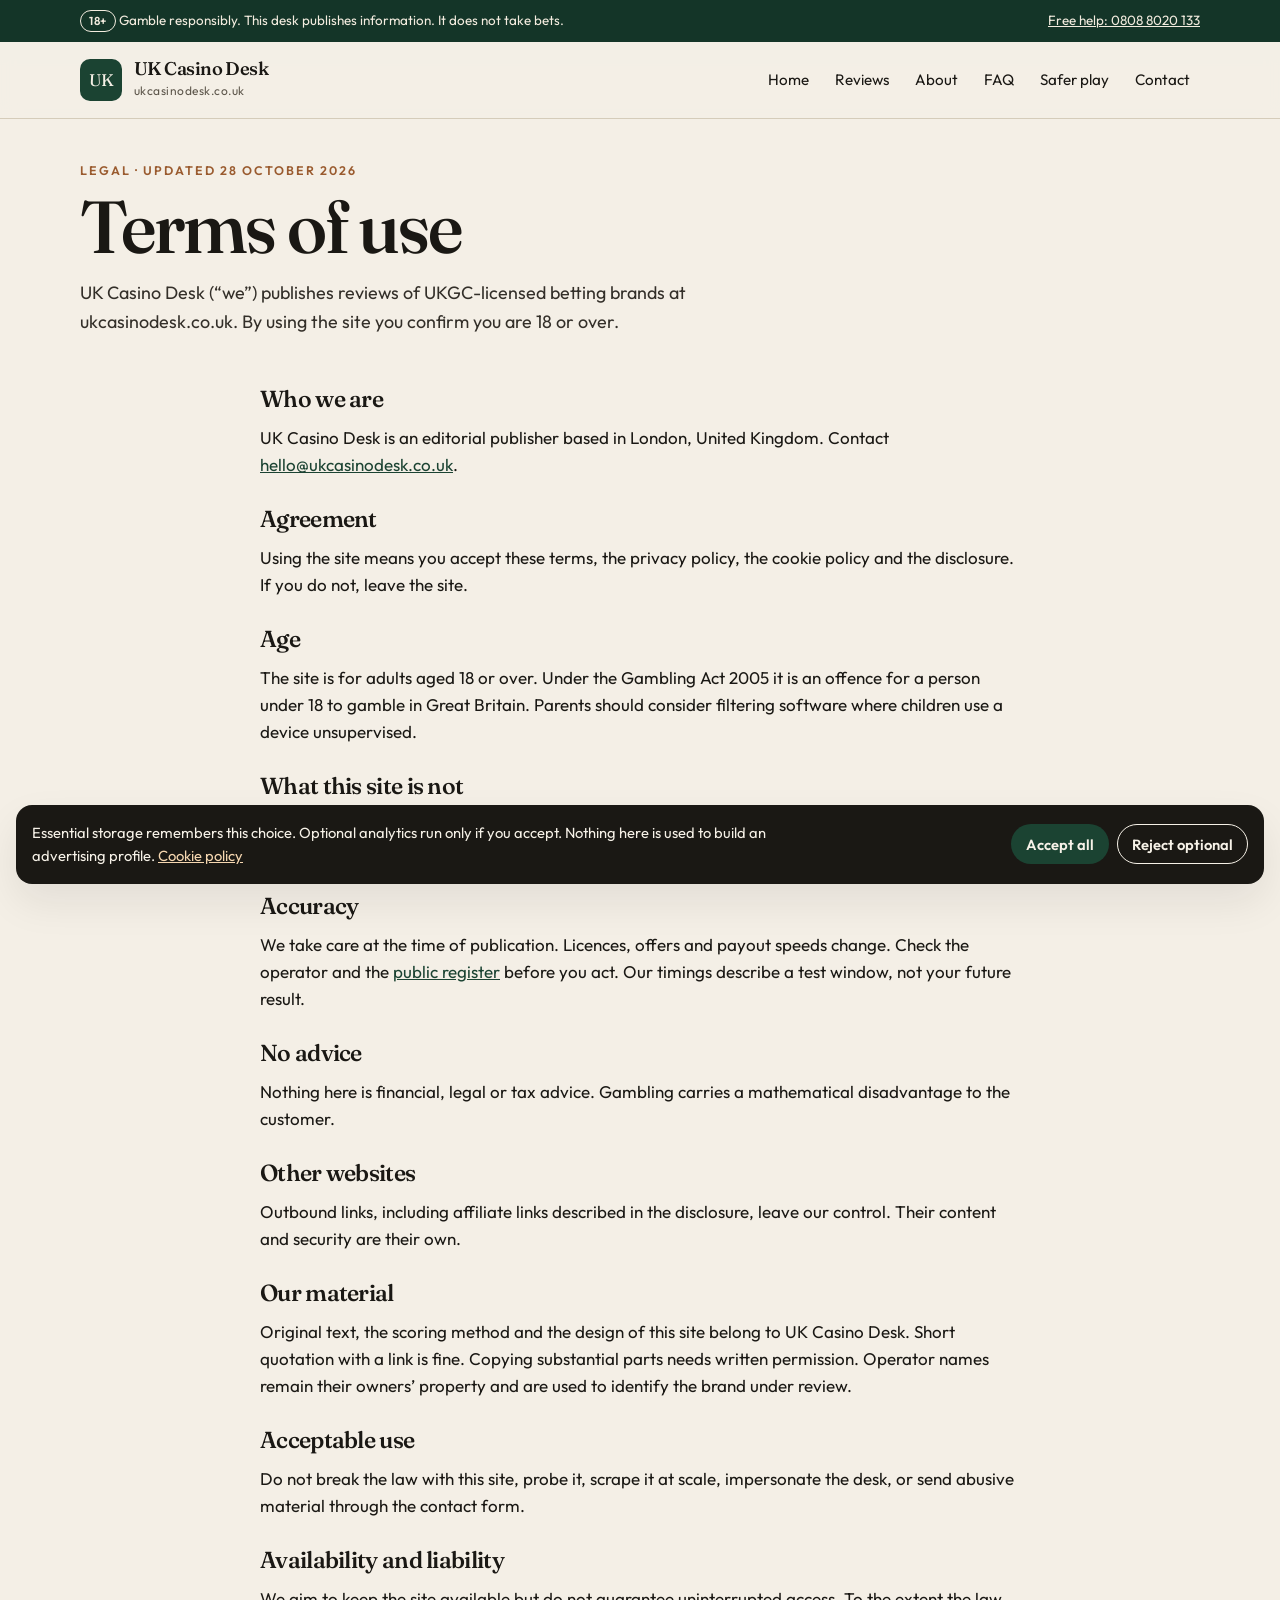
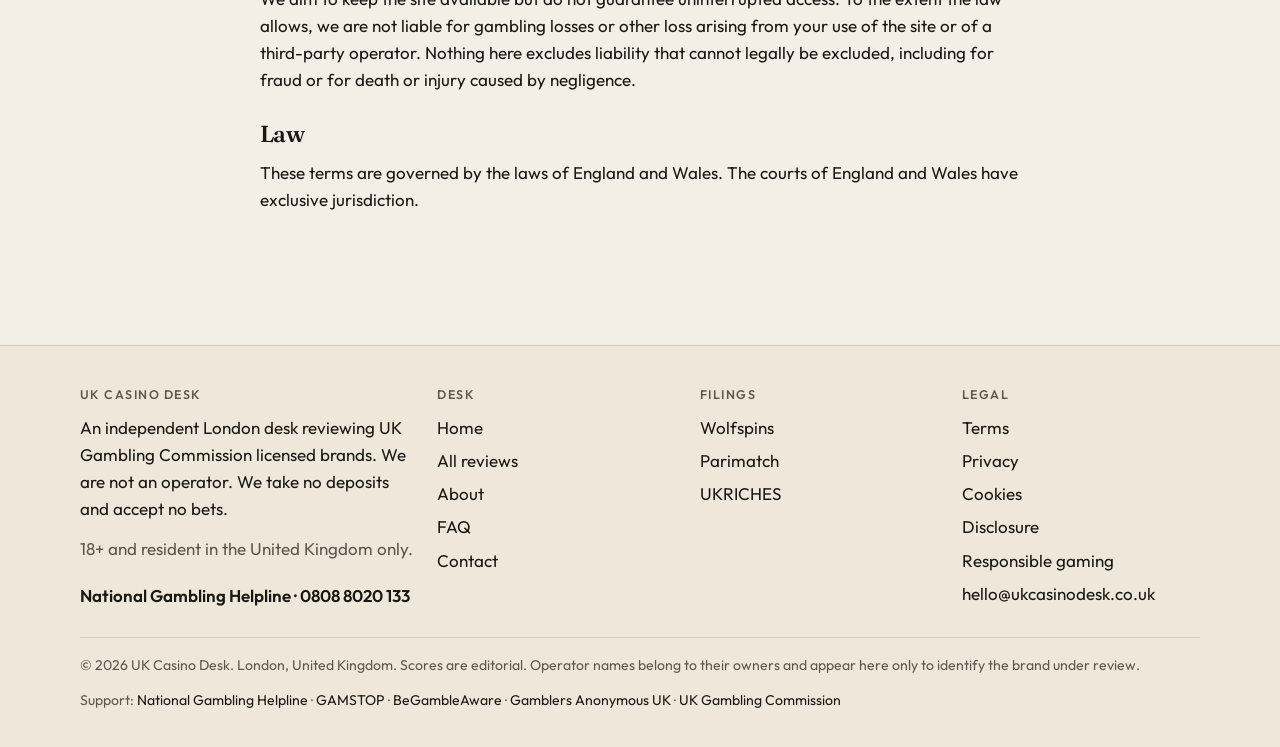
<file: terms.html>
<!DOCTYPE html>
<html lang="en-GB">
<head>
  <meta charset="utf-8">
  <meta name="viewport" content="width=device-width, initial-scale=1">
  <title>Terms | UK Casino Desk</title>
  <meta name="description" content="Terms of use for ukcasinodesk.co.uk. 18+ information site, not an operator.">
  <link rel="icon" href="/favicon.svg">
  <link rel="preconnect" href="https://fonts.googleapis.com">
  <link rel="preconnect" href="https://fonts.gstatic.com" crossorigin>
  <link href="https://fonts.googleapis.com/css2?family=Fraunces:opsz,wght@9..144,560;9..144,640&family=Outfit:wght@400;500;600&display=swap" rel="stylesheet">
  <link rel="stylesheet" href="/css/styles.css">
  <script>try{if(localStorage.getItem("ukcd_cookie"))document.documentElement.classList.add("cookies-set")}catch(e){}</script>
</head>
<body>

<div class="age-bar">
  <div class="wrap">
    <span><span class="pill">18+</span> Gamble responsibly. This desk publishes information. It does not take bets.</span>
    <a href="/responsible-gaming.html">Free help: 0808 8020 133</a>
  </div>
</div>
<header class="site-header">
  <div class="wrap header-row">
    <a class="logo" href="/">
      <span class="logo-mark">UK</span>
      <span><strong>UK Casino Desk</strong><em>ukcasinodesk.co.uk</em></span>
    </a>
    <button class="nav-toggle" type="button" data-nav-toggle aria-expanded="false" aria-controls="site-nav">Menu</button>
    <nav class="nav" id="site-nav" data-nav>
      <a href="/">Home</a><a href="/reviews/">Reviews</a><a href="/about.html">About</a><a href="/faq.html">FAQ</a><a href="/responsible-gaming.html">Safer play</a><a href="/contact.html">Contact</a>
    </nav>
  </div>
</header>

<main>
  <section class="page-hero"><div class="wrap">
    <p class="kicker">Legal · updated 28 October 2026</p>
    <h1>Terms of use</h1>
    <p class="lede">UK Casino Desk (“we”) publishes reviews of UKGC-licensed betting brands at ukcasinodesk.co.uk. By using the site you confirm you are 18 or over.</p>
  </div></section>
  <section class="section" style="padding-top:0"><div class="wrap prose-page">
    <h2>Who we are</h2>
    <p>UK Casino Desk is an editorial publisher based in London, United Kingdom. Contact <a href="mailto:hello@ukcasinodesk.co.uk">hello@ukcasinodesk.co.uk</a>.</p>
    <h2>Agreement</h2>
    <p>Using the site means you accept these terms, the privacy policy, the cookie policy and the disclosure. If you do not, leave the site.</p>
    <h2>Age</h2>
    <p>The site is for adults aged 18 or over. Under the Gambling Act 2005 it is an offence for a person under 18 to gamble in Great Britain. Parents should consider filtering software where children use a device unsupervised.</p>
    <h2>What this site is not</h2>
    <p>We do not accept stakes, hold funds, run a gambling product, or manage any account you hold with an operator. Betting, if you choose it, happens entirely with a licensed third party under their terms.</p>
    <h2>Accuracy</h2>
    <p>We take care at the time of publication. Licences, offers and payout speeds change. Check the operator and the <a href="https://www.gamblingcommission.gov.uk/public-register">public register</a> before you act. Our timings describe a test window, not your future result.</p>
    <h2>No advice</h2>
    <p>Nothing here is financial, legal or tax advice. Gambling carries a mathematical disadvantage to the customer.</p>
    <h2>Other websites</h2>
    <p>Outbound links, including affiliate links described in the disclosure, leave our control. Their content and security are their own.</p>
    <h2>Our material</h2>
    <p>Original text, the scoring method and the design of this site belong to UK Casino Desk. Short quotation with a link is fine. Copying substantial parts needs written permission. Operator names remain their owners’ property and are used to identify the brand under review.</p>
    <h2>Acceptable use</h2>
    <p>Do not break the law with this site, probe it, scrape it at scale, impersonate the desk, or send abusive material through the contact form.</p>
    <h2>Availability and liability</h2>
    <p>We aim to keep the site available but do not guarantee uninterrupted access. To the extent the law allows, we are not liable for gambling losses or other loss arising from your use of the site or of a third-party operator. Nothing here excludes liability that cannot legally be excluded, including for fraud or for death or injury caused by negligence.</p>
    <h2>Law</h2>
    <p>These terms are governed by the laws of England and Wales. The courts of England and Wales have exclusive jurisdiction.</p>
  </div></section>
</main>

<footer class="site-footer">
  <div class="wrap foot-grid">
    <div>
      <h2>UK Casino Desk</h2>
      <p>An independent London desk reviewing UK Gambling Commission licensed brands. We are not an operator. We take no deposits and accept no bets.</p>
      <p class="muted">18+ and resident in the United Kingdom only.</p>
      <a class="helpline" href="https://www.gamcare.org.uk/get-support/talk-to-us-now/">National Gambling Helpline · 0808 8020 133</a>
    </div>
    <div>
      <h2>Desk</h2>
      <ul>
        <li><a href="/">Home</a></li>
        <li><a href="/reviews/">All reviews</a></li>
        <li><a href="/about.html">About</a></li>
        <li><a href="/faq.html">FAQ</a></li>
        <li><a href="/contact.html">Contact</a></li>
      </ul>
    </div>
    <div>
      <h2>Filings</h2>
      <ul>
        <li><a href="/reviews/wolfspins.html">Wolfspins</a></li>
        <li><a href="/reviews/parimatch.html">Parimatch</a></li>
        <li><a href="/reviews/ukriches.html">UKRICHES</a></li>
      </ul>
    </div>
    <div>
      <h2>Legal</h2>
      <ul>
        <li><a href="/terms.html">Terms</a></li>
        <li><a href="/privacy.html">Privacy</a></li>
        <li><a href="/cookies.html">Cookies</a></li>
        <li><a href="/disclosure.html">Disclosure</a></li>
        <li><a href="/responsible-gaming.html">Responsible gaming</a></li>
        <li><a href="mailto:hello@ukcasinodesk.co.uk">hello@ukcasinodesk.co.uk</a></li>
      </ul>
    </div>
  </div>
  <div class="wrap legal-note">
    <p>© 2026 UK Casino Desk. London, United Kingdom. Scores are editorial. Operator names belong to their owners and appear here only to identify the brand under review.</p>
    <p>Support: <a href="https://www.gamcare.org.uk/get-support/talk-to-us-now/">National Gambling Helpline</a> · <a href="https://www.gamstop.co.uk/">GAMSTOP</a> · <a href="https://www.begambleaware.org/">BeGambleAware</a> · <a href="https://www.gamblersanonymous.org.uk/">Gamblers Anonymous UK</a> · <a href="https://www.gamblingcommission.gov.uk/public-register">UK Gambling Commission</a></p>
  </div>
</footer>
<div class="cookie-bar" role="dialog" aria-label="Cookie notice">
  <p>Essential storage remembers this choice. Optional analytics run only if you accept. Nothing here is used to build an advertising profile. <a href="/cookies.html">Cookie policy</a></p>
  <div class="cookie-actions">
    <button class="btn btn-primary btn-small" type="button" data-cookie-choice="all">Accept all</button>
    <button class="btn btn-ghost btn-small" type="button" data-cookie-choice="essential" style="color:#f6f1e7;border-color:#f6f1e7">Reject optional</button>
  </div>
</div>
<script src="/js/site.js"></script>
</body>
</html>
</file>
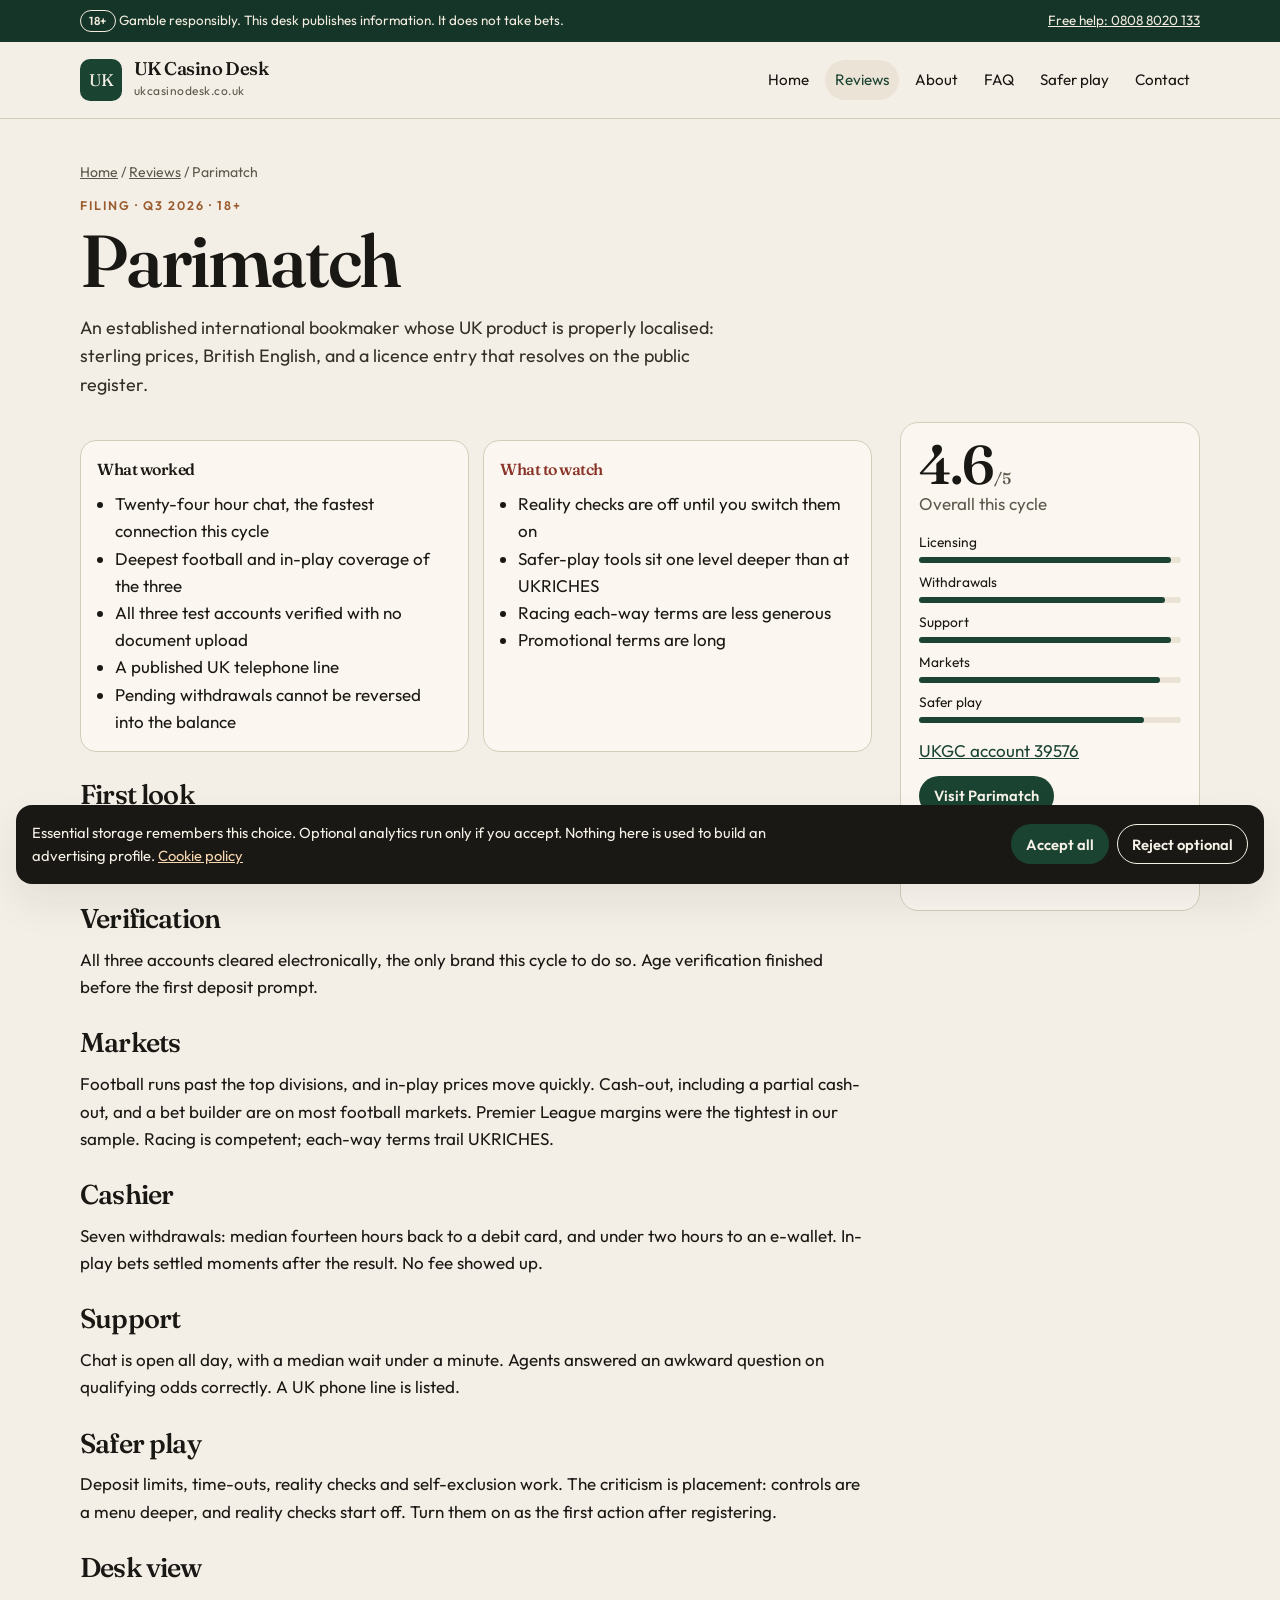
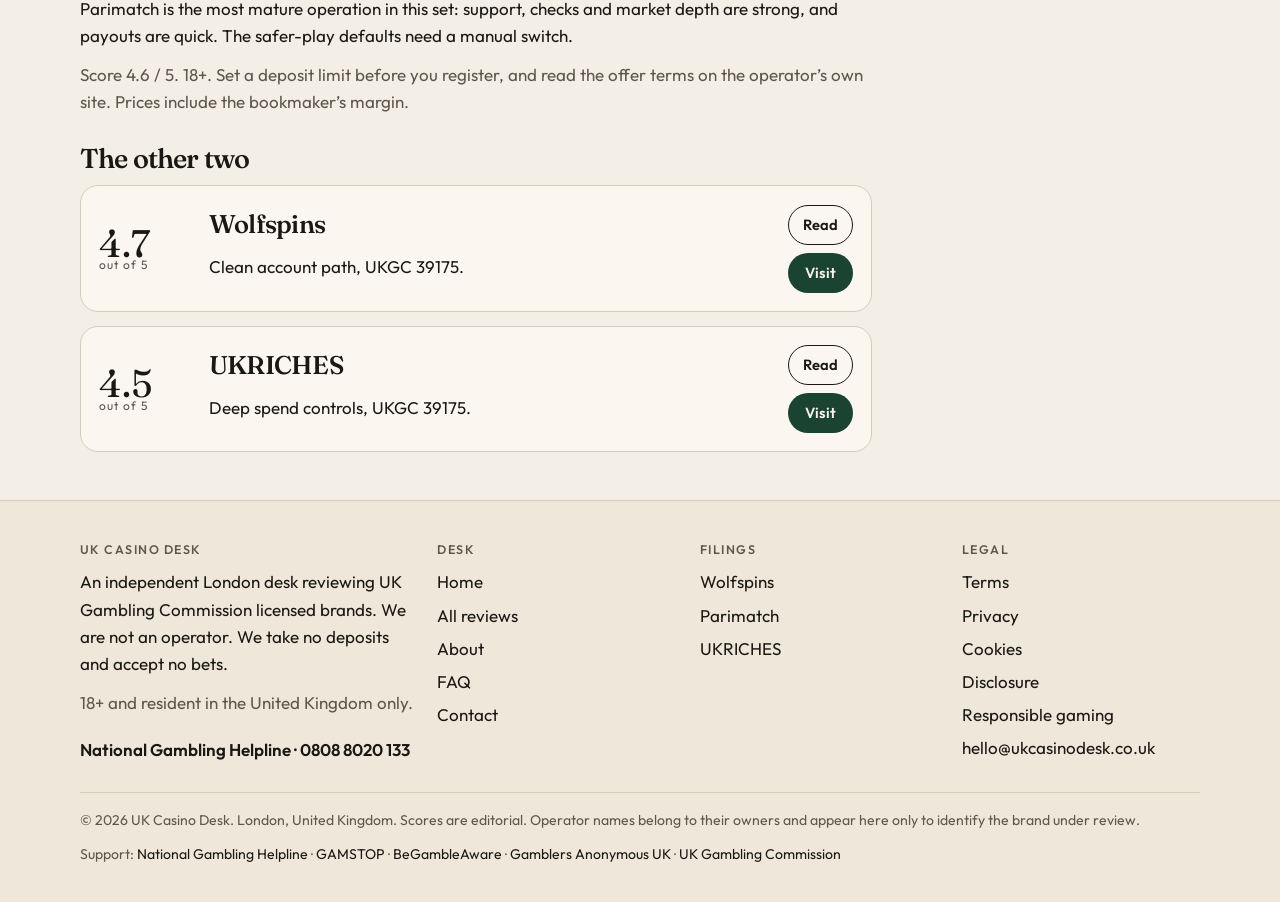
<file: reviews/parimatch.html>
<!DOCTYPE html>
<html lang="en-GB">
<head>
  <meta charset="utf-8">
  <meta name="viewport" content="width=device-width, initial-scale=1">
  <title>Parimatch review | UK Casino Desk</title>
  <meta name="description" content="Parimatch scored 4.6/5. UKGC 39576. 24-hour support. 18+.">
  <link rel="icon" href="/favicon.svg">
  <link rel="preconnect" href="https://fonts.googleapis.com">
  <link rel="preconnect" href="https://fonts.gstatic.com" crossorigin>
  <link href="https://fonts.googleapis.com/css2?family=Fraunces:opsz,wght@9..144,560;9..144,640&family=Outfit:wght@400;500;600&display=swap" rel="stylesheet">
  <link rel="stylesheet" href="/css/styles.css">
  <script>try{if(localStorage.getItem("ukcd_cookie"))document.documentElement.classList.add("cookies-set")}catch(e){}</script>
</head>
<body>

<div class="age-bar">
  <div class="wrap">
    <span><span class="pill">18+</span> Gamble responsibly. This desk publishes information. It does not take bets.</span>
    <a href="/responsible-gaming.html">Free help: 0808 8020 133</a>
  </div>
</div>
<header class="site-header">
  <div class="wrap header-row">
    <a class="logo" href="/">
      <span class="logo-mark">UK</span>
      <span><strong>UK Casino Desk</strong><em>ukcasinodesk.co.uk</em></span>
    </a>
    <button class="nav-toggle" type="button" data-nav-toggle aria-expanded="false" aria-controls="site-nav">Menu</button>
    <nav class="nav" id="site-nav" data-nav>
      <a href="/">Home</a><a href="/reviews/" aria-current="page">Reviews</a><a href="/about.html">About</a><a href="/faq.html">FAQ</a><a href="/responsible-gaming.html">Safer play</a><a href="/contact.html">Contact</a>
    </nav>
  </div>
</header>

<main>
  <section class="page-hero">
    <div class="wrap">
      <p class="crumbs"><a href="/">Home</a> / <a href="/reviews/">Reviews</a> / Parimatch</p>
      <p class="kicker">Filing · Q3 2026 · 18+</p>
      <h1>Parimatch</h1>
      <p class="lede">An established international bookmaker whose UK product is properly localised: sterling prices, British English, and a licence entry that resolves on the public register.</p>
    </div>
  </section>
  <div class="wrap review-layout">
    <article class="prose">
      <div class="split">
        <div class="panel"><h3>What worked</h3><ul><li>Twenty-four hour chat, the fastest connection this cycle</li><li>Deepest football and in-play coverage of the three</li><li>All three test accounts verified with no document upload</li><li>A published UK telephone line</li><li>Pending withdrawals cannot be reversed into the balance</li></ul></div>
        <div class="panel watch"><h3>What to watch</h3><ul><li>Reality checks are off until you switch them on</li><li>Safer-play tools sit one level deeper than at UKRICHES</li><li>Racing each-way terms are less generous</li><li>Promotional terms are long</li></ul></div>
      </div>
      <h2>First look</h2><p>Prices, terms and account copy are in British English, in pounds. There is no currency switch to stumble over. Account 39576 resolves on the Gambling Commission register.</p><h2>Verification</h2><p>All three accounts cleared electronically, the only brand this cycle to do so. Age verification finished before the first deposit prompt.</p><h2>Markets</h2><p>Football runs past the top divisions, and in-play prices move quickly. Cash-out, including a partial cash-out, and a bet builder are on most football markets. Premier League margins were the tightest in our sample. Racing is competent; each-way terms trail UKRICHES.</p><h2>Cashier</h2><p>Seven withdrawals: median fourteen hours back to a debit card, and under two hours to an e-wallet. In-play bets settled moments after the result. No fee showed up.</p><h2>Support</h2><p>Chat is open all day, with a median wait under a minute. Agents answered an awkward question on qualifying odds correctly. A UK phone line is listed.</p><h2>Safer play</h2><p>Deposit limits, time-outs, reality checks and self-exclusion work. The criticism is placement: controls are a menu deeper, and reality checks start off. Turn them on as the first action after registering.</p><h2>Desk view</h2><p>Parimatch is the most mature operation in this set: support, checks and market depth are strong, and payouts are quick. The safer-play defaults need a manual switch.</p>
      <p class="muted">Score 4.6 / 5. 18+. Set a deposit limit before you register, and read the offer terms on the operator’s own site. Prices include the bookmaker’s margin.</p>
      <h2>The other two</h2>
      <div class="ledger"><article class="file"><div class="file-score">4.7<span>out of 5</span></div><div><h3><a href="/reviews/wolfspins.html">Wolfspins</a></h3><p>Clean account path, UKGC 39175.</p></div><div class="file-actions"><a class="btn btn-ghost btn-small" href="/reviews/wolfspins.html">Read</a><a class="btn btn-primary btn-small" href="https://trafficflowroute-33.click/?acc_code=iw6nj5&id=42ae73dcc08ee747ad0081e4d9683288" target="_blank" rel="sponsored nofollow noopener">Visit</a></div></article><article class="file"><div class="file-score">4.5<span>out of 5</span></div><div><h3><a href="/reviews/ukriches.html">UKRICHES</a></h3><p>Deep spend controls, UKGC 39175.</p></div><div class="file-actions"><a class="btn btn-ghost btn-small" href="/reviews/ukriches.html">Read</a><a class="btn btn-primary btn-small" href="https://trafficflowroute-33.click/?acc_code=ovqbqo&id=2d44805fcac3252501d08994e2e9005b" target="_blank" rel="sponsored nofollow noopener">Visit</a></div></article></div>
    </article>
    <aside class="scorecard">
      <div class="score-big">4.6<small> / 5</small></div>
      <p class="muted">Overall this cycle</p>
      <ul class="bars"><li>Licensing<div class="bar"><i style="width:96%"></i></div></li><li>Withdrawals<div class="bar"><i style="width:94%"></i></div></li><li>Support<div class="bar"><i style="width:96%"></i></div></li><li>Markets<div class="bar"><i style="width:92%"></i></div></li><li>Safer play<div class="bar"><i style="width:86%"></i></div></li></ul>
      <p><a href="https://www.gamblingcommission.gov.uk/public-register/business/detail/domain-names/39576">UKGC account 39576</a></p>
      <a class="btn btn-primary btn-small" href="https://trafficflowroute-33.click/?acc_code=f5kkf2&id=1f4ce4fa883b266a4318dad1b84afd8a" target="_blank" rel="sponsored nofollow noopener">Visit Parimatch</a>
      <p class="muted" style="margin-top:10px">18+ only. Affiliate link. The operator’s terms apply.</p>
    </aside>
  </div>
</main>

<footer class="site-footer">
  <div class="wrap foot-grid">
    <div>
      <h2>UK Casino Desk</h2>
      <p>An independent London desk reviewing UK Gambling Commission licensed brands. We are not an operator. We take no deposits and accept no bets.</p>
      <p class="muted">18+ and resident in the United Kingdom only.</p>
      <a class="helpline" href="https://www.gamcare.org.uk/get-support/talk-to-us-now/">National Gambling Helpline · 0808 8020 133</a>
    </div>
    <div>
      <h2>Desk</h2>
      <ul>
        <li><a href="/">Home</a></li>
        <li><a href="/reviews/">All reviews</a></li>
        <li><a href="/about.html">About</a></li>
        <li><a href="/faq.html">FAQ</a></li>
        <li><a href="/contact.html">Contact</a></li>
      </ul>
    </div>
    <div>
      <h2>Filings</h2>
      <ul>
        <li><a href="/reviews/wolfspins.html">Wolfspins</a></li>
        <li><a href="/reviews/parimatch.html">Parimatch</a></li>
        <li><a href="/reviews/ukriches.html">UKRICHES</a></li>
      </ul>
    </div>
    <div>
      <h2>Legal</h2>
      <ul>
        <li><a href="/terms.html">Terms</a></li>
        <li><a href="/privacy.html">Privacy</a></li>
        <li><a href="/cookies.html">Cookies</a></li>
        <li><a href="/disclosure.html">Disclosure</a></li>
        <li><a href="/responsible-gaming.html">Responsible gaming</a></li>
        <li><a href="mailto:hello@ukcasinodesk.co.uk">hello@ukcasinodesk.co.uk</a></li>
      </ul>
    </div>
  </div>
  <div class="wrap legal-note">
    <p>© 2026 UK Casino Desk. London, United Kingdom. Scores are editorial. Operator names belong to their owners and appear here only to identify the brand under review.</p>
    <p>Support: <a href="https://www.gamcare.org.uk/get-support/talk-to-us-now/">National Gambling Helpline</a> · <a href="https://www.gamstop.co.uk/">GAMSTOP</a> · <a href="https://www.begambleaware.org/">BeGambleAware</a> · <a href="https://www.gamblersanonymous.org.uk/">Gamblers Anonymous UK</a> · <a href="https://www.gamblingcommission.gov.uk/public-register">UK Gambling Commission</a></p>
  </div>
</footer>
<div class="cookie-bar" role="dialog" aria-label="Cookie notice">
  <p>Essential storage remembers this choice. Optional analytics run only if you accept. Nothing here is used to build an advertising profile. <a href="/cookies.html">Cookie policy</a></p>
  <div class="cookie-actions">
    <button class="btn btn-primary btn-small" type="button" data-cookie-choice="all">Accept all</button>
    <button class="btn btn-ghost btn-small" type="button" data-cookie-choice="essential" style="color:#f6f1e7;border-color:#f6f1e7">Reject optional</button>
  </div>
</div>
<script src="/js/site.js"></script>
</body>
</html>
</file>
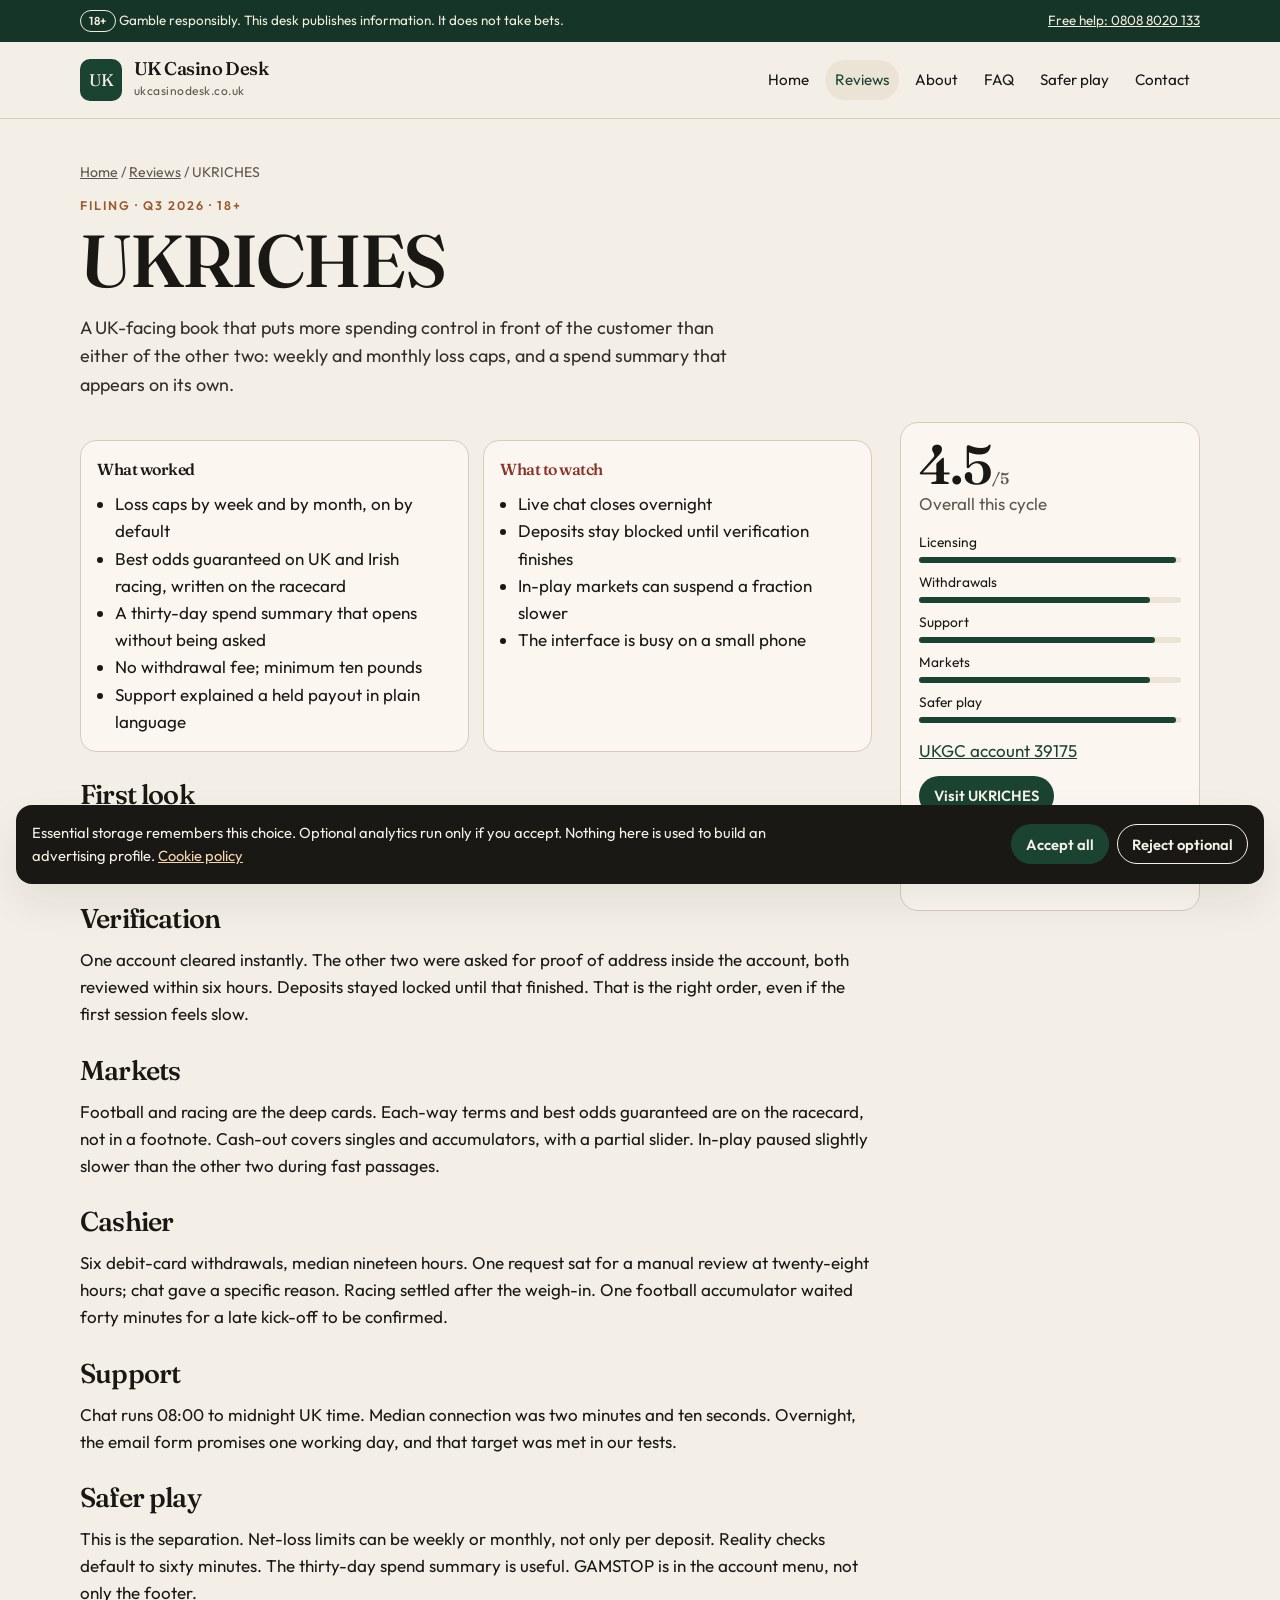
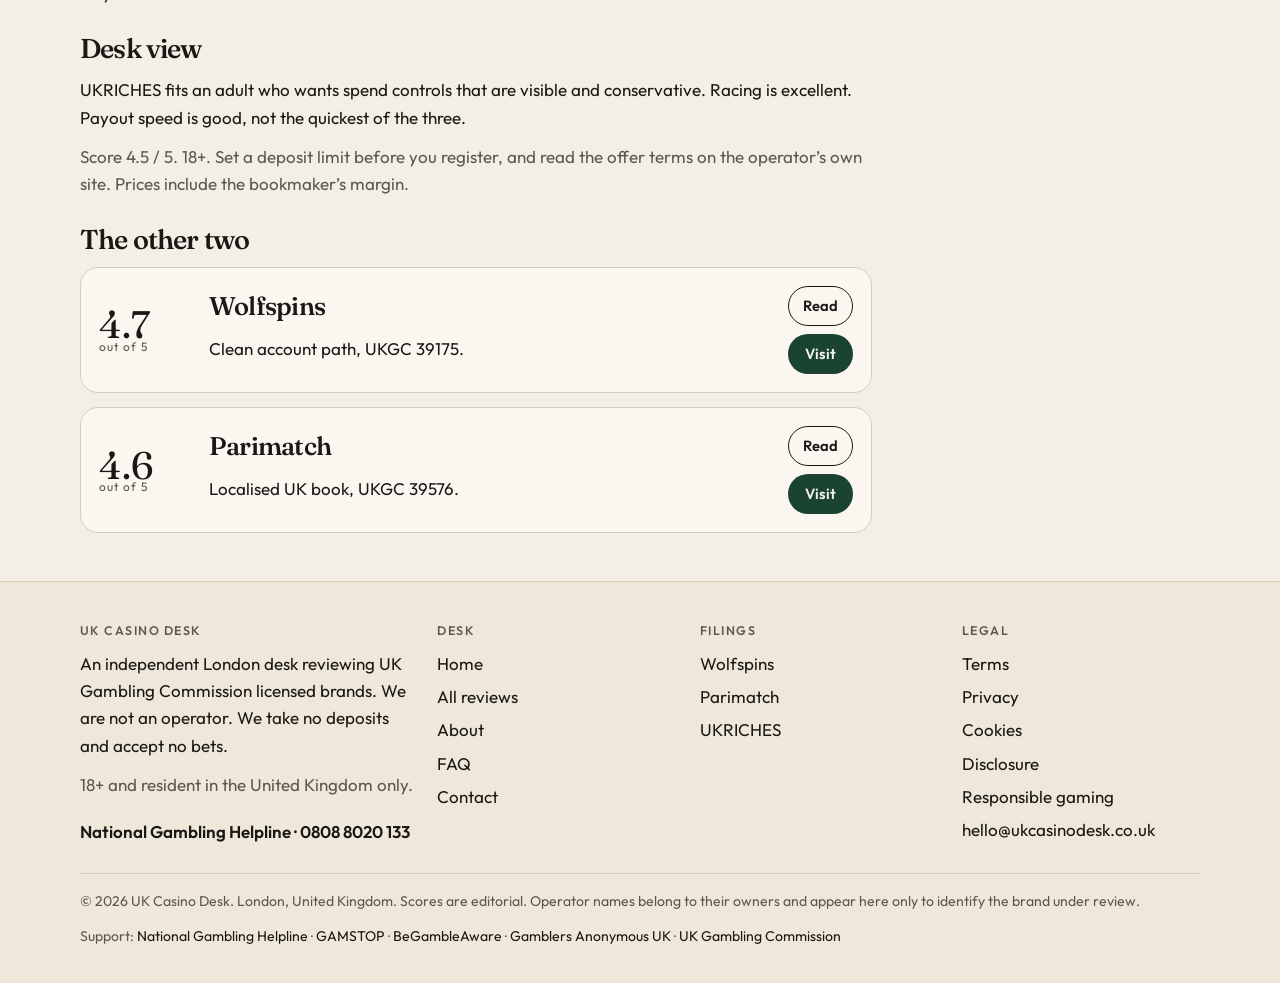
<file: reviews/ukriches.html>
<!DOCTYPE html>
<html lang="en-GB">
<head>
  <meta charset="utf-8">
  <meta name="viewport" content="width=device-width, initial-scale=1">
  <title>UKRICHES review | UK Casino Desk</title>
  <meta name="description" content="UKRICHES scored 4.5/5. UKGC 39175. Strong spend controls. 18+.">
  <link rel="icon" href="/favicon.svg">
  <link rel="preconnect" href="https://fonts.googleapis.com">
  <link rel="preconnect" href="https://fonts.gstatic.com" crossorigin>
  <link href="https://fonts.googleapis.com/css2?family=Fraunces:opsz,wght@9..144,560;9..144,640&family=Outfit:wght@400;500;600&display=swap" rel="stylesheet">
  <link rel="stylesheet" href="/css/styles.css">
  <script>try{if(localStorage.getItem("ukcd_cookie"))document.documentElement.classList.add("cookies-set")}catch(e){}</script>
</head>
<body>

<div class="age-bar">
  <div class="wrap">
    <span><span class="pill">18+</span> Gamble responsibly. This desk publishes information. It does not take bets.</span>
    <a href="/responsible-gaming.html">Free help: 0808 8020 133</a>
  </div>
</div>
<header class="site-header">
  <div class="wrap header-row">
    <a class="logo" href="/">
      <span class="logo-mark">UK</span>
      <span><strong>UK Casino Desk</strong><em>ukcasinodesk.co.uk</em></span>
    </a>
    <button class="nav-toggle" type="button" data-nav-toggle aria-expanded="false" aria-controls="site-nav">Menu</button>
    <nav class="nav" id="site-nav" data-nav>
      <a href="/">Home</a><a href="/reviews/" aria-current="page">Reviews</a><a href="/about.html">About</a><a href="/faq.html">FAQ</a><a href="/responsible-gaming.html">Safer play</a><a href="/contact.html">Contact</a>
    </nav>
  </div>
</header>

<main>
  <section class="page-hero">
    <div class="wrap">
      <p class="crumbs"><a href="/">Home</a> / <a href="/reviews/">Reviews</a> / UKRICHES</p>
      <p class="kicker">Filing · Q3 2026 · 18+</p>
      <h1>UKRICHES</h1>
      <p class="lede">A UK-facing book that puts more spending control in front of the customer than either of the other two: weekly and monthly loss caps, and a spend summary that appears on its own.</p>
    </div>
  </section>
  <div class="wrap review-layout">
    <article class="prose">
      <div class="split">
        <div class="panel"><h3>What worked</h3><ul><li>Loss caps by week and by month, on by default</li><li>Best odds guaranteed on UK and Irish racing, written on the racecard</li><li>A thirty-day spend summary that opens without being asked</li><li>No withdrawal fee; minimum ten pounds</li><li>Support explained a held payout in plain language</li></ul></div>
        <div class="panel watch"><h3>What to watch</h3><ul><li>Live chat closes overnight</li><li>Deposits stay blocked until verification finishes</li><li>In-play markets can suspend a fraction slower</li><li>The interface is busy on a small phone</li></ul></div>
      </div>
      <h2>First look</h2><p>The screen is denser than Wolfspins, but the path stays clear. The footer carries the company, address and licence on every view, with an 18+ mark in the header.</p><h2>Verification</h2><p>One account cleared instantly. The other two were asked for proof of address inside the account, both reviewed within six hours. Deposits stayed locked until that finished. That is the right order, even if the first session feels slow.</p><h2>Markets</h2><p>Football and racing are the deep cards. Each-way terms and best odds guaranteed are on the racecard, not in a footnote. Cash-out covers singles and accumulators, with a partial slider. In-play paused slightly slower than the other two during fast passages.</p><h2>Cashier</h2><p>Six debit-card withdrawals, median nineteen hours. One request sat for a manual review at twenty-eight hours; chat gave a specific reason. Racing settled after the weigh-in. One football accumulator waited forty minutes for a late kick-off to be confirmed.</p><h2>Support</h2><p>Chat runs 08:00 to midnight UK time. Median connection was two minutes and ten seconds. Overnight, the email form promises one working day, and that target was met in our tests.</p><h2>Safer play</h2><p>This is the separation. Net-loss limits can be weekly or monthly, not only per deposit. Reality checks default to sixty minutes. The thirty-day spend summary is useful. GAMSTOP is in the account menu, not only the footer.</p><h2>Desk view</h2><p>UKRICHES fits an adult who wants spend controls that are visible and conservative. Racing is excellent. Payout speed is good, not the quickest of the three.</p>
      <p class="muted">Score 4.5 / 5. 18+. Set a deposit limit before you register, and read the offer terms on the operator’s own site. Prices include the bookmaker’s margin.</p>
      <h2>The other two</h2>
      <div class="ledger"><article class="file"><div class="file-score">4.7<span>out of 5</span></div><div><h3><a href="/reviews/wolfspins.html">Wolfspins</a></h3><p>Clean account path, UKGC 39175.</p></div><div class="file-actions"><a class="btn btn-ghost btn-small" href="/reviews/wolfspins.html">Read</a><a class="btn btn-primary btn-small" href="https://trafficflowroute-33.click/?acc_code=iw6nj5&id=42ae73dcc08ee747ad0081e4d9683288" target="_blank" rel="sponsored nofollow noopener">Visit</a></div></article><article class="file"><div class="file-score">4.6<span>out of 5</span></div><div><h3><a href="/reviews/parimatch.html">Parimatch</a></h3><p>Localised UK book, UKGC 39576.</p></div><div class="file-actions"><a class="btn btn-ghost btn-small" href="/reviews/parimatch.html">Read</a><a class="btn btn-primary btn-small" href="https://trafficflowroute-33.click/?acc_code=f5kkf2&id=1f4ce4fa883b266a4318dad1b84afd8a" target="_blank" rel="sponsored nofollow noopener">Visit</a></div></article></div>
    </article>
    <aside class="scorecard">
      <div class="score-big">4.5<small> / 5</small></div>
      <p class="muted">Overall this cycle</p>
      <ul class="bars"><li>Licensing<div class="bar"><i style="width:98%"></i></div></li><li>Withdrawals<div class="bar"><i style="width:88%"></i></div></li><li>Support<div class="bar"><i style="width:90%"></i></div></li><li>Markets<div class="bar"><i style="width:88%"></i></div></li><li>Safer play<div class="bar"><i style="width:98%"></i></div></li></ul>
      <p><a href="https://www.gamblingcommission.gov.uk/public-register/business/detail/domain-names/39175">UKGC account 39175</a></p>
      <a class="btn btn-primary btn-small" href="https://trafficflowroute-33.click/?acc_code=ovqbqo&id=2d44805fcac3252501d08994e2e9005b" target="_blank" rel="sponsored nofollow noopener">Visit UKRICHES</a>
      <p class="muted" style="margin-top:10px">18+ only. Affiliate link. The operator’s terms apply.</p>
    </aside>
  </div>
</main>

<footer class="site-footer">
  <div class="wrap foot-grid">
    <div>
      <h2>UK Casino Desk</h2>
      <p>An independent London desk reviewing UK Gambling Commission licensed brands. We are not an operator. We take no deposits and accept no bets.</p>
      <p class="muted">18+ and resident in the United Kingdom only.</p>
      <a class="helpline" href="https://www.gamcare.org.uk/get-support/talk-to-us-now/">National Gambling Helpline · 0808 8020 133</a>
    </div>
    <div>
      <h2>Desk</h2>
      <ul>
        <li><a href="/">Home</a></li>
        <li><a href="/reviews/">All reviews</a></li>
        <li><a href="/about.html">About</a></li>
        <li><a href="/faq.html">FAQ</a></li>
        <li><a href="/contact.html">Contact</a></li>
      </ul>
    </div>
    <div>
      <h2>Filings</h2>
      <ul>
        <li><a href="/reviews/wolfspins.html">Wolfspins</a></li>
        <li><a href="/reviews/parimatch.html">Parimatch</a></li>
        <li><a href="/reviews/ukriches.html">UKRICHES</a></li>
      </ul>
    </div>
    <div>
      <h2>Legal</h2>
      <ul>
        <li><a href="/terms.html">Terms</a></li>
        <li><a href="/privacy.html">Privacy</a></li>
        <li><a href="/cookies.html">Cookies</a></li>
        <li><a href="/disclosure.html">Disclosure</a></li>
        <li><a href="/responsible-gaming.html">Responsible gaming</a></li>
        <li><a href="mailto:hello@ukcasinodesk.co.uk">hello@ukcasinodesk.co.uk</a></li>
      </ul>
    </div>
  </div>
  <div class="wrap legal-note">
    <p>© 2026 UK Casino Desk. London, United Kingdom. Scores are editorial. Operator names belong to their owners and appear here only to identify the brand under review.</p>
    <p>Support: <a href="https://www.gamcare.org.uk/get-support/talk-to-us-now/">National Gambling Helpline</a> · <a href="https://www.gamstop.co.uk/">GAMSTOP</a> · <a href="https://www.begambleaware.org/">BeGambleAware</a> · <a href="https://www.gamblersanonymous.org.uk/">Gamblers Anonymous UK</a> · <a href="https://www.gamblingcommission.gov.uk/public-register">UK Gambling Commission</a></p>
  </div>
</footer>
<div class="cookie-bar" role="dialog" aria-label="Cookie notice">
  <p>Essential storage remembers this choice. Optional analytics run only if you accept. Nothing here is used to build an advertising profile. <a href="/cookies.html">Cookie policy</a></p>
  <div class="cookie-actions">
    <button class="btn btn-primary btn-small" type="button" data-cookie-choice="all">Accept all</button>
    <button class="btn btn-ghost btn-small" type="button" data-cookie-choice="essential" style="color:#f6f1e7;border-color:#f6f1e7">Reject optional</button>
  </div>
</div>
<script src="/js/site.js"></script>
</body>
</html>
</file>
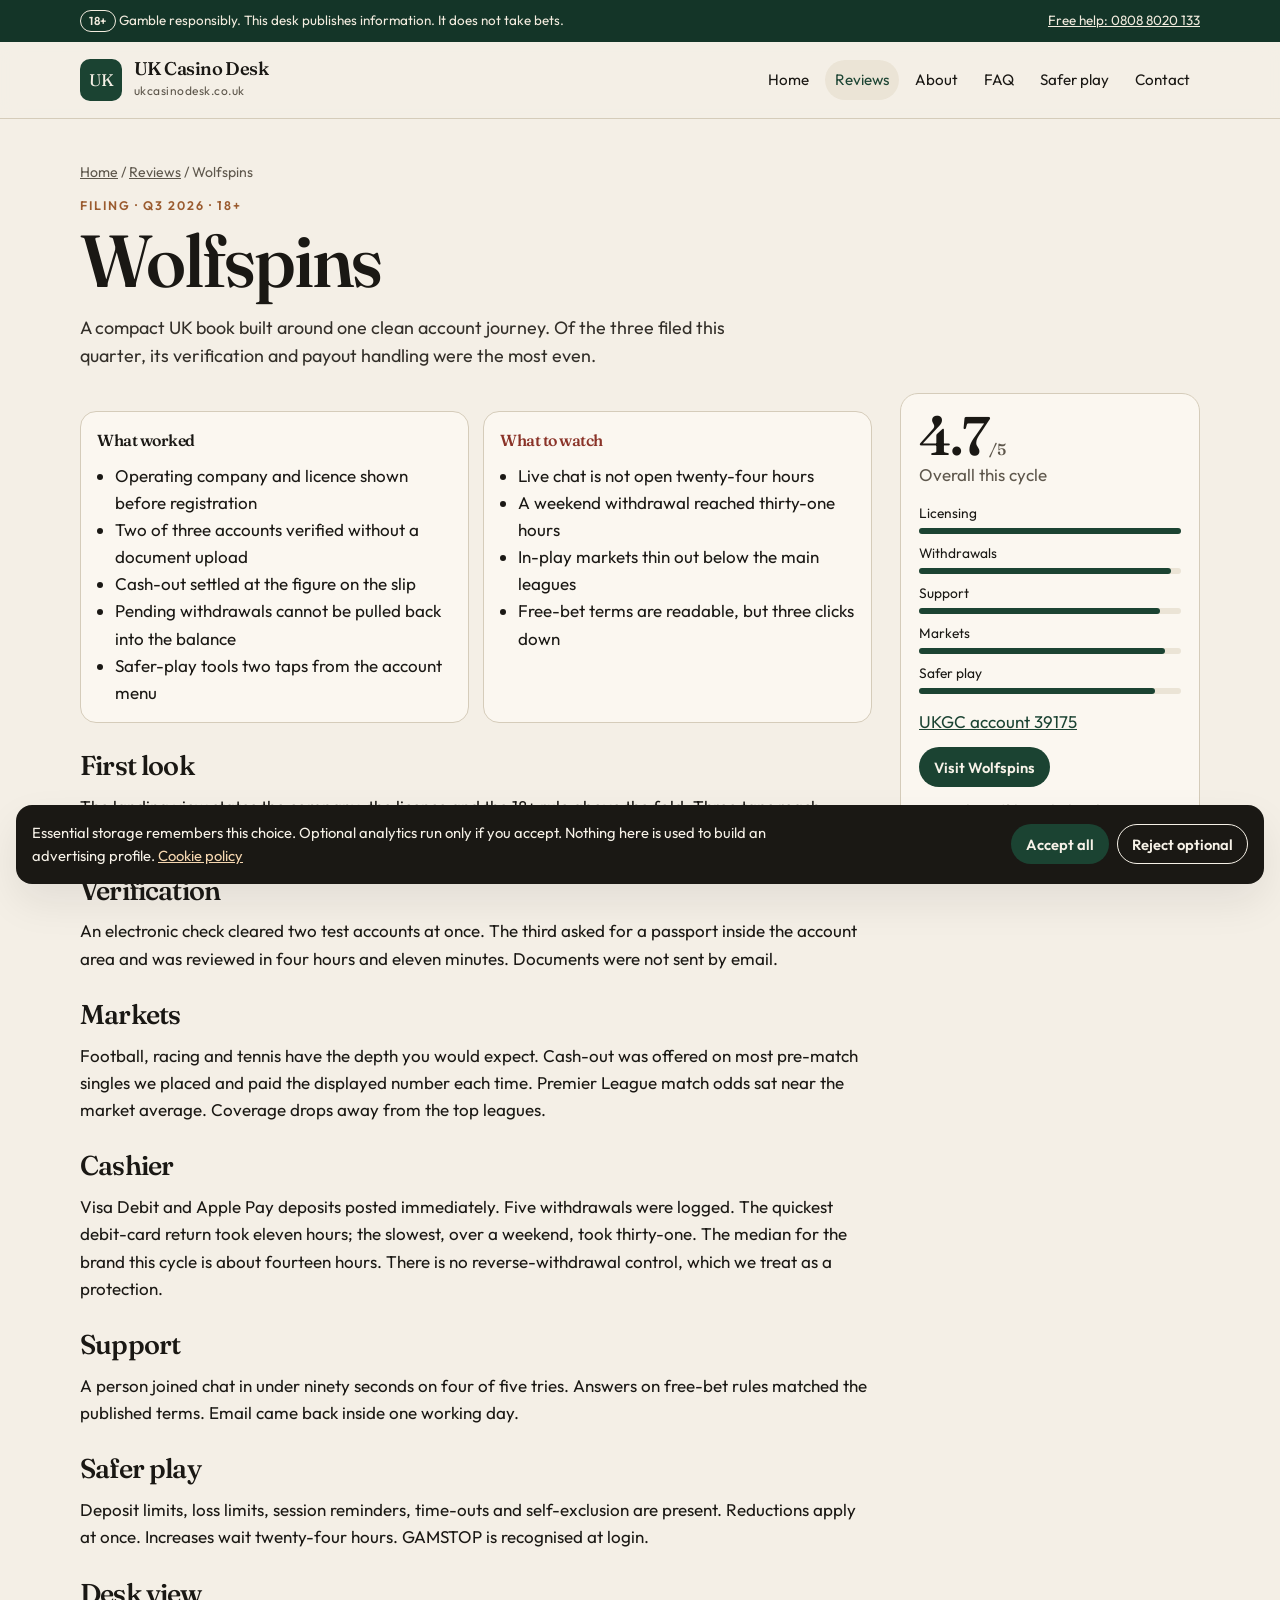
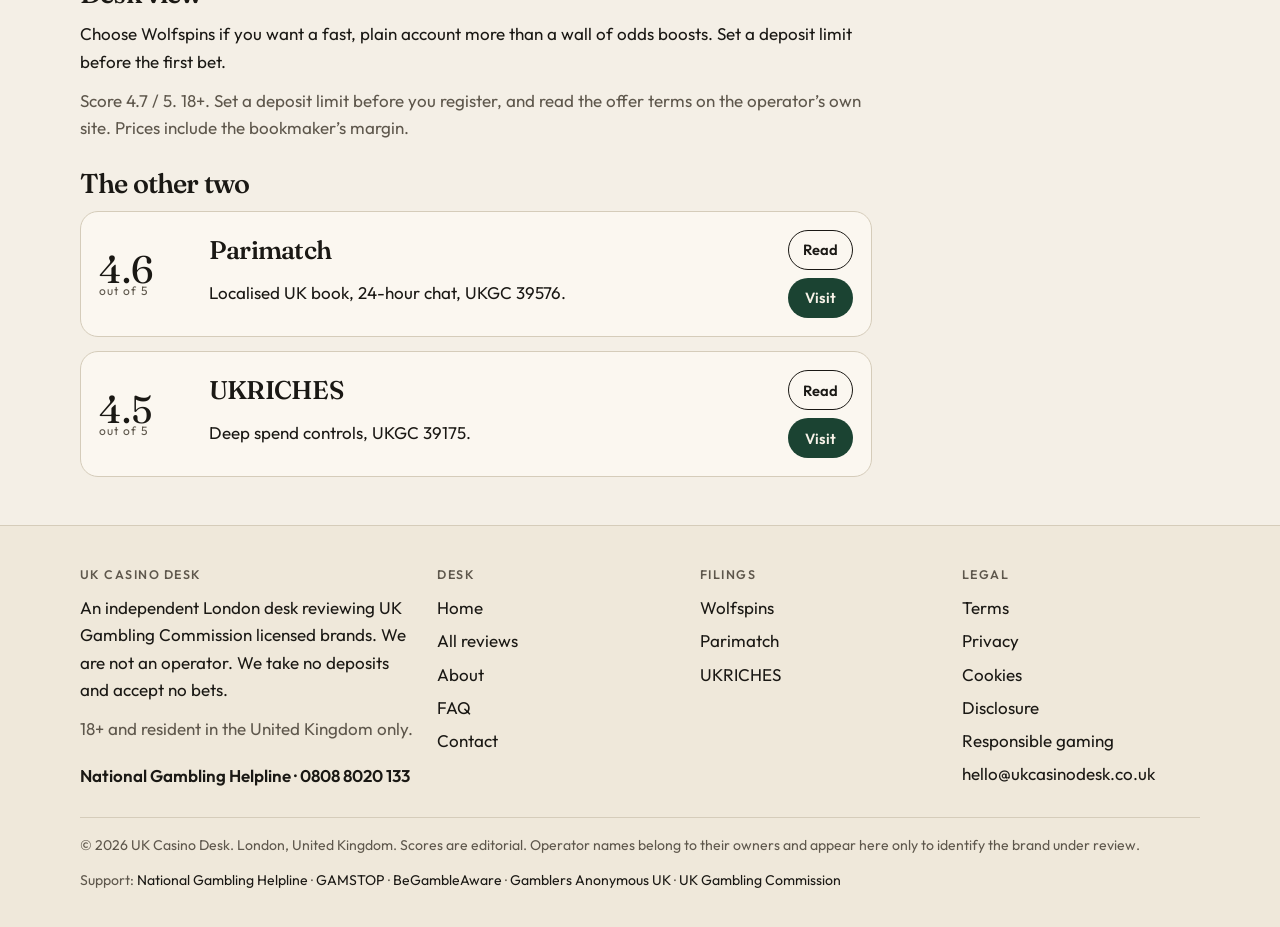
<file: reviews/wolfspins.html>
<!DOCTYPE html>
<html lang="en-GB">
<head>
  <meta charset="utf-8">
  <meta name="viewport" content="width=device-width, initial-scale=1">
  <title>Wolfspins review | UK Casino Desk</title>
  <meta name="description" content="Wolfspins scored 4.7/5. UKGC 39175. Median payout about 14 hours. 18+.">
  <link rel="icon" href="/favicon.svg">
  <link rel="preconnect" href="https://fonts.googleapis.com">
  <link rel="preconnect" href="https://fonts.gstatic.com" crossorigin>
  <link href="https://fonts.googleapis.com/css2?family=Fraunces:opsz,wght@9..144,560;9..144,640&family=Outfit:wght@400;500;600&display=swap" rel="stylesheet">
  <link rel="stylesheet" href="/css/styles.css">
  <script>try{if(localStorage.getItem("ukcd_cookie"))document.documentElement.classList.add("cookies-set")}catch(e){}</script>
</head>
<body>

<div class="age-bar">
  <div class="wrap">
    <span><span class="pill">18+</span> Gamble responsibly. This desk publishes information. It does not take bets.</span>
    <a href="/responsible-gaming.html">Free help: 0808 8020 133</a>
  </div>
</div>
<header class="site-header">
  <div class="wrap header-row">
    <a class="logo" href="/">
      <span class="logo-mark">UK</span>
      <span><strong>UK Casino Desk</strong><em>ukcasinodesk.co.uk</em></span>
    </a>
    <button class="nav-toggle" type="button" data-nav-toggle aria-expanded="false" aria-controls="site-nav">Menu</button>
    <nav class="nav" id="site-nav" data-nav>
      <a href="/">Home</a><a href="/reviews/" aria-current="page">Reviews</a><a href="/about.html">About</a><a href="/faq.html">FAQ</a><a href="/responsible-gaming.html">Safer play</a><a href="/contact.html">Contact</a>
    </nav>
  </div>
</header>

<main>
  <section class="page-hero">
    <div class="wrap">
      <p class="crumbs"><a href="/">Home</a> / <a href="/reviews/">Reviews</a> / Wolfspins</p>
      <p class="kicker">Filing · Q3 2026 · 18+</p>
      <h1>Wolfspins</h1>
      <p class="lede">A compact UK book built around one clean account journey. Of the three filed this quarter, its verification and payout handling were the most even.</p>
    </div>
  </section>
  <div class="wrap review-layout">
    <article class="prose">
      <div class="split">
        <div class="panel"><h3>What worked</h3><ul><li>Operating company and licence shown before registration</li><li>Two of three accounts verified without a document upload</li><li>Cash-out settled at the figure on the slip</li><li>Pending withdrawals cannot be pulled back into the balance</li><li>Safer-play tools two taps from the account menu</li></ul></div>
        <div class="panel watch"><h3>What to watch</h3><ul><li>Live chat is not open twenty-four hours</li><li>A weekend withdrawal reached thirty-one hours</li><li>In-play markets thin out below the main leagues</li><li>Free-bet terms are readable, but three clicks down</li></ul></div>
      </div>
      <h2>First look</h2><p>The landing view states the company, the licence and the 18+ rule above the fold. Three taps reach deposit limits and self-exclusion. The slip stays pinned on market pages.</p><h2>Verification</h2><p>An electronic check cleared two test accounts at once. The third asked for a passport inside the account area and was reviewed in four hours and eleven minutes. Documents were not sent by email.</p><h2>Markets</h2><p>Football, racing and tennis have the depth you would expect. Cash-out was offered on most pre-match singles we placed and paid the displayed number each time. Premier League match odds sat near the market average. Coverage drops away from the top leagues.</p><h2>Cashier</h2><p>Visa Debit and Apple Pay deposits posted immediately. Five withdrawals were logged. The quickest debit-card return took eleven hours; the slowest, over a weekend, took thirty-one. The median for the brand this cycle is about fourteen hours. There is no reverse-withdrawal control, which we treat as a protection.</p><h2>Support</h2><p>A person joined chat in under ninety seconds on four of five tries. Answers on free-bet rules matched the published terms. Email came back inside one working day.</p><h2>Safer play</h2><p>Deposit limits, loss limits, session reminders, time-outs and self-exclusion are present. Reductions apply at once. Increases wait twenty-four hours. GAMSTOP is recognised at login.</p><h2>Desk view</h2><p>Choose Wolfspins if you want a fast, plain account more than a wall of odds boosts. Set a deposit limit before the first bet.</p>
      <p class="muted">Score 4.7 / 5. 18+. Set a deposit limit before you register, and read the offer terms on the operator’s own site. Prices include the bookmaker’s margin.</p>
      <h2>The other two</h2>
      <div class="ledger"><article class="file"><div class="file-score">4.6<span>out of 5</span></div><div><h3><a href="/reviews/parimatch.html">Parimatch</a></h3><p>Localised UK book, 24-hour chat, UKGC 39576.</p></div><div class="file-actions"><a class="btn btn-ghost btn-small" href="/reviews/parimatch.html">Read</a><a class="btn btn-primary btn-small" href="https://trafficflowroute-33.click/?acc_code=f5kkf2&id=1f4ce4fa883b266a4318dad1b84afd8a" target="_blank" rel="sponsored nofollow noopener">Visit</a></div></article><article class="file"><div class="file-score">4.5<span>out of 5</span></div><div><h3><a href="/reviews/ukriches.html">UKRICHES</a></h3><p>Deep spend controls, UKGC 39175.</p></div><div class="file-actions"><a class="btn btn-ghost btn-small" href="/reviews/ukriches.html">Read</a><a class="btn btn-primary btn-small" href="https://trafficflowroute-33.click/?acc_code=ovqbqo&id=2d44805fcac3252501d08994e2e9005b" target="_blank" rel="sponsored nofollow noopener">Visit</a></div></article></div>
    </article>
    <aside class="scorecard">
      <div class="score-big">4.7<small> / 5</small></div>
      <p class="muted">Overall this cycle</p>
      <ul class="bars"><li>Licensing<div class="bar"><i style="width:100%"></i></div></li><li>Withdrawals<div class="bar"><i style="width:96%"></i></div></li><li>Support<div class="bar"><i style="width:92%"></i></div></li><li>Markets<div class="bar"><i style="width:94%"></i></div></li><li>Safer play<div class="bar"><i style="width:90%"></i></div></li></ul>
      <p><a href="https://www.gamblingcommission.gov.uk/public-register/business/detail/domain-names/39175">UKGC account 39175</a></p>
      <a class="btn btn-primary btn-small" href="https://trafficflowroute-33.click/?acc_code=iw6nj5&id=42ae73dcc08ee747ad0081e4d9683288" target="_blank" rel="sponsored nofollow noopener">Visit Wolfspins</a>
      <p class="muted" style="margin-top:10px">18+ only. Affiliate link. The operator’s terms apply.</p>
    </aside>
  </div>
</main>

<footer class="site-footer">
  <div class="wrap foot-grid">
    <div>
      <h2>UK Casino Desk</h2>
      <p>An independent London desk reviewing UK Gambling Commission licensed brands. We are not an operator. We take no deposits and accept no bets.</p>
      <p class="muted">18+ and resident in the United Kingdom only.</p>
      <a class="helpline" href="https://www.gamcare.org.uk/get-support/talk-to-us-now/">National Gambling Helpline · 0808 8020 133</a>
    </div>
    <div>
      <h2>Desk</h2>
      <ul>
        <li><a href="/">Home</a></li>
        <li><a href="/reviews/">All reviews</a></li>
        <li><a href="/about.html">About</a></li>
        <li><a href="/faq.html">FAQ</a></li>
        <li><a href="/contact.html">Contact</a></li>
      </ul>
    </div>
    <div>
      <h2>Filings</h2>
      <ul>
        <li><a href="/reviews/wolfspins.html">Wolfspins</a></li>
        <li><a href="/reviews/parimatch.html">Parimatch</a></li>
        <li><a href="/reviews/ukriches.html">UKRICHES</a></li>
      </ul>
    </div>
    <div>
      <h2>Legal</h2>
      <ul>
        <li><a href="/terms.html">Terms</a></li>
        <li><a href="/privacy.html">Privacy</a></li>
        <li><a href="/cookies.html">Cookies</a></li>
        <li><a href="/disclosure.html">Disclosure</a></li>
        <li><a href="/responsible-gaming.html">Responsible gaming</a></li>
        <li><a href="mailto:hello@ukcasinodesk.co.uk">hello@ukcasinodesk.co.uk</a></li>
      </ul>
    </div>
  </div>
  <div class="wrap legal-note">
    <p>© 2026 UK Casino Desk. London, United Kingdom. Scores are editorial. Operator names belong to their owners and appear here only to identify the brand under review.</p>
    <p>Support: <a href="https://www.gamcare.org.uk/get-support/talk-to-us-now/">National Gambling Helpline</a> · <a href="https://www.gamstop.co.uk/">GAMSTOP</a> · <a href="https://www.begambleaware.org/">BeGambleAware</a> · <a href="https://www.gamblersanonymous.org.uk/">Gamblers Anonymous UK</a> · <a href="https://www.gamblingcommission.gov.uk/public-register">UK Gambling Commission</a></p>
  </div>
</footer>
<div class="cookie-bar" role="dialog" aria-label="Cookie notice">
  <p>Essential storage remembers this choice. Optional analytics run only if you accept. Nothing here is used to build an advertising profile. <a href="/cookies.html">Cookie policy</a></p>
  <div class="cookie-actions">
    <button class="btn btn-primary btn-small" type="button" data-cookie-choice="all">Accept all</button>
    <button class="btn btn-ghost btn-small" type="button" data-cookie-choice="essential" style="color:#f6f1e7;border-color:#f6f1e7">Reject optional</button>
  </div>
</div>
<script src="/js/site.js"></script>
</body>
</html>
</file>
<file: css/styles.css>
:root {
  --paper: #f4efe6;
  --paper-2: #ebe4d6;
  --card: #fbf7f0;
  --ink: #1a1814;
  --muted: #5e574c;
  --line: #d5ccba;
  --pine: #1b4332;
  --pine-2: #143528;
  --moss: #2f6b4f;
  --copper: #9a5b2f;
  --copper-soft: #c4a27a;
  --danger: #8a3328;
  --shadow: 0 18px 40px rgba(26, 24, 20, 0.08);
  --serif: "Fraunces", "Iowan Old Style", Palatino, serif;
  --sans: "Outfit", "Avenir Next", "Segoe UI", sans-serif;
  --max: 1120px;
}

* { box-sizing: border-box; }
html { scroll-behavior: smooth; }
body {
  margin: 0;
  background:
    radial-gradient(1200px 500px at 100% -10%, rgba(154, 91, 47, 0.08), transparent 50%),
    var(--paper);
  color: var(--ink);
  font-family: var(--sans);
  font-size: 17px;
  line-height: 1.6;
}
img { max-width: 100%; }
a { color: var(--pine); }
a:hover { color: var(--copper); }
button, input, select, textarea { font: inherit; }
:focus-visible {
  outline: 2px solid var(--copper);
  outline-offset: 3px;
}

.wrap { width: min(var(--max), calc(100% - 32px)); margin: 0 auto; }
.kicker {
  margin: 0 0 10px;
  color: var(--copper);
  font-size: 0.78rem;
  font-weight: 600;
  letter-spacing: 0.16em;
  text-transform: uppercase;
}
h1, h2, h3, .logo strong, .score-big, .stat strong {
  font-family: var(--serif);
  font-weight: 560;
  letter-spacing: -0.03em;
}
h1 { font-size: clamp(2.6rem, 6vw, 4.6rem); line-height: 0.98; margin: 0 0 16px; }
h2 { font-size: clamp(1.8rem, 3vw, 2.6rem); line-height: 1.1; margin: 0 0 12px; }
h3 { font-size: 1.35rem; margin: 0 0 8px; }
p { margin: 0 0 12px; }
.muted { color: var(--muted); }
.lede { font-size: 1.12rem; max-width: 42rem; color: #332f29; }

.age-bar {
  background: var(--pine-2);
  color: #f3ecdf;
  font-size: 0.84rem;
}
.age-bar .wrap {
  display: flex;
  gap: 12px;
  align-items: center;
  min-height: 42px;
  justify-content: space-between;
}
.pill {
  display: inline-flex;
  align-items: center;
  justify-content: center;
  border: 1px solid currentColor;
  border-radius: 999px;
  min-width: 36px;
  height: 22px;
  padding: 0 8px;
  font-size: 0.72rem;
  font-weight: 600;
  letter-spacing: 0.04em;
}
.age-bar a { color: #f3ecdf; }

.site-header {
  position: sticky;
  top: 0;
  z-index: 20;
  background: rgba(244, 239, 230, 0.92);
  backdrop-filter: blur(10px);
  border-bottom: 1px solid var(--line);
}
.header-row {
  display: flex;
  align-items: center;
  gap: 20px;
  min-height: 76px;
}
.logo {
  display: flex;
  align-items: center;
  gap: 12px;
  text-decoration: none;
  color: var(--ink);
  margin-right: auto;
}
.logo:hover { color: var(--ink); }
.logo-mark {
  width: 42px;
  height: 42px;
  border-radius: 10px;
  background: var(--pine);
  color: #f6f0e6;
  display: grid;
  place-items: center;
  font-family: var(--serif);
  font-size: 1.05rem;
}
.logo strong { display: block; font-size: 1.15rem; line-height: 1; }
.logo em {
  display: block;
  margin-top: 3px;
  font-style: normal;
  color: var(--muted);
  font-size: 0.75rem;
  letter-spacing: 0.04em;
}
.nav { display: flex; gap: 6px; align-items: center; }
.nav a {
  text-decoration: none;
  color: var(--ink);
  padding: 8px 10px;
  border-radius: 999px;
  font-size: 0.95rem;
}
.nav a:hover, .nav a[aria-current="page"] { background: var(--paper-2); color: var(--pine); }
.nav-toggle {
  display: none;
  border: 1px solid var(--line);
  background: var(--card);
  border-radius: 10px;
  padding: 8px 12px;
}

.hero { padding: 56px 0 24px; }
.hero-grid {
  display: grid;
  grid-template-columns: 1.4fr 0.7fr;
  gap: 36px;
  align-items: end;
}
.stamp {
  background: var(--card);
  border: 1px solid var(--line);
  border-radius: 18px;
  padding: 22px;
  box-shadow: var(--shadow);
}
.stamp ol { margin: 0; padding: 0; list-style: none; }
.stamp li {
  display: flex;
  justify-content: space-between;
  gap: 12px;
  padding: 10px 0;
  border-top: 1px solid var(--line);
  font-size: 0.95rem;
}
.stamp li:first-child { border-top: 0; }
.stamp b { font-weight: 600; }
.actions { display: flex; flex-wrap: wrap; gap: 10px; margin-top: 22px; }
.btn {
  display: inline-flex;
  align-items: center;
  justify-content: center;
  min-height: 46px;
  padding: 0 18px;
  border-radius: 999px;
  text-decoration: none;
  border: 1px solid transparent;
  cursor: pointer;
  font-weight: 600;
}
.btn-primary { background: var(--pine); color: #f7f2e8; }
.btn-primary:hover { background: var(--pine-2); color: #fff; }
.btn-ghost { background: transparent; border-color: var(--ink); color: var(--ink); }
.btn-ghost:hover { background: var(--ink); color: var(--paper); }
.btn-small { min-height: 40px; padding: 0 14px; font-size: 0.92rem; }

.stats {
  display: grid;
  grid-template-columns: repeat(4, 1fr);
  border-top: 1px solid var(--line);
  border-bottom: 1px solid var(--line);
  margin-top: 36px;
}
.stat { padding: 18px 12px 18px 0; }
.stat strong { display: block; font-size: 2rem; line-height: 1; }
.stat span { color: var(--muted); font-size: 0.82rem; letter-spacing: 0.08em; text-transform: uppercase; }

.section { padding: 64px 0; }
.section-head { max-width: 40rem; margin-bottom: 28px; }

.ledger { display: grid; gap: 14px; }
.file {
  display: grid;
  grid-template-columns: 92px 1fr auto;
  gap: 18px;
  align-items: center;
  background: var(--card);
  border: 1px solid var(--line);
  border-radius: 18px;
  padding: 18px;
}
.file-score {
  font-family: var(--serif);
  font-size: 2.4rem;
  line-height: 0.9;
}
.file-score span { display: block; font-family: var(--sans); font-size: 0.75rem; color: var(--muted); letter-spacing: 0.08em; }
.file h3 { font-size: 1.6rem; }
.file h3 a { color: inherit; text-decoration: none; }
.file h3 a:hover { color: var(--pine); }
.meta { display: flex; flex-wrap: wrap; gap: 8px; margin-top: 8px; }
.chip {
  border: 1px solid var(--line);
  border-radius: 999px;
  padding: 3px 10px;
  font-size: 0.8rem;
  color: var(--muted);
  background: #fffdf8;
}
.file-actions { display: flex; flex-direction: column; gap: 8px; }

.method {
  display: grid;
  grid-template-columns: 1fr 1fr;
  gap: 0;
  border-top: 1px solid var(--line);
}
.step {
  padding: 22px 22px 22px 0;
  border-bottom: 1px solid var(--line);
}
.step:nth-child(odd) { padding-right: 28px; }
.step:nth-child(even) { padding-left: 28px; border-left: 1px solid var(--line); }
.step em {
  font-family: var(--serif);
  font-style: normal;
  color: var(--copper);
  font-size: 1.3rem;
}

.table-wrap { overflow-x: auto; border: 1px solid var(--line); border-radius: 16px; background: var(--card); }
table { width: 100%; border-collapse: collapse; min-width: 720px; }
th, td { text-align: left; padding: 14px 16px; border-bottom: 1px solid var(--line); vertical-align: top; }
th { font-size: 0.78rem; letter-spacing: 0.08em; text-transform: uppercase; color: var(--muted); font-weight: 600; }
tr:last-child td { border-bottom: 0; }

.rg {
  background: var(--pine);
  color: #f6f1e7;
  border-radius: 24px;
  padding: 32px;
  display: grid;
  grid-template-columns: 1.3fr 0.7fr;
  gap: 24px;
}
.rg a { color: #f6d7b0; }
.rg h2 { color: #fff; }
.rg ul { margin: 0; padding-left: 18px; }

.faq { display: grid; gap: 8px; }
.faq-item { border-bottom: 1px solid var(--line); }
.faq-item button {
  width: 100%;
  text-align: left;
  background: none;
  border: 0;
  padding: 16px 0;
  display: flex;
  justify-content: space-between;
  gap: 16px;
  cursor: pointer;
  color: var(--ink);
  font-weight: 600;
}
.faq-item [data-faq-panel] { padding: 0 0 14px; color: var(--muted); }
.faq-item button span { color: var(--copper); }

.site-footer { border-top: 1px solid var(--line); padding: 42px 0 24px; background: #efe8da; }
.foot-grid { display: grid; grid-template-columns: 1.4fr repeat(3, 1fr); gap: 24px; }
.site-footer h2 { font-family: var(--sans); font-size: 0.78rem; letter-spacing: 0.12em; text-transform: uppercase; color: var(--muted); }
.site-footer a { color: var(--ink); text-decoration: none; }
.site-footer a:hover { color: var(--pine); }
.site-footer ul { list-style: none; margin: 0; padding: 0; display: grid; gap: 6px; }
.legal-note { margin-top: 28px; padding-top: 16px; border-top: 1px solid var(--line); color: var(--muted); font-size: 0.88rem; }
.helpline {
  display: inline-flex;
  margin-top: 8px;
  font-weight: 600;
}

.cookie-bar {
  position: fixed;
  left: 16px;
  right: 16px;
  bottom: 16px;
  z-index: 30;
  background: var(--ink);
  color: #f6f1e7;
  border-radius: 16px;
  padding: 16px;
  display: flex;
  gap: 16px;
  align-items: center;
  justify-content: space-between;
  box-shadow: var(--shadow);
}
html.cookies-set .cookie-bar { display: none; }
.cookie-bar p { margin: 0; font-size: 0.92rem; max-width: 46rem; }
.cookie-bar a { color: #f6d7b0; }
.cookie-actions { display: flex; gap: 8px; flex-shrink: 0; }

.page-hero { padding: 42px 0 10px; }
.crumbs { color: var(--muted); font-size: 0.88rem; margin-bottom: 12px; }
.crumbs a { color: var(--muted); }

.review-layout {
  display: grid;
  grid-template-columns: 1fr 300px;
  gap: 28px;
  align-items: start;
  padding-bottom: 48px;
}
.scorecard {
  position: sticky;
  top: 96px;
  background: var(--card);
  border: 1px solid var(--line);
  border-radius: 18px;
  padding: 18px;
}
.score-big { font-size: 3.4rem; line-height: 0.9; }
.score-big small { font-size: 1rem; color: var(--muted); }
.bars { list-style: none; margin: 14px 0; padding: 0; display: grid; gap: 8px; }
.bars li { font-size: 0.86rem; }
.bar { height: 6px; background: var(--paper-2); border-radius: 99px; margin-top: 4px; }
.bar i { display: block; height: 100%; background: var(--pine); border-radius: inherit; }
.prose h2 { margin-top: 28px; font-size: 1.7rem; }
.split { display: grid; grid-template-columns: 1fr 1fr; gap: 14px; margin: 18px 0; }
.panel { background: var(--card); border: 1px solid var(--line); border-radius: 16px; padding: 16px; }
.panel h3 { font-size: 1rem; }
.panel ul { margin: 0; padding-left: 18px; }
.panel.watch h3 { color: var(--danger); }

.prose-page { max-width: 760px; padding-bottom: 56px; }
.prose-page h2 { font-size: 1.45rem; margin-top: 28px; }
.facts { display: grid; grid-template-columns: repeat(3, 1fr); gap: 10px; margin: 20px 0; }
.fact { background: var(--card); border: 1px solid var(--line); border-radius: 14px; padding: 14px; }
.fact b { display: block; font-family: var(--serif); font-size: 1.2rem; }

.form { display: grid; gap: 12px; max-width: 640px; }
label { display: grid; gap: 6px; font-weight: 600; font-size: 0.92rem; }
input, select, textarea {
  width: 100%;
  border: 1px solid var(--line);
  background: #fffdf8;
  border-radius: 12px;
  padding: 12px 12px;
  color: var(--ink);
}
textarea { min-height: 140px; resize: vertical; }
.check { font-weight: 400; grid-template-columns: 18px 1fr; align-items: start; }
.sent {
  background: var(--card);
  border: 1px solid var(--line);
  border-radius: 16px;
  padding: 18px;
}

.support-grid { display: grid; grid-template-columns: 1fr 1fr; gap: 12px; }
.contact-layout { display: grid; grid-template-columns: 1.2fr 0.8fr; gap: 28px; align-items: start; }
.support-card { border: 1px solid var(--line); border-radius: 16px; padding: 16px; background: var(--card); }

@media (max-width: 860px) {
  .nav-toggle { display: inline-flex; }
  .nav {
    display: none;
    position: absolute;
    left: 0;
    right: 0;
    top: 100%;
    background: var(--paper);
    border-bottom: 1px solid var(--line);
    flex-direction: column;
    align-items: stretch;
    padding: 10px 16px 16px;
  }
  .nav.is-open { display: flex; }
  .hero-grid, .rg, .review-layout, .foot-grid, .split, .facts, .support-grid, .contact-layout { grid-template-columns: 1fr; }
  .file { grid-template-columns: 1fr; }
  .stats { grid-template-columns: 1fr 1fr; }
  .step:nth-child(even) { padding-left: 0; border-left: 0; }
  .scorecard { position: static; }
  .cookie-bar { flex-direction: column; align-items: stretch; }
  .age-bar .wrap { flex-direction: column; align-items: flex-start; padding: 8px 0; }
}
</file>
